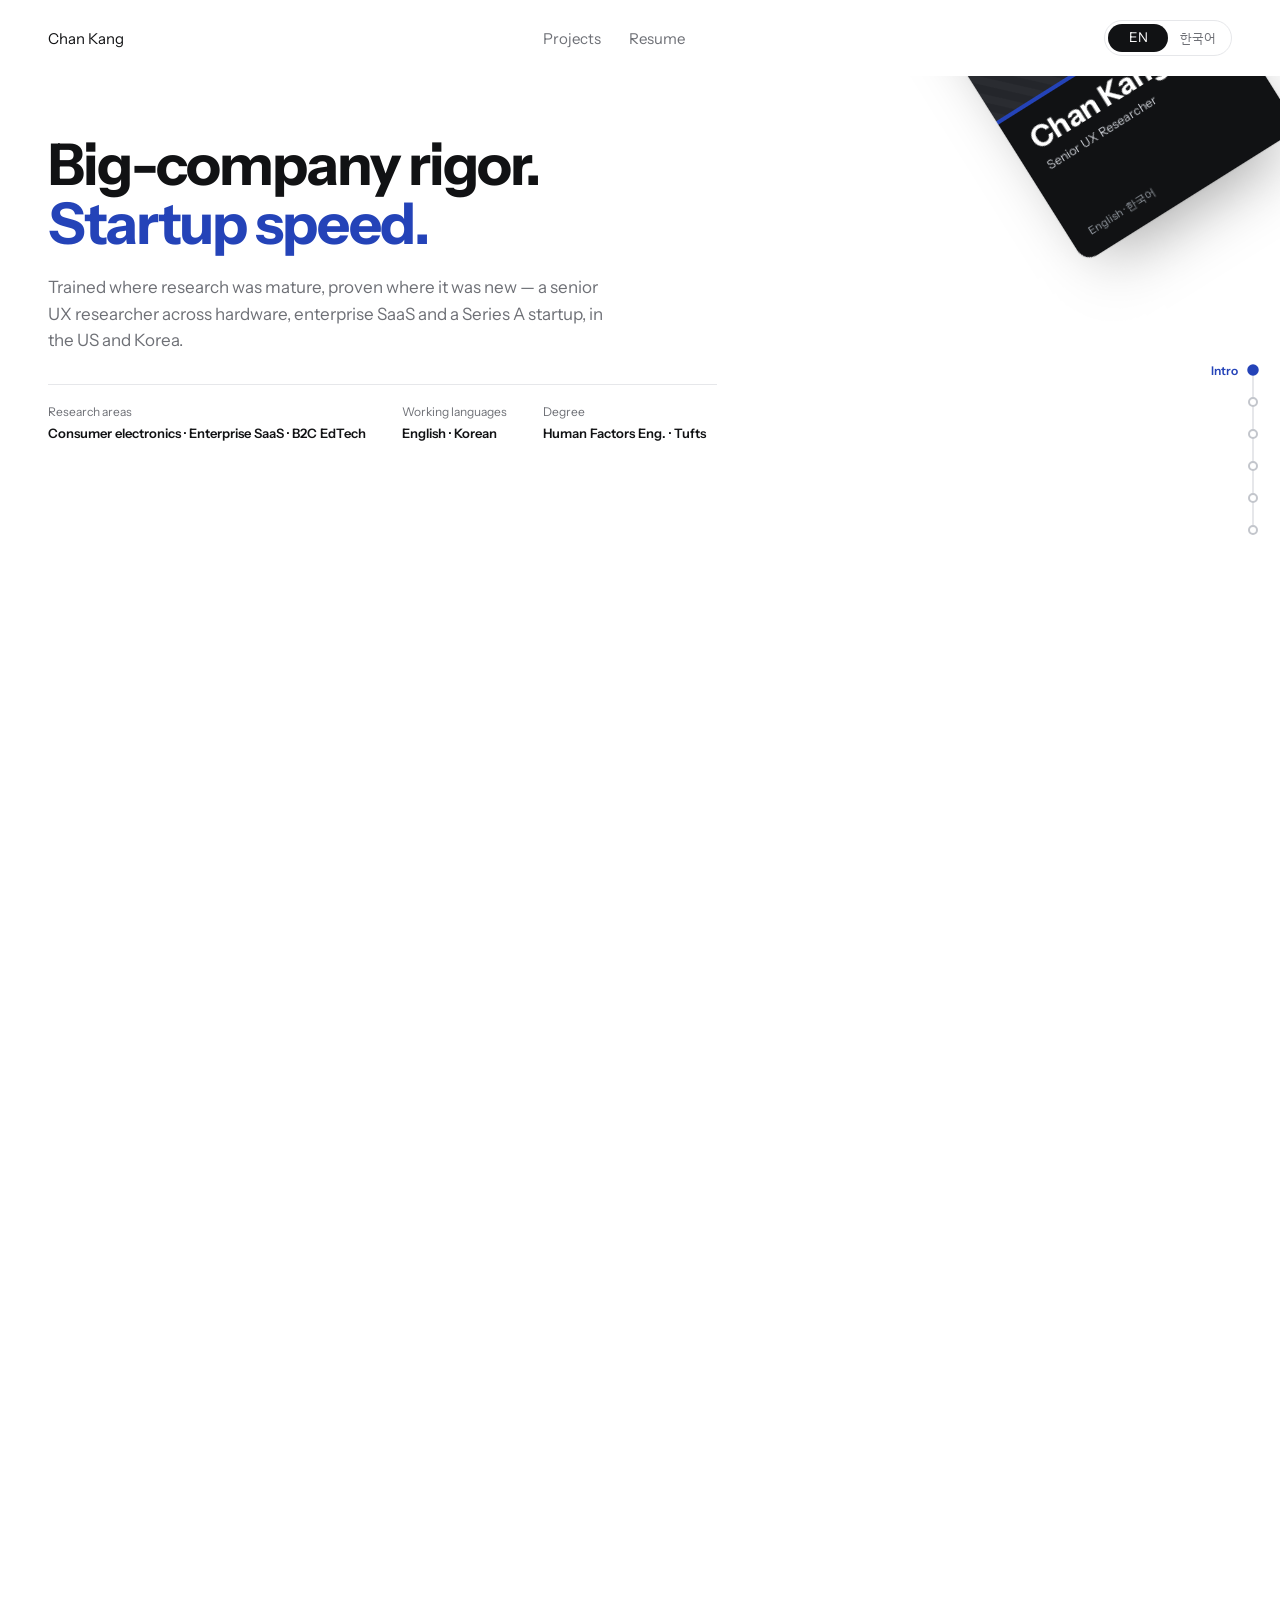
<file: index.html>
<!doctype html>
<html lang="en"><head><meta charset="utf-8"><meta name="viewport" content="width=device-width,initial-scale=1">
<title>강감찬 · Senior UX Researcher</title>
<meta name="description" content="Chan Kang is a senior UX researcher who shapes product direction through a deep understanding of users, working directly with people in both the US and Korean markets.">
<meta property="og:type" content="website"><meta property="og:url" content="https://kamchankang-git.github.io/portfolio/">
<meta property="og:title" content="Chan Kang (강감찬) · Senior UX Researcher">
<meta property="og:description" content="Chan Kang is a senior UX researcher who shapes product direction through a deep understanding of users, working directly with people in both the US and Korean markets.">
<meta property="og:image" content="https://kamchankang-git.github.io/portfolio/assets/og.png"><meta property="og:image:width" content="1200"><meta property="og:image:height" content="630">
<meta name="twitter:card" content="summary_large_image">
<link rel="icon" href="favicon.svg" type="image/svg+xml">
<link href="https://fonts.googleapis.com/css2?family=Instrument+Sans:wght@400;500;600;700&family=Noto+Sans+KR:wght@700;800;900&family=IBM+Plex+Sans+KR:wght@400;500;700&display=swap" rel="stylesheet">
<style>
/* ---------- themes (review switch) ---------- */
body[data-theme="1"]{--bg:#FFFFFF;--ink:#111214;--muted:#6E7076;--ac:#2443B8;--rule:#E6E7EA;--head:'Schibsted Grotesk',sans-serif;--hw:800;--hls:-.035em;--body:'Schibsted Grotesk',sans-serif;--ko:'IBM Plex Sans KR',sans-serif;--kohead:'IBM Plex Sans KR',sans-serif;--kohw:700}
body[data-theme="2"]{--bg:#F6F6F3;--ink:#121212;--muted:#6F6F6A;--ac:#2443B8;--rule:#E3E3DE;--head:'Gloock',serif;--hw:400;--hls:-.01em;--body:'Familjen Grotesk',sans-serif;--ko:'IBM Plex Sans KR',sans-serif;--kohead:'Hahmlet',serif;--kohw:600}
body[data-theme="3"]{--bg:#EDF1F7;--ink:#0E1A33;--muted:#5D6A82;--ac:#1E3FBF;--rule:#D6DDE8;--head:'Familjen Grotesk',sans-serif;--hw:700;--hls:-.03em;--body:'Familjen Grotesk',sans-serif;--ko:'Gothic A1',sans-serif;--kohead:'Gothic A1',sans-serif;--kohw:700}
body[data-enf="hanken"]{--head:'Hanken Grotesk',sans-serif;--body:'Hanken Grotesk',sans-serif}
body[data-enf="gloock"]{--head:'Gloock',serif;--hw:400;--hls:-.01em;--body:'Hanken Grotesk',sans-serif}
body[data-enf="instrument"]{--head:'Instrument Sans',sans-serif;--hw:700;--body:'Instrument Sans',sans-serif}
body[data-kof="gothic"]{--kohead:'Gothic A1',sans-serif;--kohw:800}
body[data-kof="noto"]{--kohead:'Noto Sans KR',sans-serif;--kohw:800}
body[data-kof="hahmlet"]{--kohead:'Hahmlet',serif;--kohw:600}
body[data-punct="ko"][data-lang="ko"] h1,body[data-punct="ko"][data-lang="ko"] .co,body[data-punct="ko"][data-lang="ko"] .lead2{font-family:var(--kohead)!important}
*{box-sizing:border-box;margin:0}
body{transition:background-color .6s ease;background:var(--bg);color:var(--ink);font-family:var(--body)}
body[data-lang="ko"] .lead2{font-family:'Instrument Sans',var(--kohead);font-weight:600}
body[data-lang="ko"]{font-family:var(--ko);word-break:keep-all}
[data-ko]{}
.small{font-size:12px;color:var(--muted)}
nav{position:fixed;inset:0 0 auto;display:flex;justify-content:space-between;align-items:center;padding:20px 48px;font-size:14px;z-index:20;background:var(--bg)}
nav .links{display:flex;gap:28px;color:var(--muted)}
.lang{display:inline-flex;border:1px solid var(--rule);border-radius:999px;padding:3px;position:relative;font-size:12px}
.lang button{all:unset;cursor:pointer;padding:5px 12px;border-radius:999px;position:relative;z-index:1;color:var(--muted)}
.lang button.on{color:var(--bg)}
.lang i{position:absolute;top:3px;bottom:3px;left:3px;width:calc(50% - 3px);border-radius:999px;background:var(--ink);transition:transform .3s cubic-bezier(.2,.8,.2,1)}
body[data-lang="ko"] .lang i{transform:translateX(100%)}
.stage{height:540vh;position:relative}
.sticky{position:sticky;top:0;height:100vh;overflow:hidden;display:grid;grid-template-columns:minmax(0,1.3fr) minmax(0,1fr);padding:0 48px}
.copy{position:relative;z-index:3;height:100vh}
.pc{position:absolute;left:0;right:0;top:15vh;transition:opacity .45s ease,transform .6s cubic-bezier(.2,.8,.2,1)}
.pc.off{opacity:0;transform:translateY(28px);pointer-events:none}
.pc.up{opacity:0;transform:translateY(-28px);pointer-events:none}
.eyeb{font-size:13px;color:var(--ac);font-weight:600;margin-bottom:14px}
.co{font-family:var(--head);font-weight:var(--hw);letter-spacing:var(--hls);font-size:clamp(40px,4.5vw,74px);line-height:1.02}
.lead2{font-size:clamp(20px,1.8vw,28px);line-height:1.35;margin-top:14px;max-width:620px;font-weight:500}
.pts{margin-top:22px;display:grid;gap:10px;max-width:600px}
.pts div{font-size:15px;line-height:1.55;color:var(--pt,#3b3d42);padding-left:16px;position:relative}
.pts div:before{content:"";position:absolute;left:0;top:.62em;width:6px;height:6px;border-radius:50%;background:var(--ac)}
.mrow{display:flex;align-items:center;gap:20px;margin-top:26px}
.mrow .n{font-family:var(--head);font-weight:var(--hw);letter-spacing:var(--hls);font-size:52px;line-height:1;color:var(--ac)}
.mrow .d{font-size:14px;color:var(--muted);max-width:280px;line-height:1.45}
.corow{display:flex;align-items:flex-end;gap:18px}
.meta2{font-size:13px;color:var(--muted);line-height:1.45;padding-bottom:10px}
.cat{font-size:13px;color:var(--ac);font-weight:600;margin-bottom:10px}
.mx{display:flex;align-items:flex-end;gap:20px;margin-top:28px}
.mx .n{font-family:var(--head);font-weight:var(--hw);letter-spacing:var(--hls);font-size:64px;line-height:.9;color:var(--ac)}
.mx .r{padding-bottom:4px}
.mx .d{font-size:14px;color:var(--muted);line-height:1.45;max-width:300px}
.go3{display:inline-block;margin-top:26px;font-size:15.5px;font-weight:700;color:var(--ink);text-decoration:none;border-bottom:2px solid var(--ink);padding-bottom:2px}
.go3:hover{color:var(--ac);border-color:var(--ac)}
.mcta{display:flex;align-items:center;gap:22px;margin-top:26px;padding:16px 20px 16px 18px;border:1px solid var(--rule);border-radius:12px;max-width:600px;text-decoration:none;color:inherit;transition:border-color .2s,transform .2s}
.mcta:hover{border-color:var(--ac);transform:translateY(-2px)}
.mcta .n{font-family:var(--head);font-weight:var(--hw);letter-spacing:var(--hls);font-size:48px;line-height:1;color:var(--ac)}
.mcta .d{font-size:14px;color:var(--muted);line-height:1.45;flex:1}
.mcta .go2{font-size:14px;font-weight:600;white-space:nowrap}
.tags{display:flex;gap:6px;flex-wrap:wrap;margin-top:18px}.tags span.dom{background:#111214;color:#fff;border-color:#111214}.tags span{font-size:12px;color:var(--muted);border:1px solid var(--rule);border-radius:999px;padding:3px 10px}
.link{display:inline-block;margin-top:22px;font-size:14px;font-weight:600;color:var(--ink);border-bottom:1.5px solid var(--ink);padding-bottom:2px}
.photo{width:64px;height:64px;border-radius:10px;background:repeating-linear-gradient(45deg,#eef0f4 0 6px,#e3e6ec 6px 12px);display:flex;align-items:center;justify-content:center;font-size:10px;color:var(--muted);margin-bottom:10px}
h1{font-family:var(--head);font-weight:var(--hw);letter-spacing:var(--hls);font-size:clamp(40px,4.5vw,74px);line-height:1.02}
body[data-lang="ko"] h1{font-family:'Instrument Sans',var(--kohead);font-weight:var(--kohw);letter-spacing:-.03em;font-size:clamp(30px,3.1vw,50px);line-height:1.28;word-break:keep-all}
h1 em{font-style:normal;color:var(--ac)}
body[data-lang="ko"] .co{font-family:'Instrument Sans',var(--kohead);font-weight:var(--kohw);letter-spacing:-.03em}
.sub{font-size:17px;line-height:1.55;color:var(--muted);margin-top:22px;max-width:560px}
.axes{display:grid;grid-template-columns:repeat(4,max-content);gap:0 36px;margin-top:30px;padding-top:18px;border-top:1px solid var(--rule)}
.axes div{font-size:13px;color:var(--muted);line-height:1.5}
.axes b{display:block;color:var(--ink);font-weight:600}
/* badge */
.rigwrap{position:relative;height:100vh}
svg.lanyard{position:absolute;inset:0;width:100%;height:100%;overflow:visible;pointer-events:none;z-index:4}
.badge{position:absolute;width:252px;height:364px;margin-left:-126px;z-index:5;cursor:pointer;user-select:none;perspective:1100px}
.flipper{position:absolute;inset:0;transform-style:preserve-3d;transition:transform .7s cubic-bezier(.2,.8,.2,1)}
.badge.flipped .flipper{transform:rotateY(180deg)}
.face{position:absolute;inset:0;border-radius:14px;backface-visibility:hidden;overflow:hidden;box-shadow:0 34px 60px -24px rgba(0,0,0,.35),0 0 0 1px rgba(0,0,0,.07);display:grid;grid-template-columns:44px 1fr}
#badge{--bg:#fff;--ink:#111214;--muted:#6E7076;--ac:#2443B8;--rule:#E6E7EA;--pt:#3b3d42;color:#111214}
.face.back{transform:rotateY(180deg)}
.rail{position:fixed;right:22px;top:50%;transform:translateY(-50%);z-index:30;display:flex;flex-direction:column;gap:14px;padding:10px 0;align-items:flex-end}
.rail .rtrack{position:absolute;right:4px;top:16px;bottom:16px;width:2px;background:var(--rule);border-radius:2px}
.rail .rtrack i{position:absolute;left:0;top:0;width:100%;height:0;background:var(--ac);border-radius:2px;transition:height .3s}
.rail button{all:unset;cursor:pointer;display:flex;align-items:center;gap:10px;position:relative;height:18px}
.rail b{width:10px;height:10px;border-radius:50%;background:var(--bg);border:2px solid #c3c6cc;box-sizing:border-box;transition:transform .25s var(--ease-out),background-color .25s ease,border-color .25s ease}
.rail button.on b{background:var(--ac);border-color:var(--ac);transform:scale(1.15)}
.rail em{font-style:normal;font-size:12px;color:var(--muted);opacity:0;transform:translateX(6px);transition:opacity .2s,transform .2s;white-space:nowrap}
.rail:hover em,.rail button.on em{opacity:1;transform:none}.rail button.on em{color:var(--ac);font-weight:600}
.rail button:hover em{color:var(--ink)}
body.past .rail{opacity:0;pointer-events:none}
#tune label{display:block;margin-top:8px;color:#444}#tune label span{float:right;font-variant-numeric:tabular-nums;color:#2443B8}#tune input{width:100%}#tune .tb{display:flex;gap:6px;margin-top:8px}#tune button{flex:1;padding:6px;border:1px solid #ccc;border-radius:8px;background:#fff;cursor:pointer}#tune pre{white-space:pre-wrap;word-break:break-all;font-size:10px;color:#666;margin-top:8px}
.face::after{content:'';position:absolute;inset:0;pointer-events:none;background:linear-gradient(115deg,transparent 38%,rgba(255,255,255,.65) 50%,transparent 62%);background-size:260% 100%;background-position:160% 0;opacity:0;z-index:5}
.shine:not(.flipped) .face:not(.back)::after,.shine.flipped .face.back::after{animation:gloss .85s cubic-bezier(.3,.6,.3,1) .12s}
@keyframes gloss{0%{opacity:0;background-position:170% 0}18%{opacity:1}78%{opacity:1}100%{opacity:0;background-position:-70% 0}}
svg.lanyard path{transition:fill .25s}
.tags{display:flex;flex-wrap:wrap;gap:6px;margin:8px 0 18px}.tags span{font-size:11.5px;font-weight:500;padding:5px 9px;border:1px solid #d9dce1;border-radius:999px;color:#2a2d33;line-height:1}
.side{display:flex;align-items:center;justify-content:center}
.side span{writing-mode:vertical-rl;transform:rotate(180deg);font-size:12px;font-weight:600;letter-spacing:.2em;text-transform:uppercase}
.main{background:#fff;padding:30px 18px 16px 18px;position:relative;display:flex;flex-direction:column}
.slot{position:absolute;z-index:3;top:11px;left:50%;width:44px;height:7px;margin-left:-22px;border-radius:6px;background:#EEE;box-shadow:inset 0 1px 2px rgba(0,0,0,.25)}
.kind{font-size:11px;color:var(--muted)}
.nm{font-family:var(--head);font-weight:var(--hw);letter-spacing:var(--hls);font-size:32px;line-height:1;margin-top:6px}
.rl{font-size:12.5px;color:var(--muted);margin-top:6px}
.lb{font-size:11px;color:var(--muted);margin-top:14px}
.v{font-size:13px;margin-top:3px;line-height:1.4}
.big{font-family:var(--head);font-weight:var(--hw);letter-spacing:var(--hls);font-size:46px;line-height:1;margin-top:4px}
.ft{margin-top:auto;display:flex;justify-content:space-between;font-size:11px;color:var(--muted)}
.chips{display:flex;flex-wrap:wrap;gap:5px;margin-top:5px}
.chip{font-size:11px;padding:3px 8px;border-radius:999px;background:var(--ink);color:#fff}
.logo{height:64px;display:flex;align-items:center;margin:8px 0 18px}
.logo img{max-height:44px;max-width:150px;object-fit:contain}
.ttl{font-family:var(--head);font-weight:700;font-size:24px;line-height:1.08;letter-spacing:-.02em}
.dept{font-size:13px;color:var(--muted);margin-top:6px}
.idrow{margin-top:auto;display:grid;grid-template-columns:1fr;gap:6px 10px;font-size:11px}
.idrow span{color:var(--muted)}.idrow b{font-weight:600;display:block;color:var(--ink);font-size:12px}
.bars{height:22px;margin-top:12px;background:repeating-linear-gradient(90deg,var(--ink) 0 2px,transparent 2px 4px,var(--ink) 4px 5px,transparent 5px 8px,var(--ink) 8px 11px,transparent 11px 13px);opacity:.85}
.idc{position:absolute;inset:0;border-radius:14px;overflow:hidden;background:var(--ink);color:#fff;display:flex;flex-direction:column}
.idc .ph{height:54%;background:repeating-linear-gradient(45deg,#2a2c31 0 8px,#24262b 8px 16px);display:flex;align-items:center;justify-content:center;color:#8a8d94;font-size:12px}
.idc .bd{padding:16px 20px 16px;display:flex;flex-direction:column;flex:1}
.idc .k2{font-size:11px;color:#9aa0a8}
.idc .n2{font-family:var(--head);font-weight:700;font-size:30px;line-height:1;margin-top:6px;letter-spacing:-.02em}
.idc .r2{font-size:12.5px;color:#c9ccd2;margin-top:6px}
.idc .f2{margin-top:auto;display:flex;justify-content:space-between;font-size:11px;color:#9aa0a8}
.idc .acc{position:absolute;left:0;right:0;top:54%;height:4px;background:var(--ac)}
.ylogo{height:44px;width:150px;border:1.5px dashed #c9cdd4;border-radius:8px;display:flex;align-items:center;justify-content:center;font-size:12px;color:#9aa0a8}
.nextc .main{position:relative;overflow:hidden;color:#17181d;background:linear-gradient(150deg,rgba(255,255,255,.78),rgba(232,238,255,.55)),radial-gradient(90% 70% at 100% 0%,#cdd7ff,transparent 60%),radial-gradient(90% 70% at 0% 100%,#e6dcff,transparent 60%),#eef1fb}
.nextc .main:before{content:'';position:absolute;inset:-40%;background:conic-gradient(from 0deg,transparent 0 20%,rgba(255,255,255,.8) 25%,transparent 32% 70%,rgba(255,255,255,.65) 76%,transparent 82%);animation:sheen 9s linear infinite;pointer-events:none}
@keyframes sheen{to{transform:rotate(360deg)}}
.nextc .main>*{position:relative}
.nextc .side{background:linear-gradient(180deg,rgba(255,255,255,.92),rgba(208,217,255,.92))!important;color:#4a5586!important}
.nextc .ttl{color:#17181d}.nextc .dept{color:#7a7f8c}
.nextc .idrow span{color:#8a8f9b}.nextc .idrow b{color:#17181d}
.nextc .ph{border:1.5px dashed rgba(36,67,184,.26);border-radius:7px;color:#9a9fab;font-size:11.5px;display:flex;align-items:center;padding:0 10px;background:rgba(255,255,255,.55)}
.nextc .ylogo.filled{border-style:solid;color:#17181d;font-size:15px;font-weight:700;letter-spacing:-.01em}
.nextc .ylogo{border:1.5px dashed rgba(36,67,184,.26);background:rgba(255,255,255,.55);color:#8a8f9b;font-weight:600}
.nextc .tease{display:flex;flex-direction:column;height:100%;padding-top:6px}
.nextc .tease .t1{white-space:nowrap;font-size:22px;font-weight:700;letter-spacing:-.025em;line-height:1.15;color:#17181d}
.nextc .tease p{font-size:13.5px;line-height:1.55;color:#4b5068;margin-top:12px}
.nextc .tease .t2{color:#17181d;font-weight:600}
.nextc .qrrow{margin-top:auto;display:flex;align-items:flex-end;gap:12px}
.nextc .qrbox{width:84px;height:84px;padding:4px;border-radius:10px;background:rgba(255,255,255,.7);border:1px solid rgba(36,67,184,.15);flex:none}
.nextc .qrbox img,.nextc .qrbox canvas{width:76px!important;height:76px!important}
.nextc .say{font-size:13px;font-weight:600;color:#2443B8;text-decoration:none;padding-bottom:4px}
.nextc .ttlph{height:52px;margin-top:16px;font-size:13px;align-items:flex-start;padding-top:8px}
.nextc .phl{display:inline-block;min-width:58px;border-bottom:1.5px dashed #c3c7d3;height:1em;vertical-align:baseline}
.nextc .pass{display:flex;align-items:center;gap:10px;margin-top:auto}
.nextc .seal{width:40px;height:40px;border-radius:50%;background:conic-gradient(#cdd7ff,#ffffff,#e6dcff,#ffffff,#cdd7ff);animation:sheen 6s linear infinite;box-shadow:inset 0 0 0 5px rgba(255,255,255,.75),0 0 0 1px rgba(0,0,0,.05);flex:none}
body[data-lang="ko"] .nextc .pass span{letter-spacing:0;font-family:inherit;font-size:11.5px}
.nextc .pass span{font:600 10.5px/1.3 ui-monospace,Menlo,monospace;letter-spacing:.14em;color:#7a7f8c}
.bars.holo{background:linear-gradient(90deg,#2443B8,#7B5BD6,#2CC4D9,#2443B8);background-size:300% 100%;animation:holo 6s linear infinite;-webkit-mask:repeating-linear-gradient(90deg,#000 0 2px,transparent 2px 4px,#000 4px 5px,transparent 5px 8px);mask:repeating-linear-gradient(90deg,#000 0 2px,transparent 2px 4px,#000 4px 5px,transparent 5px 8px)}
@keyframes holo{to{background-position:300% 0}}
.cta2{display:flex;gap:12px;margin-top:28px;flex-wrap:wrap}
.status{display:inline-flex;align-items:center;gap:8px;font-size:13px;font-weight:600;color:#1f7a45;background:#e8f5ee;padding:6px 12px;border-radius:999px;margin-bottom:14px}
.status i{width:8px;height:8px;border-radius:50%;background:#22a35a;box-shadow:0 0 0 0 rgba(34,163,90,.5);animation:pulse 1.8s infinite}
@keyframes pulse{70%{box-shadow:0 0 0 8px rgba(34,163,90,0)}100%{box-shadow:0 0 0 0 rgba(34,163,90,0)}}
.blank{display:inline-flex;align-items:center;gap:6px;border:2.5px dashed #b9c0d8;border-radius:16px;padding:2px 26px 8px 22px;color:#b3b8c9;font-weight:700}
.blank i{display:inline-block;width:4px;height:.9em;background:var(--ac);border-radius:2px;animation:caret 1.1s steps(1) infinite;margin-top:6px}
@keyframes caret{50%{opacity:0}}
.co .cin{display:flex;align-items:center;width:min(720px,100%);border-bottom:3px dashed #b9c0d8;padding:0 4px 4px;cursor:text;position:relative}
.co .cin input{all:unset;font:inherit;font-size:clamp(24px,3vw,46px);line-height:1.3;padding:6px 0 4px;color:var(--ink);letter-spacing:inherit;width:100%;min-width:1ch;caret-color:var(--ac)}
.co .cin .car{position:absolute;left:6px;top:12%;width:4px;height:76%;background:var(--ac);border-radius:2px;animation:caret 1.1s steps(1) infinite;pointer-events:none}
.co .cin:focus-within .car,.co .cin.has .car{display:none}
.co .cin:focus-within{border-bottom-color:var(--ac)}
.hint{font-size:13px;color:var(--muted);margin-top:10px}
.reveal{max-height:0;opacity:0;overflow:hidden;transform:translateY(8px);transition:max-height .6s ease,opacity .4s ease,transform .4s ease}
.reveal.on{max-height:420px;opacity:1;transform:none}
.reveal .hi{font-size:18px;font-weight:600;margin-top:26px}
.reveal .cta3{margin-top:14px}
.cvreq{margin-top:18px;font-size:13px;color:var(--muted)}
.cvrow{display:flex;gap:8px;margin-top:8px;max-width:440px}
.cvrow input{flex:1;font:inherit;font-size:14px;padding:10px 12px;border:1px solid var(--rule);border-radius:10px;background:#fff}
.cvrow button{font:inherit;font-size:14px;font-weight:600;padding:10px 14px;border-radius:10px;border:1.5px solid var(--ink);background:#fff;cursor:pointer}
.pw{margin-top:10px}.pw summary{cursor:pointer}
.co .cin input::placeholder{color:#b3b8c9}
.co .cin input:placeholder-shown{border-right:4px solid transparent}
.cta3 button.s{font:inherit;font-size:17px;font-weight:600;padding:17px 26px;border-radius:14px;border:1.5px solid var(--ink);background:transparent;color:var(--ink);cursor:pointer}
.cta3 button.s:hover{background:var(--ink);color:#fff}
.mailx{display:inline-block;margin-top:14px;font-size:13.5px;color:var(--muted);text-decoration:none;border-bottom:1px solid var(--rule)}.mailx:hover{color:var(--ink)}
.modes{font-size:13px;color:var(--muted);margin:-6px 0 14px}
.lk{font-size:12px;font-weight:600;color:var(--muted);letter-spacing:.04em;margin-top:22px}
.lk+.pts{margin-top:10px}
.cta3{display:flex;gap:12px;margin-top:30px;flex-wrap:wrap;align-items:center}
.cta3 a{display:inline-flex;align-items:center;gap:10px;font-size:17px;font-weight:600;padding:17px 26px;border-radius:14px;text-decoration:none;transition:transform .2s,box-shadow .2s,background .2s}
.cta3 .p{background:#0A66C2;color:#fff;box-shadow:0 14px 28px -14px rgba(10,102,194,.7)}.cta3 .p:hover{transform:translateY(-2px);box-shadow:0 18px 34px -14px rgba(10,102,194,.8)}
.cta3 .p b{font-weight:500;opacity:.8}
.cta3 .s{border:1.5px solid var(--ink);color:var(--ink)}.cta3 .s:hover{background:var(--ink);color:#fff}
.pc .cv{display:inline-block;margin-top:16px;font-size:14px;font-weight:600;color:var(--muted);text-decoration:none;border-bottom:1px solid var(--rule)}.pc .cv:hover{color:var(--ink)}
.cta2 a{font-size:15px;font-weight:600;padding:13px 20px;border-radius:999px;text-decoration:none}
.cta2 .p{background:var(--ac);color:#fff}.cta2 .s{border:1.5px solid var(--ink);color:var(--ink)}
.go{display:inline-block;margin-top:10px;font-size:13px;color:var(--ac);font-weight:600}
/* strip */
.strip{position:absolute;left:0;bottom:0;height:20vh;width:400vw;display:flex;z-index:1;opacity:.9}
.strip .panel{width:100vw;height:100%;position:relative}.strip svg{position:absolute;inset:0;width:100%;height:100%}
.ticks{position:absolute;left:48px;right:46%;bottom:48px;display:flex;justify-content:space-between;z-index:2;font-size:12px;color:var(--muted)}
.tick.on{color:var(--ac);font-weight:600}
.progress{position:absolute;left:48px;right:46%;bottom:40px;height:1px;background:var(--rule);z-index:2}.progress i{display:block;height:1px;background:var(--ac);width:0}
.tip{position:absolute;left:50%;transform:translateX(-50%);font-size:12px;color:var(--muted);white-space:nowrap;z-index:6;transition:opacity .4s}
.review{position:fixed;left:16px;bottom:16px;z-index:50;background:#111;color:#fff;font:12px/1 system-ui;border-radius:8px;padding:8px;display:flex;gap:6px;align-items:center}
.review button{all:unset;cursor:pointer;padding:6px 9px;border-radius:5px;background:#333}.review button.on{background:#2443B8}
.after{height:40vh}
@media (prefers-reduced-motion:reduce){.flipper{transition:none}}
.rt{display:flex;gap:12px;align-items:center}.rbtn{font-size:13px;font-weight:600;padding:6px 14px;border:1.5px solid var(--ink);border-radius:999px;text-decoration:none;color:var(--ink);transition:background .2s,color .2s}.rbtn:hover{background:var(--ink);color:var(--bg,#fff)}nav .links a{text-decoration:none;color:inherit}nav .links a.on{color:var(--ink)}.kind:empty{display:none}
@media (max-width:760px){
 nav{padding:12px 16px;gap:8px}nav .links{gap:14px;font-size:13px}.rbtn{padding:5px 10px;font-size:12px}.lang button{padding:4px 9px}
 .sticky{grid-template-columns:1fr;grid-template-rows:46vh 1fr;padding:0 16px}
 .rigwrap{grid-row:1;height:46vh;transform:scale(.56);transform-origin:50% 0}
 .copy{grid-row:2;height:auto;min-height:0}
 .pc{top:0}
 .co,h1{font-size:34px!important}.lead2{font-size:18px}.pts div{font-size:14px}.pts{margin-top:14px;gap:6px}
 .sub{font-size:14px}.axes{display:none}
 .mx .n,.mx b{font-size:44px}
 .rail,.tip{display:none!important}
 .cta3{flex-direction:column;align-items:stretch;gap:8px;margin-top:18px}.cta3 a,.cta3 button.s{justify-content:center;font-size:15px;padding:13px 18px}
 .status{margin-bottom:8px}.modes{margin:0 0 10px}
 .co .cin input{font-size:24px!important}
 .lk{margin-top:14px}
}

:root{--ease-out:cubic-bezier(.23,1,.32,1)}
.cta3 a,.cta3 button.s,.rbtn,.cvbox .go2,.sub button,.flist a{transition:transform 160ms var(--ease-out),background-color .2s ease,color .2s ease,box-shadow .2s ease}
.cta3 a:active,.cta3 button.s:active,.rbtn:active,.cvbox .go2:active,.sub button:active{transform:scale(.97)}
@media (hover:none){.cta3 .p:hover{transform:none}.post:hover h2,.flist a[href]:hover h3{color:inherit}}
@media (prefers-reduced-motion:reduce){.nextc .main:before,.nextc .seal,.status i,.bars.holo{animation:none!important}}
.rt{display:flex;align-items:center;gap:10px}
.rbtn{display:inline-flex!important;align-items:center;box-sizing:border-box;height:32px;padding:0 14px!important;font-size:13px!important;line-height:1}
.lang{box-sizing:border-box;height:32px;width:116px;align-items:center;font-size:12.5px!important}
.lang button:last-of-type{font-size:11.5px;letter-spacing:-.02em}.lang button{flex:1;display:inline-flex!important;align-items:center;justify-content:center;height:24px;padding:0!important;line-height:1}
@media (max-width:760px){.rbtn{height:28px;padding:0 10px!important;font-size:12px!important}.lang{height:28px;width:100px}.lang button{height:20px}}
.f2{font-size:13px}.lb{font-size:12px}
.idc .ph{padding:0;border:0;border-radius:0;overflow:hidden}.idc .ph img{width:100%;height:100%;object-fit:cover;object-position:50% 35%;display:block;pointer-events:none}
.axes{grid-template-columns:repeat(3,max-content);gap:14px 36px}
.bgline{font-size:13px;color:var(--muted);margin-top:14px}
@media (max-width:1180px){.axes{grid-template-columns:repeat(2,max-content)}}
nav .brand{color:inherit;text-decoration:none}
.mhint{display:none}.mtap{display:none}
@media (max-width:760px){
 .mhint{display:block;font-size:12.5px;color:var(--muted);margin-top:14px}
 .mtap{display:block;position:absolute;left:0;right:0;text-align:center;font-size:12px;color:var(--muted);z-index:6;pointer-events:none;transition:opacity .3s}
 .rail{display:flex!important;right:4px;gap:10px;padding:6px 0;opacity:0!important;pointer-events:none!important;transition:opacity .35s}
 .rail.show{opacity:1!important}
 .rail em{display:none}
 .rail b{width:8px;height:8px;border-width:1.5px}
 .rail .rtrack{right:3px;top:10px;bottom:10px}
 .rail .rtrack i{transition:none}
 .rail button{height:12px}
}
.axes .al{display:block;font-size:12px;color:var(--muted);margin-bottom:3px}
.badge{touch-action:pan-y}
@media (max-width:760px){.nextc .main:before{animation-iteration-count:1}.nextc .seal{animation-iteration-count:1}}
@media (max-width:760px){.face.nextc{-webkit-backface-visibility:hidden;transform:translateZ(1px)}.face.back.nextc{transform:rotateY(180deg) translateZ(1px)}.badge.flipping .nextc .main:before,.badge.flipping .nextc .seal,.badge.flipping .nextc::after{animation:none!important}}
@media (max-width:760px){.badge{touch-action:none}.copy{pointer-events:none}.pc:not(.off):not(.up){pointer-events:auto}}
.after{height:0}
.meta2 span{display:block}
@media (max-width:760px){
 .bgline,.axes{display:none}
 .corow{flex-direction:column;align-items:flex-start;gap:6px}
 .meta2{padding-bottom:0}.meta2 span{display:inline}.meta2 span+span:before{content:' · '}
}
@media (max-width:760px) and (max-height:780px){
 .status{margin-bottom:4px}.modes{margin:0 0 4px}.co .cin input{font-size:21px!important}
 .lk{margin-top:8px}.pts{margin-top:8px;gap:3px}.pts div{font-size:13.5px;line-height:1.4}
 .cta3{gap:6px;margin-top:12px}.cta3 a,.cta3 button.s{padding:11px 18px}
 .mailx{margin-top:10px}
 .cat{margin-bottom:4px}.corow{gap:2px}.lead2{font-size:16px;margin-top:8px}.mx{margin-top:14px}.mx .n,.mx b{font-size:36px}
}
.mx{align-items:stretch}
.mx .r{display:flex;flex-direction:column;justify-content:space-between;padding:4px 0 2px}
.mx .go3{margin-top:0;align-self:flex-start}
</style><link rel="stylesheet" href="site.css?v=12">
</head>
<body data-theme="1" data-lang="en" data-enf="instrument" data-kof="noto" data-punct="inst">
<nav><a class="brand" href="index.html" data-en="Chan Kang" data-ko="강감찬">Chan Kang</a>
 <span class="links"><a href="work.html">Projects</a></span>
 <span class="rt"><a class="rbtn" href="#">Resume</a><span class="lang"><i></i><button data-l="en" class="on">EN</button><button data-l="ko">한국어</button></span></span></nav>

<section class="stage" id="stage"><div class="sticky">
 <div class="copy" id="copy"></div>
 <div class="rigwrap" id="rigwrap">
  <svg class="lanyard"><path id="sL"/><path id="sR"/></svg>
  <div class="badge" id="badge"><div class="flipper" id="flipper"></div></div>
  <svg class="lanyard" style="z-index:7"><g id="clipG"><rect x="-9" y="-10" width="18" height="30" rx="5" fill="none" stroke="#a9acb2" stroke-width="3.2"/><rect x="-6" y="-16" width="12" height="9" rx="2" fill="#a9acb2"/></g></svg>
  <div class="tip" id="tip" data-en="Tap to flip · scroll for career ↓" data-ko="탭하면 뒤집혀요 · 스크롤하면 경력이 이어져요 ↓">Tap to flip · scroll for career ↓</div>
 </div>
 <div class="rail" role="navigation" aria-label="Career"><div class="rtrack"><i id="rfill"></i></div>
  <button data-i="-1"><em>Intro</em><b></b></button><button data-i="0"><em>2018 Bose</em><b></b></button><button data-i="1"><em>2019 Akamai</em><b></b></button><button data-i="2"><em>2021 Sendbird</em><b></b></button><button data-i="3"><em>2023 Sling</em><b></b></button><button data-i="4"><em>Next</em><b></b></button></div>
 <div class="progress" style="display:none"><i id="bar"></i></div>
 <div class="ticks" style="display:none"><span class="tick">2018 Bose</span><span class="tick">2019 Akamai</span><span class="tick">2021 Sendbird</span><span class="tick">2023 Sling</span><span class="tick">Next</span></div>
 <div id="strip"></div>
</div></section>
<div class="after"></div>


<script src="vendor/qrcode.min.js"></script>
<script>
const KHS={
a:['사용자 이해를<br><em>제품의 결정으로.</em>','Fortune 500부터 시리즈 A 스타트업까지, 하드웨어와 디지털 제품을 연구해 온 UX 리서처입니다. 미국과 한국, 두 시장의 사용자를 직접 만나 왔습니다.'],
b:['Fortune 500부터<br><em>시리즈 A 스타트업까지.</em>','사용자 이해로 제품의 방향을 이끌어 온 UX 리서처입니다. 미국과 한국, 두 시장의 사용자를 직접 만나 왔습니다.'],
c:['제품의 방향을<br><em>사용자 이해로.</em>','Fortune 500부터 시리즈 A 스타트업까지, 하드웨어와 디지털 제품을 연구해 온 UX 리서처입니다. 미국과 한국, 두 시장의 사용자를 직접 만나 왔습니다.'],
d:['리서치가<br><em>결정이 되도록.</em>','Fortune 500부터 시리즈 A 스타트업까지, 하드웨어와 디지털 제품을 연구해 온 UX 리서처입니다. 미국과 한국, 두 시장의 사용자를 직접 만나 왔습니다.'],
e:['Big-company rigor.<br><em>Startup speed.</em>','Fortune 500부터 시리즈 A 스타트업까지, 하드웨어와 디지털 제품을 연구해 온 UX 리서처입니다. 미국과 한국, 두 시장의 사용자를 직접 만나 왔습니다.'],
z:['큰 조직의 체계,<br><em>스타트업의 속도.</em>','리서치가 자리 잡은 조직에서 배우고, 리서치가 처음인 조직에서 증명했습니다. 하드웨어, 엔터프라이즈 SaaS, 시리즈 A 스타트업을 거친 시니어 UX 리서처입니다.']};
const KH=KHS[new URLSearchParams(location.search).get('h')]||KHS.b;

const T={
 id:{side:'Chan Kang',sideBg:'var(--ink)',sideFg:'#fff',
  en:{kind:'',nm:'Chan Kang',rl:'Senior UX Researcher',rows:[['Trained in','<span class="chips"><span class="chip">Human Factors Eng. · Tufts</span></span>'],['Languages','<span class="chips"><span class="chip">English</span><span class="chip">한국어</span></span>']],ft:['','Tap'],
      back:[['Interested in','B2C products · global growth · monetization'],['Location','Seoul · Remote · Hybrid']],go:'See my work →'},
  ko:{kind:'',nm:'강감찬',rl:'시니어 UX 리서처',rows:[['전공','<span class="chips"><span class="chip">인간공학 · 터프츠</span></span>'],['언어','<span class="chips"><span class="chip">English</span><span class="chip">한국어</span></span>']],ft:['','탭'],
      back:[['관심 분야','B2C 제품 · 글로벌 · 수익화'],['근무지','서울 · 원격 · 하이브리드']],go:'작업 보기 →'}},
 bose:{side:'Bose',sideBg:'#16181D',sideFg:'#fff',
  en:{kind:'Employee · 2018–2019',nm:'Bose',rl:'User Researcher · Hardware',rows:[['Gesture accuracy · chosen configuration','<div class="big">94%</div>']],ft:['01 / 04','Framingham, MA'],back:[['What I did','Gesture-testing protocol for the first touch-interface headphones (NCH 700); a reusable touch-test framework']],go:'Read the case →'},
  ko:{kind:'재직 · 2018–2019',nm:'Bose',rl:'User Researcher · 하드웨어',rows:[['선택된 구성의 제스처 정확도','<div class="big">94%</div>']],ft:['01 / 04','Framingham, MA'],back:[['한 일','첫 터치 인터페이스 헤드폰(NCH 700) 제스처 테스트 설계, 재사용 가능한 터치 테스트 체계 구축']],go:'케이스 보기 →'}},
 akamai:{side:'Akamai',sideBg:'#3A5A7A',sideFg:'#fff',
  en:{kind:'Employee · 2019–2021',nm:'Akamai',rl:'UX Researcher · Enterprise SaaS',rows:[['Paid-feature discovery','<div class="big">+30%</div>']],ft:['02 / 04','Cambridge, MA'],back:[['What I did','Mixed-methods research on the free-to-paid journey; navigation fixes for a product used by 1,000+ companies']],go:'Research index →'},
  ko:{kind:'재직 · 2019–2021',nm:'Akamai',rl:'UX Researcher · 엔터프라이즈 SaaS',rows:[['유료 기능 발견율','<div class="big">+30%</div>']],ft:['02 / 04','Cambridge, MA'],back:[['한 일','무료→유료 전환 여정 혼합 연구, 고객사 1,000곳 이상이 쓰는 제품의 내비게이션 개선']],go:'연구 목록 →'}},
 sendbird:{side:'Sendbird',sideBg:'#5B4BB0',sideFg:'#fff',
  en:{kind:'Employee · 2021–2023',nm:'Sendbird',rl:'UX Researcher · B2B SaaS',rows:[['Cost per study, after building the first research panel','<div class="big">1/10</div>']],ft:['03 / 04','Seoul'],back:[['What I did','Built the company\'s first research panel; turned foundational research into core UX principles']],go:'Research index →'},
  ko:{kind:'재직 · 2021–2023',nm:'Sendbird',rl:'UX Researcher · B2B SaaS',rows:[['첫 리서치 패널 구축 후 리서치 운영 비용','<div class="big">1/10</div>']],ft:['03 / 04','서울'],back:[['한 일','회사 최초의 리서치 패널 구축, 기초 연구를 핵심 UX 원칙으로 정리']],go:'연구 목록 →'}},
 sling:{side:'Sling',sideBg:'var(--ac)',sideFg:'#fff',
  en:{kind:'Employee · 2023–2026',nm:'Sling',rl:'Senior UX Researcher',rows:[['YoY quarterly revenue','<div class="big">+216%</div>']],ft:['04 / 04','Seoul'],back:[['What I did','Premium redesign from JTBD + conjoint (N=455); US market entry research — four Go/No-go calls']],go:'Read the cases →'},
  ko:{kind:'재직 · 2023–2026',nm:'Sling',rl:'Senior UX Researcher',rows:[['분기 매출 전년 대비','<div class="big">+216%</div>']],ft:['04 / 04','서울'],back:[['한 일','JTBD·컨조인트(N=455) 기반 이용권 재설계, 미국 시장 진출 리서치(시험 시장별 Go/No-go 권고)']],go:'케이스 보기 →'}}
};
const FRONT={'bose':{'logo':'Bose_logo.svg','en':{'dept':'Product Design','area':'Consumer Electronics','loc':'Framingham, MA'},'ko':{'dept':'Product Design','area':'소비자 전자기기','loc':'Framingham, MA'}},
'akamai':{'logo':'Akamai_logo.svg','en':{'dept':'Platform','area':'Enterprise SaaS','loc':'Cambridge, MA'},'ko':{'dept':'Platform','area':'엔터프라이즈 SaaS','loc':'Cambridge, MA'}},
'sendbird':{'logo':'Sendbird_logo.svg','en':{'dept':'Design','area':'B2B SaaS','loc':'Seoul · remote'},'ko':{'dept':'Design','area':'B2B SaaS','loc':'서울 · 원격'}},
'sling':{'logo':'Sling_logo.png','en':{'dept':'ORZO Tribe','area':'Series A EdTech','loc':'Seoul'},'ko':{'dept':'ORZO Tribe','area':'시리즈 A 에듀테크','loc':'서울'}}};
T.next={side:'Your team',sideBg:'linear-gradient(180deg,rgba(255,255,255,.92),rgba(208,217,255,.92))',sideFg:'#4a5586',
 en:{kind:'Next · 2026–',nm:'',rl:'Senior UX Researcher',rows:[],ft:['05 / 05','Seoul'],back:[['To issue this badge','1 · Say hi on LinkedIn<br>2 · Tell me the problem<br>3 · Fill in your logo'],['Open to','Seoul · Remote · Hybrid']],go:'Download resume →'},
 ko:{kind:'다음 · 2026–',nm:'',rl:'Senior UX Researcher',rows:[],ft:['05 / 05','서울'],back:[['이 명찰을 발급하려면','1 · LinkedIn으로 인사하기<br>2 · 풀고 싶은 문제 알려주기<br>3 · 로고 채우기'],['근무 형태','서울 · 원격 · 하이브리드']],go:'이력서 받기 →'}};
const TAGS={bose:['Consumer Hardware','Gesture Interaction','Usability Testing','Experimental Design','Audio & Voice UX','Concept Testing','Audio AR'],
akamai:['Enterprise SaaS','Admin Experience','Information Architecture','Product-Led Growth','Mixed Methods','Research Democratization'],
sendbird:['Developer Platform','Developer Experience','ResearchOps','Conversation Analysis','Omnichannel CX','Benchmark Testing','Thought Leadership'],
sling:['B2C EdTech','Tablet & Mobile','Monetization','Pricing Research','Global Expansion','Product Analytics','AI-assisted Research']};
const order=['id','bose','akamai','sendbird','sling','next'];
const P={
 id:{en:`<h1>Big-company rigor.<br><em>Startup speed.</em></h1><p class="sub">Trained where research was mature, proven where it was new — a senior UX researcher across hardware, enterprise SaaS and a Series A startup, in the US and Korea.</p><p class="mhint">Scroll for career ↓</p><div class="axes"><div><span class="al">Research areas</span><b>Consumer electronics · Enterprise SaaS · B2C EdTech</b></div><div><span class="al">Working languages</span><b>English · Korean</b></div><div><span class="al">Degree</span><b>Human Factors Eng. · Tufts</b></div></div>`,
     ko:`<h1>${KH[0]}</h1><p class="sub">${KH[1]}</p><p class="mhint">스크롤하면 경력이 이어져요 ↓</p><div class="axes"><div><span class="al">연구 영역</span><b>소비자 전자기기 · 엔터프라이즈 SaaS · B2C 에듀테크</b></div><div><span class="al">업무 언어</span><b>영어 · 한국어</b></div><div><span class="al">전공</span><b>인간공학 · Tufts</b></div></div>`},
 bose:{en:{cat:'Hardware',y:'2018–2019',loc:'Framingham, MA',c:'Bose',l:'Shaped the gesture experience of Bose’s first touch-control headphones.',p:['Designed the gesture-testing protocol for the NCH 700 — a counterbalanced study with 23 participants','Built the experiment setup that became the template for later touch-tuning studies','Flagged comprehension issues in a voice-prompt change, which led to the update being pulled'],n:'94%',d:'gesture accuracy of the chosen configuration',k:'Read the case',href:'work_case_bose.html'},
       ko:{cat:'하드웨어',y:'2018–2019',loc:'Framingham, MA',c:'Bose',l:'Bose의 첫 터치 컨트롤 헤드폰의 제스처 경험을 다듬었습니다.',p:['Bose 첫 터치 컨트롤 헤드폰(NCH 700)의 제스처 테스트 프로토콜 설계','이후 터치 튜닝 연구의 표준 템플릿이 된 실험 체계 구축','노이즈 캔슬링 음성 안내 변경안의 이해도 문제를 발견해 도입 중단으로 연결'],n:'94%',d:'선택된 구성의 제스처 정확도',k:'케이스 보기',href:'work_case_bose.html'}},
 akamai:{en:{cat:'Enterprise SaaS',y:'2019–2021',loc:'Cambridge, MA',c:'Akamai',l:'Helped enterprise users find what was worth paying for.',p:['Mixed-methods research on the freemium-to-paid journey','Surfaced key navigation issues in a product used by 1,000+ client companies','Trained UX designers in usability-testing methods'],n:'+30%',d:'organic discovery of paid features',k:'Research index'},
       ko:{cat:'엔터프라이즈 SaaS',y:'2019–2021',loc:'Cambridge, MA',c:'Akamai',l:'기업 고객이 유료 기능의 가치를 발견하도록 도왔습니다.',p:['Freemium 전환 여정을 Mixed-methods로 연구','고객사 1,000곳 이상이 쓰는 제품의 주요 내비게이션 문제 개선','UX 디자이너 대상 사용성 테스트 방법론 교육'],n:'+30%',d:'유료 기능 오가닉 발견율',k:'전체 목록 보기'}},
 sendbird:{en:{cat:'B2B SaaS',y:'2021–2023',loc:'Seoul · remote',c:'Sendbird',l:'Uncovered the principles behind a backlog of feature requests to sharpen the core product.',p:['Defined core UX principles through a conversation-analysis framework — shared via a 3-part blog series and a webinar','Built research infrastructure for recruiting and managing participants','Designed a developer-experience benchmark test and supervised a junior researcher running it'],n:'1/10',d:'research-ops cost after the panel launched',k:'Research index'},
       ko:{cat:'B2B SaaS',y:'2021–2023',loc:'서울 · 원격',c:'Sendbird',l:'쌓여 오던 기능 요청 뒤에 숨은 원칙을 찾아, 핵심 제품의 방향을 다듬었습니다.',p:['Conversation Analysis 프레임워크로 핵심 UX 원칙 수립, 블로그 3편과 웨비나로 공유','참여자 모집과 관리를 위한 리서치 인프라 구축','개발자 경험 벤치마크 테스트 설계, 주니어 리서처의 실행 지도'],n:'1/10',d:'패널 구축 후 리서치 운영 비용 (이전 대비)',k:'전체 목록 보기'}},
 sling:{en:{cat:'Series A EdTech',y:'2023–2026',loc:'Seoul · ORZO',c:'Sling',l:'Turned research into revenue — and into go-to-market decisions.',p:['Proposed and ran business-model research — JTBD interviews and a conjoint study (N=455) reshaped the premium plan','Led US market-entry research — fieldwork in English, four market-specific Go/No-go calls','Standardized product analytics (Mixpanel) with statistical methods and AI tooling'],n:'+216%',d:'year-over-year quarterly revenue',k:'Read the cases',href:'work.html'},
       ko:{cat:'시리즈 A 에듀테크',y:'2023–2026',loc:'서울 · 오르조',c:'Sling',l:'리서치를 매출로, 그리고 시장 진출 결정으로 연결했습니다.',p:['비즈니스 모델 리서치 선제안, JTBD 인터뷰와 컨조인트(N=455)로 이용권 재설계','미국 시장 진출 리서치 리드, 영어로 현장 조사하고 시험 시장별 Go/No-go 권고','통계와 AI 도구로 제품 분석(Mixpanel) 체계 표준화'],n:'+216%',d:'분기 매출 전년 대비',k:'케이스 보기',href:'work.html'}}
};
function buildPanels(){const el=document.getElementById('copy');el.innerHTML=order.map(k=>{
 if(k==='id')return `<div class="pc" data-k="id">${P.id[lang]}</div>`;
 if(k==='next'){const ko=lang==='ko';const n=ko?{p:['사용자 이해가 제품과 비즈니스 결정으로 이어지는 조직','글로벌 진출이나 수익화를 고민하는 B2C 제품','UX 리서처, 또는 리서치를 살릴 수 있는 인접 직무'],a:'LinkedIn으로 연락하기',cv:'이력서 받기',st:'새로운 팀을 찾고 있어요',md:'서울 · 원격 · 하이브리드',lk:'이런 기회를 찾고 있어요',ph:'귀사 이름을 적어주세요',ml:'메일로 연락하기'}:{p:['A team where understanding users changes product and business decisions','B2C products thinking about global growth or monetization','Senior UX research — or an adjacent role where research drives the product'],a:'Message me on LinkedIn',cv:'Get my resume',st:'Open to new roles',md:'Seoul · Remote · Hybrid',lk:'Looking for',ph:"Your company name",ml:'Or email me'};
  return `<div class="pc off" data-k="next"><div class="status"><i></i>${n.st}</div><div class="modes">${n.md}</div><div class="co"><label class="cin${COMPANY?' has':''}"><input id="coIn" autocomplete="organization" spellcheck="false" placeholder="" aria-label="${n.ph}" value="${COMPANY.replace(/"/g,'&quot;')}"></label></div><div class="lk">${n.lk}</div><div class="pts">${n.p.map(x=>`<div>${x}</div>`).join('')}</div><div class="cta3"><a class="p" href="https://www.linkedin.com/in/chan-kang" target="_blank" rel="noopener"><svg viewBox="0 0 24 24" width="18" height="18" fill="currentColor"><path d="M4.98 3.5a2.5 2.5 0 1 1 0 5 2.5 2.5 0 0 1 0-5zM3 9h4v12H3zM9 9h3.8v1.7h.05c.53-1 1.83-2.05 3.77-2.05 4.03 0 4.78 2.65 4.78 6.1V21h-4v-5.4c0-1.3-.02-2.95-1.8-2.95-1.8 0-2.07 1.4-2.07 2.85V21H9z"/></svg>${n.a}<b>↗</b></a><button class="s" id="cvBtn">${n.cv}</button></div><a class="mailx" href="mailto:kamchan.kang@gmail.com">${n.ml} · kamchan.kang@gmail.com</a></div>`}const c=P[k][lang];
 return `<div class="pc off" data-k="${k}"><div class="cat">${c.cat}</div><div class="corow"><div class="co">${c.c}</div><div class="meta2"><span>${c.y}</span><span>${c.loc}</span></div></div><p class="lead2">${c.l}</p><div class="pts">${c.p.map(x=>`<div>${x}</div>`).join('')}</div><div class="mx"><span class="n">${c.n}</span><div class="r"><div class="d">${c.d}</div>${c.href?`<a class="go3" href="${c.href}">${c.k} →</a>`:''}</div></div></div>`}).join('');showPanel(curPanel,true)}
let curPanel='id';
function showPanel(k,force){const ks=order;const ni=ks.indexOf(k);document.querySelectorAll('.pc').forEach(p=>{const i=ks.indexOf(p.dataset.k);p.classList.toggle('off',i>ni);p.classList.toggle('up',i<ni)});curPanel=k}

let lang='en',cur='id';
const flipper=document.getElementById('flipper'),badge=document.getElementById('badge');
const STRAP={id:'#111214',bose:'#16181D',akamai:'#3A5A7A',sendbird:'#5B4BB0',sling:'#2443B8',next:'#C9CFE6'};
const TINT={id:'#FFFFFF',bose:'#F5F5F6',akamai:'#F2F5F8',sendbird:'#F5F3FB',sling:'#F2F4FC',next:'#F4F5FA'};
const DEEP={bose:'#16181D',akamai:'#2E4964',sendbird:'#43378F',sling:'#2443B8',next:'#3B3FA8'};
const BGM=new URLSearchParams(location.search).get('bg')||'1';
function applyBg(k){if(!BGM)return;const b=document.body.style,st=document.querySelector('.sticky'),nv=document.querySelector('nav');
 const dark=DEEP[k],vars=['--bg','--ink','--muted','--ac','--rule'];
 const set=(el,on)=>{if(on){el.style.setProperty('--bg',dark);el.style.setProperty('--ink','#fff');el.style.setProperty('--muted','rgba(255,255,255,.72)');el.style.setProperty('--ac','#B9C6FF');el.style.setProperty('--rule','rgba(255,255,255,.22)');el.style.setProperty('--pt','rgba(255,255,255,.86)');el.style.color='#fff'}else{vars.concat('--pt').forEach(v=>el.style.removeProperty(v));el.style.color=''}};
 if(BGM==='1'){b.background=TINT[k]||'#fff';return}
 if(BGM==='2'){set(document.body,!!dark);b.background=dark||'#fff';return}
 if(BGM==='3'){set(st,!!dark);const g=dark?`linear-gradient(90deg,${dark} 0 56%,#fff 56% 100%)`:'#fff';st.style.background=g;nv.style.background=g;[...nv.children].slice(0,2).forEach(c=>set(c,!!dark));st.style.transition='background .6s'}}
let COMPANY='';
function wireNext(){const inp=document.getElementById('coIn');if(!inp||inp.dataset.w)return;inp.dataset.w=1;
 inp.addEventListener('input',()=>{COMPANY=inp.value.trim();inp.parentElement.classList.toggle('has',!!COMPANY);document.querySelectorAll('.nextc .ylogo').forEach(e=>{e.textContent=COMPANY||(lang==='ko'?'회사 이름':'your company');e.classList.toggle('filled',!!COMPANY)})});
 document.getElementById('cvBtn').onclick=()=>openCV()}
setInterval(wireNext,400);
const TYPE={ko:['회사 이름을 적어 보세요','어느 회사에서 오셨나요?','같이 일해 볼까요?'],en:["Your company name",'Which company are you with?','Could this be my next team?']};
(function typer(){let li=0,ci=0,del=false;function tick(){const inp=document.getElementById('coIn');if(!inp){setTimeout(tick,500);return}
 if(document.activeElement===inp||inp.value){inp.placeholder=TYPE[lang][0];setTimeout(tick,600);return}
 const arr=TYPE[lang],t=arr[li%arr.length];
 if(!del){ci++;inp.placeholder=t.slice(0,ci);if(ci>=t.length){del=true;setTimeout(tick,1800);return}setTimeout(tick,85)}
 else{ci--;inp.placeholder=t.slice(0,Math.max(ci,0));if(ci<=0){del=false;li++;setTimeout(tick,350);return}setTimeout(tick,35)}}
 tick()})();

function NEXTBACK(){const ko=lang==='ko';return `<div class="tease"><div class="t1">${ko?'뒤집어 보셨네요 👀':'You flipped it 👀'}</div><p>${ko?'이런 호기심이 있는 팀이라면, 만드는 제품도 궁금해지네요.':'Curiosity like this usually leads to something worth hearing about.'}</p><p class="t2">${ko?'서로 궁금한 것, 커피 한 잔 하며 나눠 볼까요?':'Let’s trade questions over coffee.'}</p><div class="qrrow"><div class="qrbox" id="qrNext"></div><a class="say" href="https://www.linkedin.com/in/chan-kang" target="_blank" rel="noopener">${ko?'LinkedIn으로 인사 나누기':'Say hi on LinkedIn'} <b>→</b></a></div></div>`}
function drawQR(){const el=document.getElementById('qrNext');if(!el||el.dataset.done||!window.QRCode)return;el.dataset.done=1;new QRCode(el,{text:'https://www.linkedin.com/in/chan-kang',width:76,height:76,colorDark:'#1a1f3d',colorLight:'rgba(255,255,255,0)',correctLevel:QRCode.CorrectLevel.M})}
function render(k){const t=T[k];if(!t)return;const c=t[lang];if(typeof applyLay==='function')try{applyLay(k)}catch(_){}applyBg(k);badge.classList.remove('shine');try{const sc=(BGM==='2'||BGM==='3')?'#111214':(STRAP[k]||'#111');sL.setAttribute('fill',sc);sR.setAttribute('fill',sc)}catch(_){}
 const side=`<div class="side" style="background:${t.sideBg};color:${t.sideFg}"><span>${t.side}</span></div>`;
 const fr=FRONT[k]||{};const L2=lang==='ko'?{y:'재직',l:'근무지'}:{y:'Years',l:'Location'};
 const front= k==='id' ? `<div class="face"><div class="idc" style="grid-column:1/3"><div class="ph"><img src="assets/photo_badge.webp" alt="${c.nm}" draggable="false"></div><div class="acc"></div><div class="bd"><div class="k2">${c.kind}</div><div class="n2">${c.nm}</div><div class="r2">${c.rl}</div><div class="f2"><span>English · 한국어</span></div></div></div><div class="slot"></div></div>`
 : k==='next' ? `<div class="face nextc"><div class="side" style="background:${t.sideBg};color:${t.sideFg}"><span>Your team</span></div><div class="main"><div class="logo"><div class="ylogo${COMPANY?' filled':''}">${COMPANY||(lang==='ko'?'회사 이름':'your company')}</div></div><div class="ttl" style="margin-top:18px">Senior UX Researcher</div><div class="idrow"><div><span>${L2.l}</span><b>${lang==='ko'?'서울 · 원격':'Seoul · Remote<br>Open to relocation'}</b></div></div><div class="pass"><i class="seal"></i></div></div><div class="slot"></div></div>`
 : `<div class="face"><div class="side" style="background:${t.sideBg};color:${t.sideFg}"><span>${fr.en.dept}</span></div><div class="main"><div class="logo"><img src="logos/${fr.logo}" alt="${t.side}"></div><div class="ttl">${c.rl.split(' · ')[0]}</div><div class="dept">${fr[lang].area}</div><div class="idrow"><div><span>${L2.y}</span><b>${c.kind.split(' · ')[1]}</b></div><div><span>${L2.l}</span><b>${fr[lang].loc}</b></div></div><div class="bars"></div></div><div class="slot"></div></div>`;
 flipper.innerHTML=front+`
 <div class="face back${k==='next'?' nextc':''}">${side}<div class="main">${k==='next'?NEXTBACK():TAGS[k]?`<div class="lb">${lang==='ko'?'연구 영역':'Research areas'}</div><div class="tags">${TAGS[k].map((x,i)=>`<span${i?'':' class="dom"'}>${x}</span>`).join('')}</div>`:`<div class="kind">${c.kind}</div>`+c.back.map(r=>`<div class="lb">${r[0]}</div><div class="v">${r[1]}</div>`).join('')}${k==='next'?'':`<div class="ft"><span>${c.ft[0]}</span><span></span></div>`}</div><div class="slot"></div></div>`}
// i18n
setInterval(drawQR,500);
function setLang(l){document.title=l==='ko'?'강감찬 · Senior UX Researcher':'Chan Kang · Senior UX Researcher';try{localStorage.setItem('lang',l)}catch(e){};lang=l;document.body.dataset.lang=l;document.documentElement.lang=l;
 document.querySelectorAll('[data-en]').forEach(e=>e.innerHTML=e.dataset[l]);
 document.querySelectorAll('.lang button').forEach(b=>b.classList.toggle('on',b.dataset.l===l));render(cur);buildPanels();fitRig()}
document.querySelectorAll('.lang button').forEach(b=>b.onclick=()=>setLang(b.dataset.l));
document.querySelectorAll('.review button').forEach(b=>b.onclick=()=>{if(b.dataset.k){document.body.dataset.kof=b.dataset.k;document.querySelectorAll('.review [data-k]').forEach(x=>x.classList.toggle('on',x===b))}else{document.body.dataset.punct=b.dataset.p;document.querySelectorAll('.review [data-p]').forEach(x=>x.classList.toggle('on',x===b))}});

// ---- lanyard: verlet rope + rigid card hanging from the clip ----
const wrap=document.getElementById('rigwrap'),sL=document.getElementById('sL'),sR=document.getElementById('sR'),clipG=document.getElementById('clipG'),tip=document.getElementById('tip');
const TUNE={grav:.0035,damp:.985,maxAng:.7,dragSens:400,kick:.02,up:.16,down:.12,twist:.1,strapW:1};
let ang=.04,vel=0,drag=false,lastX=0,lastY=0,moved=0,lift=0,liftT=0,pending=null,phi=0;
const reduce=matchMedia('(prefers-reduced-motion: reduce)').matches;
// phones: shorten the strap and scale the badge so it sits above the copy as large as fits
const mqM=matchMedia('(max-width:760px)');let RL=null;
function fitRig(){const st=document.querySelector('.sticky'),pcs=[...document.querySelectorAll('.pc')],rl=document.querySelector('.rail');
 if(!mqM.matches){RL=null;wrap.style.transform='';wrap.style.height='';st.style.gridTemplateRows='';pcs.forEach(p=>p.style.top='');if(rl)rl.style.top='';if(mtap)mtap.style.display='none';return}
 // fixed per width so collapsing browser toolbars don't resize the badge mid-scroll
 if(fitRig.W!==innerWidth){fitRig.W=innerWidth;fitRig.H=innerHeight}
 const H=fitRig.H,nh=document.querySelector('nav').offsetHeight,BH=364,TOP=64,row=nh+100;
 st.style.gridTemplateRows=row+'px 1fr';wrap.style.height=row+'px';
 // per panel: largest badge that fits with its copy, then centre badge + copy together below the nav
 pcs.forEach(p=>{const k=p.dataset.k,ph=p.offsetHeight,lab=k==='id'?30:16,avail=H-nh-10;
  const sc=Math.max(.45,Math.min(.72,(avail-ph-lab-14)/BH)),used=sc*BH+lab+ph,free=Math.max(0,avail-used-14);
  const bt=nh+14+free*.5,ct=bt+sc*BH+lab;LAY[k]={s:sc,RL:Math.max(0,bt/sc-TOP),bt,bb:bt+sc*BH};p.style.top=Math.round(ct-row)+'px'});
 // dots stay at one fixed height on phones: centred in the band every panel's badge covers
 {const v=Object.values(LAY),t=Math.max(...v.map(x=>x.bt)),bb=Math.min(...v.map(x=>x.bb));if(rl)rl.style.top=((t+bb)/2)+'px'}
 if(mtap)mtap.style.display='';applyLay(cur)}
const LAY={};
const mtap=(()=>{const e=document.createElement('div');e.className='mtap';e.setAttribute('aria-hidden','true');document.querySelector('.sticky').appendChild(e);return e})();
function applyLay(k){const L=LAY[k];if(!L||!mqM.matches)return;RL=L.RL;wrap.style.transform=`scale(${L.s.toFixed(3)})`;
 mtap.textContent=lang==='ko'?'탭하면 뒤집혀요':'Tap to flip';mtap.style.top=(L.bb+8)+'px';mtap.style.opacity=(k==='id'&&!mtap.dataset.done)?1:0}
fitRig();addEventListener('resize',fitRig);
function swapTo(k){if(k===cur&&!pending)return;if(reduce){cur=k;badge.classList.remove('flipped');render(k);return}pending=k;liftT=1}
let lastT=performance.now();
function frame(now){
 const dt=Math.min(1000,(now||performance.now())-lastT);lastT=now||performance.now();const f=dt/16.7,ease=k=>1-Math.pow(1-k,f);
 const L=RL??Math.min(250,innerHeight*.28);
 if(liftT===1){lift+=(1.05-lift)*ease(TUNE.up);if(lift>1){if(pending&&T[pending]){cur=pending;badge.classList.remove('flipped');render(cur)}pending=null;liftT=-1;vel+=TUNE.kick}}
 else if(liftT===-1){lift+=(0-lift)*ease(TUNE.down);if(lift<.003){lift=0;liftT=0;badge.classList.remove('shine');void badge.offsetWidth;badge.classList.add('shine')}}
 if(!drag&&!reduce){const n=Math.min(120,Math.ceil(f)),h=f/n;for(let i=0;i<n;i++){vel+=-TUNE.grav*Math.sin(ang)*h;vel*=Math.pow(TUNE.damp,h);ang+=vel*h}ang=Math.max(-TUNE.maxAng,Math.min(TUNE.maxAng,ang))}
 const W=wrap.clientWidth,cx=W/2,len=L*(1-lift)+-420*lift;
 const px=cx+Math.sin(ang)*Math.max(40,len),py=60+Math.cos(ang)*len;
 badge.style.left=px+'px';badge.style.top=(py+4)+'px';badge.style.transformOrigin='50% -4px';badge.style.transform=`rotate(${-ang}rad)`;
 // strap twists with the flip: the two ribbons narrow toward the clip
 const fT=badge.classList.contains('flipped')?Math.PI:0;phi+=(fT-phi)*ease(TUNE.twist);
 const tw=Math.max(.12,Math.abs(Math.cos(phi))),sw=TUNE.strapW,th=-ang,cs=Math.cos(th),sn=Math.sin(th);
 // attachment point = top of the clip, rotated with the badge
 const ax=px+14*sn,ay=py-14*cs,P=o=>`${ax+o*cs} ${ay+o*sn}`;
 sL.setAttribute('d',`M${cx-6-28*sw} -10 L${cx-6-16*sw} -10 L${P(1*tw)} L${P(-7*tw)} Z`);
 sR.setAttribute('d',`M${cx+6} -10 L${cx+6+28*sw} -10 L${P(7*tw)} L${P(-1*tw)} Z`);
 clipG.setAttribute('transform',`translate(${px} ${py}) rotate(${-ang*180/Math.PI}) scale(${Math.max(.12,Math.abs(Math.cos(phi)))} 1)`);
 tip.style.top=(py+4+382)+'px';tip.style.opacity=(lift>.05||cur!=='id')?0:1;
 requestAnimationFrame(frame)}
const INK=getComputedStyle(document.body).getPropertyValue('--ink').trim()||'#111';sL.setAttribute('fill',STRAP[cur]||INK);sR.setAttribute('fill',STRAP[cur]||INK);sR.setAttribute('opacity','.82');
requestAnimationFrame(frame);
badge.addEventListener('animationend',()=>badge.classList.remove('shine'));
badge.addEventListener('pointerdown',e=>{drag=true;moved=0;lastX=e.clientX;lastY=e.clientY;badge.setPointerCapture(e.pointerId)});
badge.addEventListener('pointermove',e=>{if(!drag)return;const d=(e.clientX-lastX)/TUNE.dragSens;moved+=Math.abs(e.clientX-lastX)+Math.abs(e.clientY-lastY);lastY=e.clientY;ang=Math.max(-.6,Math.min(.6,ang+d));vel=d*.5;lastX=e.clientX});
const endDrag=()=>{drag=false};badge.addEventListener('pointercancel',endDrag);badge.addEventListener('lostpointercapture',endDrag);
badge.addEventListener('pointerup',()=>{if(!drag)return;drag=false;if(moved<6){mtap.dataset.done=1;mtap.style.opacity=0;badge.classList.add('flipping');clearTimeout(badge._ft);badge._ft=setTimeout(()=>badge.classList.remove('flipping'),800);badge.classList.toggle('flipped');badge.classList.remove('shine');void badge.offsetWidth;badge.classList.add('shine');tip.textContent=lang==='ko'?'스크롤하면 경력이 이어져요 ↓':'Scroll for career ↓'}});
// scroll → career
const stage=document.getElementById('stage'),strip=document.getElementById('strip'),bar=document.getElementById('bar'),ticks=[...document.querySelectorAll('.tick')];
const rail=[...document.querySelectorAll('.rail button')],rfill=document.getElementById('rfill');
function segTop(i){const total=stage.offsetHeight-innerHeight,p=i<0?0:.1+.9*((i+.5)/5);return stage.offsetTop+p*total}
rail.forEach(b=>b.onclick=()=>go(+b.dataset.i));
let snapT=null,lastIdx=-1;
let lock=0,acc=0,goal=null,lastWheel=0,used=false,lastDir=0,trough=0,rise=0;
function inStage(){const r=stage.getBoundingClientRect();return r.top<=1&&r.bottom>=innerHeight-1}
function go(i){i=Math.max(-1,Math.min(4,i));goal=i;lock=performance.now()+750;scrollTo({top:segTop(i),behavior:'smooth'})}
// wheel/trackpad: one gesture = one company
addEventListener('wheel',e=>{if(!inStage())return;const cur=goal??lastIdx;
 if((cur===4&&e.deltaY>0)||(cur===-1&&e.deltaY<0&&stage.getBoundingClientRect().top>=-2))return;
 e.preventDefault();const now=performance.now(),a=Math.abs(e.deltaY),dir=Math.sign(e.deltaY);
 // new gesture: a pause, a direction change, or (after the move settles) a surge above the fading inertia
 rise=(used&&now>lock&&a>Math.max(trough*2+8,18))?rise+1:0;if(now-lastWheel>220||(dir&&dir!==lastDir)||rise>=2){used=false;acc=0;rise=0}if(dir)lastDir=dir;lastWheel=now;if(used&&a>0)trough=Math.min(trough,a);
 if(used||now<lock){acc=0;return}acc+=e.deltaY;if(Math.abs(acc)>30){go(cur+(acc>0?1:-1));acc=0;used=true;trough=a}},{passive:false});
// touch: one swipe = one company (momentum can't carry past the next one)
let ty0=null,tFrom=-1;
addEventListener('touchstart',e=>{ty0=null;if(!inStage()||e.touches.length>1||e.target.closest('input,textarea,.cvm'))return;ty0=e.touches[0].clientY;tFrom=goal??lastIdx},{passive:true});
addEventListener('touchmove',e=>{if(ty0===null)return;const dy=ty0-e.touches[0].clientY;if((tFrom===4&&dy>0)||(tFrom===-1&&dy<0)){ty0=null;return}if(e.cancelable)e.preventDefault()},{passive:false});
addEventListener('touchend',e=>{if(ty0===null)return;const dy=ty0-e.changedTouches[0].clientY;ty0=null;if(Math.abs(dy)>40&&performance.now()>=lock)go(tFrom+(dy>0?1:-1))},{passive:true});
addEventListener('keydown',e=>{if(!inStage()||/INPUT|TEXTAREA/.test(e.target.tagName))return;const cur=goal??lastIdx;if(['ArrowDown','PageDown',' '].includes(e.key)&&cur<4){e.preventDefault();go(cur+1)}else if(['ArrowUp','PageUp'].includes(e.key)&&cur>-1){e.preventDefault();go(cur-1)}});
// touch / scrollbar: settle on the nearest company
function settle(){if(performance.now()<lock||!inStage())return;let b=-1,d=1e9;for(let i=-1;i<5;i++){const x=Math.abs(scrollY-segTop(i));if(x<d){d=x;b=i}}if(d>4)go(b)}
function onScroll(){const total=stage.offsetHeight-innerHeight,p=Math.min(1,Math.max(0,-stage.getBoundingClientRect().top/total)),q=Math.max(0,(p-.1)/.9);
 bar.style.width=q*100+'%';
 const idx=p<.1?-1:Math.min(4,Math.floor(q*5));ticks.forEach((t,i)=>t.classList.toggle('on',i===idx));lastIdx=idx;rail.forEach(b=>b.classList.toggle('on',+b.dataset.i===idx));rfill.style.height=(mqM.matches?railFill(p):(idx+1)/5)*100+'%';clearTimeout(snapT);snapT=setTimeout(()=>{goal=null;settle()},220);{const rr=stage.getBoundingClientRect();document.body.classList.toggle('past',rr.bottom<innerHeight*.5)}swapTo(order[idx+1]);showPanel(order[idx+1])}
addEventListener('scroll',onScroll,{passive:true});
// phones: dot fill follows the scroll continuously (desktop keeps stepping per section)
function railFill(p){const P=[0,...[0,1,2,3,4].map(i=>.1+.9*((i+.5)/5))];if(p>=P[5])return 1;for(let k=0;k<5;k++)if(p<P[k+1])return (k+(p-P[k])/(P[k+1]-P[k]))/5;return 1}
// phones: section dots only while moving (not tappable)
{const rl=document.querySelector('.rail');let t;const flash=ms=>{if(!mqM.matches)return;rl.classList.add('show');clearTimeout(t);t=setTimeout(()=>rl.classList.remove('show'),ms)};addEventListener('scroll',()=>flash(1200),{passive:true});addEventListener('load',()=>flash(1800))}
// name in the nav: back to the top from anywhere; reload when already there
document.querySelector('nav .brand').addEventListener('click',e=>{if(scrollY<4)return;e.preventDefault();goal=-1;lock=performance.now()+900;scrollTo({top:0,behavior:reduce?'auto':'smooth'})});
setLang((new URLSearchParams(location.search).get('lang')||(function(){try{return localStorage.getItem('lang')}catch(e){return null}})())||'en');onScroll();
// review helpers
const qs=new URLSearchParams(location.search);
if(qs.get('k')){removeEventListener('scroll',onScroll);cur=qs.get('k');pending=null;liftT=0;lift=0;render(cur);if(qs.get('flip'))badge.classList.add('flipped');tip.style.display='none';
 showPanel(cur);const i=order.indexOf(cur)-1;ticks.forEach((t,j)=>t.classList.toggle('on',j===i));if(i>=0){bar.style.width=((i+.5)/5*100)+'%'};rail.forEach(b=>b.classList.toggle('on',+b.dataset.i===i));rfill.style.height=((i+1)/5*100)+'%'}if(qs.get('kof'))document.querySelector(`.review button[data-k="${qs.get('kof')}"]`).click();if(qs.get('lang'))setLang(qs.get('lang'));
</script>
<script src="site.js?v=12"></script>
</body></html>
</file>
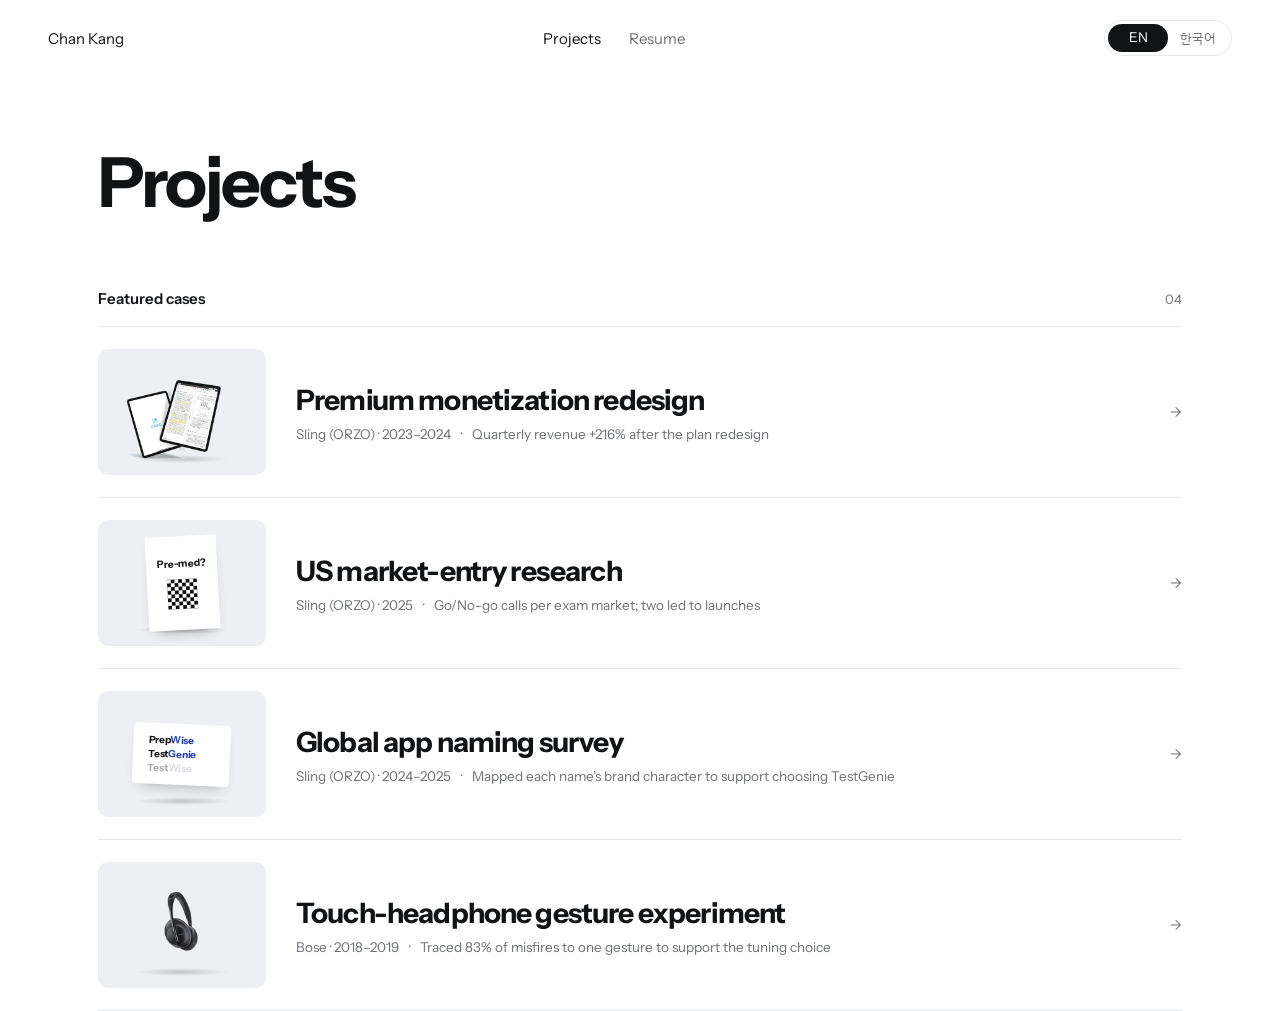
<file: work.html>
<!doctype html>
<html lang="ko"><head><meta charset="utf-8"><meta name="viewport" content="width=device-width,initial-scale=1">
<title>Projects — Chan Kang</title>
<meta name="description" content="UX research case studies by Chan Kang: premium monetization, US market entry, global app naming, and touch gesture testing for Bose headphones.">
<meta property="og:type" content="website"><meta property="og:url" content="https://kamchankang-git.github.io/portfolio/work.html">
<meta property="og:title" content="Projects · Chan Kang (강감찬)">
<meta property="og:description" content="UX research case studies by Chan Kang: premium monetization, US market entry, global app naming, and touch gesture testing for Bose headphones.">
<meta property="og:image" content="https://kamchankang-git.github.io/portfolio/assets/og.png"><meta property="og:image:width" content="1200"><meta property="og:image:height" content="630">
<meta name="twitter:card" content="summary_large_image">
<link rel="icon" href="favicon.svg" type="image/svg+xml">
<link href="https://fonts.googleapis.com/css2?family=Instrument+Sans:wght@400;500;600;700&family=Noto+Sans+KR:wght@700;800&family=IBM+Plex+Sans+KR:wght@400;500;600;700&display=swap" rel="stylesheet">
<style>
:root{--bg:#FFFFFF;--ink:#111214;--muted:#6E7076;--ac:#2443B8;--rule:#E6E7EA;--pt:#33353a}
*{box-sizing:border-box;margin:0}
body{background:var(--bg);color:var(--ink);font-family:'Instrument Sans',sans-serif;-webkit-font-smoothing:antialiased}
body[data-lang="ko"]{font-family:'Instrument Sans','IBM Plex Sans KR',sans-serif;word-break:keep-all}
body[data-lang="ko"] h1,body[data-lang="ko"] h2,body[data-lang="ko"] h3{font-family:'Instrument Sans','Noto Sans KR',sans-serif}
body[data-lang="en"] [data-l="ko"],body[data-lang="ko"] [data-l="en"]{display:none!important}
a{color:inherit;text-decoration:none}
nav{position:sticky;top:0;z-index:20;display:flex;justify-content:space-between;align-items:center;padding:20px 48px;font-size:14px;background:rgba(255,255,255,.92);backdrop-filter:blur(8px)}
nav .links{display:flex;gap:28px;color:var(--muted)}nav .links a.on{color:var(--ink)}
.lang{display:inline-flex;border:1px solid var(--rule);border-radius:999px;padding:3px;position:relative;font-size:12px}
.lang button{all:unset;cursor:pointer;padding:5px 12px;border-radius:999px;position:relative;z-index:1;color:var(--muted)}.lang button.on{color:#fff}
.lang i{position:absolute;top:3px;bottom:3px;left:3px;width:calc(50% - 3px);border-radius:999px;background:var(--ink);transition:transform .3s cubic-bezier(.2,.8,.2,1)}
body[data-lang="ko"] .lang i{transform:translateX(100%)}
.wrap{max-width:1180px;margin:0 auto;padding:0 48px}
header{padding:72px 0 48px}
h1{font-size:clamp(44px,5.4vw,80px);font-weight:700;letter-spacing:-.04em;line-height:1}
body[data-lang="ko"] h1{font-weight:800;letter-spacing:-.03em}
.dek{font-size:clamp(17px,1.5vw,21px);line-height:1.55;color:var(--pt);max-width:640px;margin-top:18px}
.sh{display:flex;justify-content:space-between;align-items:baseline;margin:24px 0 18px}
.sh h2{font-size:15px;font-weight:600}.sh span{font-size:13px;color:var(--muted)}
/* featured */
.cards{display:grid;grid-template-columns:1fr 1fr;gap:20px}
.card{position:relative;border:1px solid var(--rule);border-radius:18px;padding:26px 28px 24px;display:flex;flex-direction:column;min-height:300px;transition:border-color .2s,transform .25s cubic-bezier(.2,.8,.2,1),box-shadow .25s}
.card:hover{border-color:transparent;transform:translateY(-3px);box-shadow:0 24px 50px -28px rgba(17,18,20,.35)}
.card .band{position:absolute;left:0;top:0;bottom:0;width:6px;border-radius:18px 0 0 18px;background:var(--c)}
.card .top{display:flex;justify-content:space-between;align-items:center;font-size:13px;color:var(--muted)}
.card .top b{font-weight:600;color:var(--ink)}
.card h3{font-size:clamp(22px,2vw,28px);font-weight:700;letter-spacing:-.025em;line-height:1.25;margin-top:18px}
body[data-lang="ko"] .card h3{font-weight:800;line-height:1.35}
.card p{font-size:15px;line-height:1.6;color:var(--pt);margin-top:10px}
.card .bot{margin-top:auto;padding-top:24px;display:flex;justify-content:space-between;align-items:flex-end;gap:16px}
.card .m b{display:block;font-size:44px;font-weight:700;letter-spacing:-.04em;line-height:1;color:var(--ac)}
.card .m span{font-size:12.5px;color:var(--muted)}
.card .go{font-size:14px;font-weight:600;white-space:nowrap}.card:hover .go{color:var(--ac)}
.card .tags{display:flex;flex-wrap:wrap;gap:6px;margin-top:14px}
.card .tags span{font-size:11.5px;padding:4px 9px;border:1px solid var(--rule);border-radius:999px;color:var(--muted)}
.soon{opacity:.55}.soon .go{color:var(--muted)}
.flist a{display:grid;grid-template-columns:168px 1fr auto;gap:30px;align-items:center;padding:22px 0;border-top:1px solid var(--rule)}
.flist a:last-child{border-bottom:1px solid var(--rule)}
.flist h3{font-size:clamp(22px,2.2vw,30px);font-weight:700;letter-spacing:-.03em;line-height:1.3}
body[data-lang="ko"] .flist h3{font-weight:800}
.flist .co{display:flex;gap:10px;flex-wrap:wrap;font-size:13.5px;color:var(--muted);margin-top:8px}.flist .co span+span:before{content:'·';margin-right:10px}
.flist .ar{font-size:14px;color:var(--muted);transition:transform .3s;white-space:nowrap}
.flist a[href]:hover .ar{transform:translateX(6px);color:var(--ac)}.flist a[href]:hover h3{color:var(--ac)}
.flist a.soon h3{color:#55575c}.flist a.soon{cursor:default}
.th{aspect-ratio:4/3;border-radius:10px;overflow:hidden;position:relative}
.cv{position:absolute;inset:0;background:#EEEFF2;display:flex;align-items:center;justify-content:center}
.cv:after{content:'';position:absolute;left:22%;right:22%;bottom:10%;height:8px;border-radius:50%;background:radial-gradient(closest-side,rgba(0,0,0,.18),transparent)}
.c1 img{position:absolute;width:74%;left:13%;top:12%;z-index:1}.c4 img{position:absolute;height:74%;left:50%;top:10%;transform:translateX(-50%);z-index:1}
.poster{z-index:1;width:42%;aspect-ratio:3/4;background:#fff;box-shadow:0 8px 14px -8px rgba(0,0,0,.35);transform:rotate(-3deg);display:flex;flex-direction:column;align-items:center;justify-content:center;gap:10%}
.poster b{font-size:10px;font-weight:700;letter-spacing:-.02em}
.qr{width:42%;aspect-ratio:1;background:conic-gradient(#111 0 25%,#fff 0 50%,#111 0 75%,#fff 0) 0 0/25% 25%}
.card3{z-index:1;width:58%;aspect-ratio:1.6;background:#fff;border-radius:4px;box-shadow:0 8px 14px -8px rgba(0,0,0,.3);transform:rotate(2.5deg);display:flex;flex-direction:column;justify-content:center;padding:0 9%;gap:1px}
.nm{font-size:10px;font-weight:700;letter-spacing:-.02em}.nm s{text-decoration:none;color:var(--ac)}.nm.x{opacity:.35}.nm.x s{color:#9aa0ab}
@media (max-width:860px){.flist a{grid-template-columns:96px 1fr;gap:16px}.flist .ar{display:none}}
/* index */
.index{margin-top:96px;padding-bottom:96px}
.filters{display:flex;gap:8px;flex-wrap:wrap;margin-bottom:18px}
.filters button{all:unset;cursor:pointer;font-size:13px;padding:7px 14px;border:1px solid var(--rule);border-radius:999px;color:var(--muted)}
.filters button.on{background:var(--ink);border-color:var(--ink);color:#fff}
.grp{display:grid;grid-template-columns:220px 1fr;gap:32px;padding:26px 0;border-top:1px solid var(--rule)}
.grp .co b{display:block;font-size:17px;font-weight:700}.grp .co span{font-size:13px;color:var(--muted);line-height:1.5}
.rows{display:grid}
.row{display:grid;grid-template-columns:1fr auto;gap:16px;padding:11px 0;border-bottom:1px dashed var(--rule);font-size:15px;line-height:1.45}
.row:last-child{border:0}
.row em{font-style:normal;font-size:12px;color:var(--muted);white-space:nowrap}
.row .f{color:var(--ac);font-size:12px;font-weight:600;margin-left:8px}
.row.hide{display:none}
details summary{cursor:pointer;font-size:13px;color:var(--muted);padding:10px 0;list-style:none}
@media (max-width:860px){nav{padding:16px}.wrap{padding:0 16px}nav .links{display:none}.cards{grid-template-columns:1fr}.grp{grid-template-columns:1fr;gap:12px}}
.rt{display:flex;gap:12px;align-items:center}.rbtn{font-size:13px;font-weight:600;padding:6px 14px;border:1.5px solid var(--ink);border-radius:999px;text-decoration:none;color:var(--ink);transition:background .2s,color .2s}.rbtn:hover{background:var(--ink);color:var(--bg,#fff)}nav .links a{text-decoration:none;color:inherit}nav .links a.on{color:var(--ink)}@media (max-width:860px){nav .links{display:flex!important;gap:14px;font-size:13px}.rbtn{padding:5px 10px;font-size:12px}.dek br{display:none}.impact div{padding:20px 22px}.impact .big{font-size:40px}.kpis{grid-template-columns:1fr 1fr!important}.tbl{font-size:13px}.tbl td,.tbl th{padding:9px 6px}}
:root{--ease-out:cubic-bezier(.23,1,.32,1)}
.cta3 a,.cta3 button.s,.rbtn,.cvbox .go2,.sub button,.flist a{transition:transform 160ms var(--ease-out),background-color .2s ease,color .2s ease,box-shadow .2s ease}
.cta3 a:active,.cta3 button.s:active,.rbtn:active,.cvbox .go2:active,.sub button:active{transform:scale(.97)}
.cvm .cvbox{transition:opacity 200ms var(--ease-out),transform 200ms var(--ease-out)}
@starting-style{.cvm:not([hidden]) .cvbox{opacity:0;transform:scale(.96)}}
@media (hover:none){.cta3 .p:hover{transform:none}.post:hover h2,.flist a[href]:hover h3{color:inherit}}
@media (prefers-reduced-motion:reduce){.nextc .main:before,.nextc .seal,.status i,.bars.holo{animation:none!important}}
.rt{display:flex;align-items:center;gap:10px}
.rbtn{display:inline-flex!important;align-items:center;box-sizing:border-box;height:32px;padding:0 14px!important;font-size:13px!important;line-height:1}
.lang{box-sizing:border-box;height:32px;width:116px;align-items:center;font-size:12.5px!important}
.lang button:last-of-type{font-size:11.5px;letter-spacing:-.02em}.lang button{flex:1;display:inline-flex!important;align-items:center;justify-content:center;height:24px;padding:0!important;line-height:1}
@media (max-width:760px){.rbtn{height:28px;padding:0 10px!important;font-size:12px!important}.lang{height:28px;width:100px}.lang button{height:20px}}
/* motion: entrance, scroll reveal, hover lift (matches the landing's easing; off for reduced motion) */
@keyframes rise{from{opacity:0;translate:0 16px}to{opacity:1;translate:0 0}}
header h1{animation:rise .7s var(--ease-out) both}
.sh{animation:rise .7s var(--ease-out) .12s both}
html.rv .flist a{opacity:0;translate:0 22px;transition:opacity .6s var(--ease-out),translate .7s var(--ease-out),transform 160ms var(--ease-out)}
html.rv .flist a.in{opacity:1;translate:0 0}
.flist a:active{transform:scale(.985)}
.cv>img,.cv>.poster,.cv>.card3{transition:translate .45s var(--ease-out),rotate .45s var(--ease-out)}
.cv:after{transition:transform .45s var(--ease-out),opacity .45s var(--ease-out)}
.th{transition:box-shadow .35s var(--ease-out)}
@media (hover:hover){
 .flist a[href]:hover .cv>img,.flist a[href]:hover .cv>.poster,.flist a[href]:hover .cv>.card3{translate:0 -6px}
 .flist a[href]:hover .cv>.poster{rotate:-2deg}.flist a[href]:hover .cv>.card3{rotate:2deg}
 .flist a[href]:hover .cv:after{transform:scaleX(.82);opacity:.65}
 .flist a[href]:hover .th{box-shadow:0 14px 28px -18px rgba(17,18,20,.35)}
 .flist h3{transition:color .2s ease}
}
@media (prefers-reduced-motion:reduce){
 header h1,.sh{animation:none}
 html.rv .flist a{opacity:1;translate:none;transition:none}
 .cv>img,.cv>.poster,.cv>.card3,.cv:after,.th,.flist a{transition:none}
 .flist a[href]:hover .cv>img,.flist a[href]:hover .cv>.poster,.flist a[href]:hover .cv>.card3{translate:none;rotate:none}
}
</style><link rel="stylesheet" href="site.css?v=12">
</head>
<body data-lang="ko">
<nav><a href="index.html"><span data-l="en">Chan Kang</span><span data-l="ko">강감찬</span></a>
 <span class="links"><a class="on" href="work.html" >Projects</a></span>
 <span class="rt"><a class="rbtn" href="#" role="button">Resume</a><span class="lang"><i></i><button data-s="en">EN</button><button data-s="ko" class="on">한국어</button></span></span></nav>

<main class="wrap">
 <header>
  <h1>Projects</h1>
 </header>

 <div class="sh"><h2 data-l="ko">대표 케이스</h2><h2 data-l="en">Featured cases</h2><span>04</span></div>
 <div class="flist">
  <a href="work_case_premium.html"><div class="th"><div class="cv c1"><img src="assets/orzo_tablets_t.webp" alt="" loading="lazy" decoding="async"></div></div>
   <div><h3 data-l="ko">프리미엄 수익화 재설계</h3><h3 data-l="en">Premium monetization redesign</h3>
   <div class="co"><span>Sling (ORZO) · 2023–2024</span><span data-l="ko">이용권 재설계 후 분기 매출 +216%</span><span data-l="en">Quarterly revenue +216% after the plan redesign</span></div></div><span class="ar">→</span></a>
  <a href="work_case_us.html"><div class="th"><div class="cv c2"><div class="poster"><b>Pre-med?</b><div class="qr"></div></div></div></div>
   <div><h3 data-l="ko">미국 시장 진출 통합 리서치</h3><h3 data-l="en">US market-entry research</h3>
   <div class="co"><span>Sling (ORZO) · 2025</span><span data-l="ko">시험 시장별 Go/No-go 권고, 두 시장 출시로 이어짐</span><span data-l="en">Go/No-go calls per exam market; two led to launches</span></div></div><span class="ar">→</span></a>
  <a href="work_case_naming.html"><div class="th"><div class="cv c3"><div class="card3"><div class="nm">Prep<s>Wise</s></div><div class="nm">Test<s>Genie</s></div><div class="nm x">Test<s>Wise</s></div></div></div></div>
   <div><h3 data-l="ko">글로벌 앱 네이밍 서베이</h3><h3 data-l="en">Global app naming survey</h3>
   <div class="co"><span>Sling (ORZO) · 2024–2025</span><span data-l="ko">후보별 브랜드 성격을 밝혀 TestGenie 결정을 지원</span><span data-l="en">Mapped each name’s brand character to support choosing TestGenie</span></div></div><span class="ar">→</span></a>
  <a href="work_case_bose.html"><div class="th"><div class="cv c4"><img src="assets/bose_nch700_t.webp" alt="" loading="lazy" decoding="async"></div></div>
   <div><h3 data-l="ko">터치 헤드폰 제스처 사용성 실험</h3><h3 data-l="en">Touch-headphone gesture experiment</h3>
   <div class="co"><span>Bose · 2018–2019</span><span data-l="ko">오작동의 83%를 한 제스처에서 찾아 구성 선정을 지원</span><span data-l="en">Traced 83% of misfires to one gesture to support the tuning choice</span></div></div><span class="ar">→</span></a>
 </div>
</main>
<script>
// m: qual | quant | mixed | ops ; f: featured case no.
const G=[];
const ML={qual:{ko:'정성',en:'Qual'},quant:{ko:'정량',en:'Quant'},mixed:{ko:'혼합',en:'Mixed'},ops:{ko:'운영',en:'Ops'}};
let lang='ko',flt='all';
function row(x){const [en,ko,m,f]=x;return `<div class="row" data-m="${m}"><span>${lang==='ko'?ko:en}${f?`<span class="f">${lang==='ko'?'케이스':'Case'} 0${f}</span>`:''}</span><em>${ML[m][lang]}</em></div>`}
function draw(){}
function applyF(){document.querySelectorAll('.row').forEach(r=>r.classList.toggle('hide',flt!=='all'&&r.dataset.m!==flt));document.querySelectorAll('.filters button').forEach(b=>b.classList.toggle('on',b.dataset.f===flt))}
document.querySelectorAll('.filters button').forEach(b=>b.onclick=()=>{flt=b.dataset.f;applyF()});
function setLang(l){try{localStorage.setItem('lang',l)}catch(e){};lang=l;document.body.dataset.lang=l;document.documentElement.lang=l;document.querySelectorAll('.lang button').forEach(b=>b.classList.toggle('on',b.dataset.s===l));draw()}
document.querySelectorAll('.lang button').forEach(b=>b.onclick=()=>setLang(b.dataset.s));
setLang((new URLSearchParams(location.search).get('lang')||(function(){try{return localStorage.getItem('lang')}catch(e){return null}})())||'ko');
// reveal project rows as they scroll into view (content stays visible without JS or with reduced motion)
(function(){const rows=[...document.querySelectorAll('.flist a')];if(!('IntersectionObserver' in window)||matchMedia('(prefers-reduced-motion: reduce)').matches)return;
 document.documentElement.classList.add('rv');let n=0;
 const io=new IntersectionObserver(es=>{es.forEach(e=>{if(!e.isIntersecting)return;const el=e.target;el.style.transitionDelay=(n++%4)*70+'ms';el.classList.add('in');setTimeout(()=>el.style.transitionDelay='',900);io.unobserve(el)});setTimeout(()=>n=0,200)},{rootMargin:'0px 0px -8% 0px',threshold:.12});
 requestAnimationFrame(()=>requestAnimationFrame(()=>rows.forEach(r=>io.observe(r))))})();
</script>
<script src="site.js?v=12"></script>
</body></html>
</file>
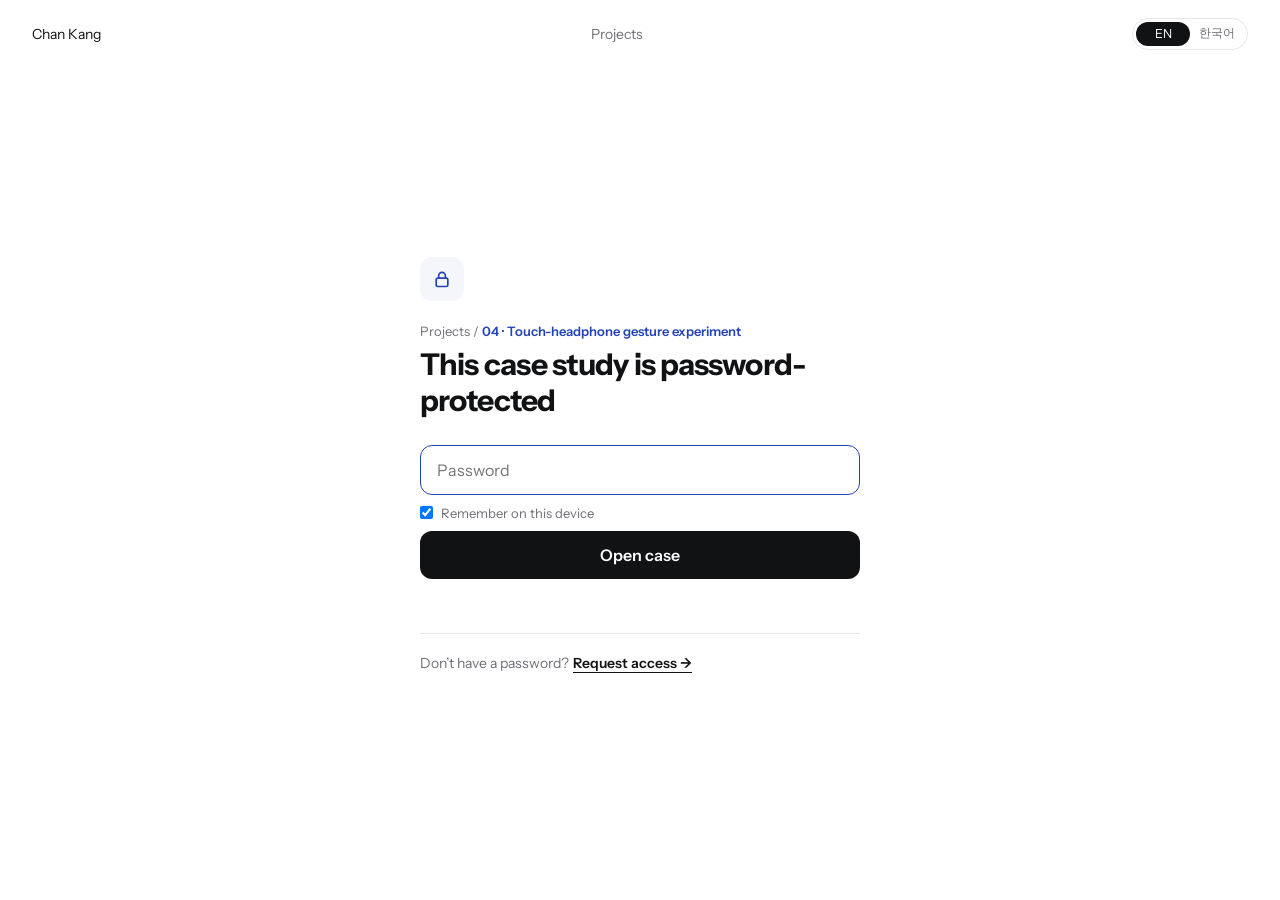
<file: work_case_bose.html>
<!doctype html>
<html lang="ko" class="staticrypt-html"><head><meta charset="utf-8"><meta name="viewport" content="width=device-width,initial-scale=1">
<link rel="icon" type="image/svg+xml" href="favicon.svg">
<title>Case Study — Chan Kang</title>
<link href="https://fonts.googleapis.com/css2?family=Instrument+Sans:wght@400;500;600;700&family=Noto+Sans+KR:wght@700;800&family=IBM+Plex+Sans+KR:wght@400;500;600;700&display=swap" rel="stylesheet">
<style>
:root{--bg:#FFFFFF;--ink:#111214;--muted:#6E7076;--ac:#2443B8;--rule:#E6E7EA;--soft:#F4F6FC;--ease-out:cubic-bezier(.23,1,.32,1)}
*{box-sizing:border-box;margin:0}
.hidden{display:none!important}
body{background:var(--bg);color:var(--ink);font-family:'Instrument Sans',sans-serif;-webkit-font-smoothing:antialiased;min-height:100vh;display:flex;flex-direction:column}
body[data-lang="ko"]{font-family:'Instrument Sans','IBM Plex Sans KR',sans-serif;word-break:keep-all}
body[data-lang="ko"] h1{font-family:'Instrument Sans','Noto Sans KR',sans-serif}
body[data-lang="en"] [data-l="ko"],body[data-lang="ko"] [data-l="en"]{display:none!important}
nav{display:flex;justify-content:space-between;align-items:center;padding:18px 32px;font-size:14px}
nav a{text-decoration:none;color:inherit}
nav .links{color:var(--muted)}
.lang{display:inline-flex;border:1px solid var(--rule);border-radius:999px;padding:3px;position:relative;height:32px;width:116px;align-items:center;font-size:12.5px}
.lang button{all:unset;cursor:pointer;flex:1;display:inline-flex;align-items:center;justify-content:center;height:24px;border-radius:999px;position:relative;z-index:1;color:var(--muted);line-height:1}
.lang button:last-of-type{font-size:11.5px;letter-spacing:-.02em}
.lang button.on{color:#fff}
.lang i{position:absolute;top:3px;bottom:3px;left:3px;width:calc(50% - 3px);border-radius:999px;background:var(--ink);transition:transform .3s var(--ease-out)}
body[data-lang="ko"] .lang i{transform:translateX(100%)}
main{flex:1;display:grid;place-items:center;padding:40px 20px 80px}
.card{width:min(440px,100%)}
.lock{width:44px;height:44px;border-radius:12px;background:var(--soft);display:grid;place-items:center;color:var(--ac)}
.crumb{margin-top:22px;font-size:13px;color:var(--muted)}
.crumb b{color:var(--ac);font-weight:600}
h1{font-size:30px;letter-spacing:-.03em;line-height:1.2;margin-top:8px}
form{display:grid;gap:10px;margin-top:26px}
#staticrypt-password{font:inherit;font-size:16px;padding:14px 16px;border:1px solid var(--rule);border-radius:12px;outline:none;transition:border-color .2s;width:100%}
#staticrypt-password:focus{border-color:var(--ac)}
.row{display:flex;align-items:center;gap:8px;font-size:13px;color:var(--muted)}
.go{font:inherit;font-size:16px;font-weight:600;padding:14px;border-radius:12px;border:0;background:var(--ink);color:#fff;cursor:pointer;transition:transform 160ms var(--ease-out)}
.go:active{transform:scale(.97)}
.err{font-size:13px;color:#B23A3A;min-height:18px}
.req{margin-top:26px;padding-top:20px;border-top:1px solid var(--rule);font-size:14px;color:var(--muted)}
.req a{color:var(--ink);font-weight:600;text-decoration:none;border-bottom:1.5px solid var(--ink);margin-left:4px}
.req a:hover{color:var(--ac);border-color:var(--ac)}
#staticrypt_loading{flex:1}
@media (max-width:760px){nav{padding:14px 16px}.lang{height:28px;width:100px}.lang button{height:20px}h1{font-size:26px}}
@media (prefers-reduced-motion:reduce){*{transition:none!important}}
</style></head>
<body class="staticrypt-body" data-lang="ko">
<div id="staticrypt_loading"></div>
<div id="staticrypt_content" class="hidden" style="display:flex;flex-direction:column;flex:1">
<nav><a href="index.html"><span data-l="en">Chan Kang</span><span data-l="ko">강감찬</span></a><span class="links"><a href="work.html">Projects</a></span><span class="lang"><i></i><button data-s="en">EN</button><button data-s="ko" class="on">한국어</button></span></nav>
<main><div class="card">
 <div class="lock"><svg width="20" height="20" viewBox="0 0 24 24" fill="none" stroke="currentColor" stroke-width="2" stroke-linecap="round"><rect x="5" y="11" width="14" height="10" rx="2"/><path d="M8 11V8a4 4 0 0 1 8 0v3"/></svg></div>
 <div class="crumb">Projects / <b id="caseName"></b></div>
 <h1 data-l="ko">비밀번호로 보호된 케이스입니다</h1>
 <h1 data-l="en">This case study is password-protected</h1>
 <form id="staticrypt-form" action="#" method="post">
  <input id="staticrypt-password" type="password" name="password" autocomplete="current-password" placeholder="비밀번호" required autofocus>
  <label id="staticrypt-remember-label" class="row hidden"><input id="staticrypt-remember" type="checkbox" name="remember" checked><span data-l="ko">이 기기에서 기억하기</span><span data-l="en">Remember on this device</span></label>
  <button class="go" type="submit"><span data-l="ko">케이스 열기</span><span data-l="en">Open case</span></button>
  <div class="err" aria-live="polite"></div>
 </form>
 <div class="req"><span data-l="ko">비밀번호가 없으신가요?</span><span data-l="en">Don’t have a password?</span><a data-l="ko" href="mailto:kamchan.kang@gmail.com?subject=%EC%BC%80%EC%9D%B4%EC%8A%A4%20%EC%97%B4%EB%9E%8C%20%EC%9A%94%EC%B2%AD">열람 요청하기 →</a><a data-l="en" href="mailto:kamchan.kang@gmail.com?subject=Case%20study%20access%20request">Request access →</a></div>
</div></main>
</div>
<script>
const staticryptInitiator = ((function(){
  const exports = {};
  const cryptoEngine = ((function(){
  const exports = {};
  const { subtle } = crypto;

const IV_BITS = 16 * 8;
const HEX_BITS = 4;
const ENCRYPTION_ALGO = "AES-CBC";

/**
 * Translates between utf8 encoded hexadecimal strings
 * and Uint8Array bytes.
 */
const HexEncoder = {
    /**
     * hex string -> bytes
     * @param {string} hexString
     * @returns {Uint8Array}
     */
    parse: function (hexString) {
        if (hexString.length % 2 !== 0) throw "Invalid hexString";
        const arrayBuffer = new Uint8Array(hexString.length / 2);

        for (let i = 0; i < hexString.length; i += 2) {
            const byteValue = parseInt(hexString.substring(i, i + 2), 16);
            if (isNaN(byteValue)) {
                throw "Invalid hexString";
            }
            arrayBuffer[i / 2] = byteValue;
        }
        return arrayBuffer;
    },

    /**
     * bytes -> hex string
     * @param {Uint8Array} bytes
     * @returns {string}
     */
    stringify: function (bytes) {
        const hexBytes = [];

        for (let i = 0; i < bytes.length; ++i) {
            let byteString = bytes[i].toString(16);
            if (byteString.length < 2) {
                byteString = "0" + byteString;
            }
            hexBytes.push(byteString);
        }
        return hexBytes.join("");
    },
};

/**
 * Translates between utf8 strings and Uint8Array bytes.
 */
const UTF8Encoder = {
    parse: function (str) {
        return new TextEncoder().encode(str);
    },

    stringify: function (bytes) {
        return new TextDecoder().decode(bytes);
    },
};

/**
 * Salt and encrypt a msg with a password.
 */
async function encrypt(msg, hashedPassword) {
    // Must be 16 bytes, unpredictable, and preferably cryptographically random. However, it need not be secret.
    // https://developer.mozilla.org/en-US/docs/Web/API/SubtleCrypto/encrypt#parameters
    const iv = crypto.getRandomValues(new Uint8Array(IV_BITS / 8));

    const key = await subtle.importKey("raw", HexEncoder.parse(hashedPassword), ENCRYPTION_ALGO, false, ["encrypt"]);

    const encrypted = await subtle.encrypt(
        {
            name: ENCRYPTION_ALGO,
            iv: iv,
        },
        key,
        UTF8Encoder.parse(msg)
    );

    // iv will be 32 hex characters, we prepend it to the ciphertext for use in decryption
    return HexEncoder.stringify(iv) + HexEncoder.stringify(new Uint8Array(encrypted));
}
exports.encrypt = encrypt;

/**
 * Decrypt a salted msg using a password.
 *
 * @param {string} encryptedMsg
 * @param {string} hashedPassword
 * @returns {Promise<string>}
 */
async function decrypt(encryptedMsg, hashedPassword) {
    const ivLength = IV_BITS / HEX_BITS;
    const iv = HexEncoder.parse(encryptedMsg.substring(0, ivLength));
    const encrypted = encryptedMsg.substring(ivLength);

    const key = await subtle.importKey("raw", HexEncoder.parse(hashedPassword), ENCRYPTION_ALGO, false, ["decrypt"]);

    const outBuffer = await subtle.decrypt(
        {
            name: ENCRYPTION_ALGO,
            iv: iv,
        },
        key,
        HexEncoder.parse(encrypted)
    );

    return UTF8Encoder.stringify(new Uint8Array(outBuffer));
}
exports.decrypt = decrypt;

/**
 * Salt and hash the password so it can be stored in localStorage without opening a password reuse vulnerability.
 *
 * @param {string} password
 * @param {string} salt
 * @returns {Promise<string>}
 */
async function hashPassword(password, salt) {
    // we hash the password in multiple steps, each adding more iterations. This is because we used to allow less
    // iterations, so for backward compatibility reasons, we need to support going from that to more iterations.
    let hashedPassword = await hashLegacyRound(password, salt);

    hashedPassword = await hashSecondRound(hashedPassword, salt);

    return hashThirdRound(hashedPassword, salt);
}
exports.hashPassword = hashPassword;

/**
 * This hashes the password with 1k iterations. This is a low number, we need this function to support backwards
 * compatibility.
 *
 * @param {string} password
 * @param {string} salt
 * @returns {Promise<string>}
 */
function hashLegacyRound(password, salt) {
    return pbkdf2(password, salt, 1000, "SHA-1");
}
exports.hashLegacyRound = hashLegacyRound;

/**
 * Add a second round of iterations. This is because we used to use 1k, so for backwards compatibility with
 * remember-me/autodecrypt links, we need to support going from that to more iterations.
 *
 * @param hashedPassword
 * @param salt
 * @returns {Promise<string>}
 */
function hashSecondRound(hashedPassword, salt) {
    return pbkdf2(hashedPassword, salt, 14000, "SHA-256");
}
exports.hashSecondRound = hashSecondRound;

/**
 * Add a third round of iterations to bring total number to 600k. This is because we used to use 1k, then 15k, so for
 * backwards compatibility with remember-me/autodecrypt links, we need to support going from that to more iterations.
 *
 * @param hashedPassword
 * @param salt
 * @returns {Promise<string>}
 */
function hashThirdRound(hashedPassword, salt) {
    return pbkdf2(hashedPassword, salt, 585000, "SHA-256");
}
exports.hashThirdRound = hashThirdRound;

/**
 * Salt and hash the password so it can be stored in localStorage without opening a password reuse vulnerability.
 *
 * @param {string} password
 * @param {string} salt
 * @param {int} iterations
 * @param {string} hashAlgorithm
 * @returns {Promise<string>}
 */
async function pbkdf2(password, salt, iterations, hashAlgorithm) {
    const key = await subtle.importKey("raw", UTF8Encoder.parse(password), "PBKDF2", false, ["deriveBits"]);

    const keyBytes = await subtle.deriveBits(
        {
            name: "PBKDF2",
            hash: hashAlgorithm,
            iterations,
            salt: UTF8Encoder.parse(salt),
        },
        key,
        256
    );

    return HexEncoder.stringify(new Uint8Array(keyBytes));
}

function generateRandomSalt() {
    const bytes = crypto.getRandomValues(new Uint8Array(128 / 8));

    return HexEncoder.stringify(new Uint8Array(bytes));
}
exports.generateRandomSalt = generateRandomSalt;

async function signMessage(hashedPassword, message) {
    const key = await subtle.importKey(
        "raw",
        HexEncoder.parse(hashedPassword),
        {
            name: "HMAC",
            hash: "SHA-256",
        },
        false,
        ["sign"]
    );
    const signature = await subtle.sign("HMAC", key, UTF8Encoder.parse(message));

    return HexEncoder.stringify(new Uint8Array(signature));
}
exports.signMessage = signMessage;

function getRandomAlphanum() {
    const possibleCharacters = "abcdefghijklmnopqrstuvwxyzABCDEFGHIJKLMNOPQRSTUVWXYZ0123456789";

    let byteArray;
    let parsedInt;

    // Keep generating new random bytes until we get a value that falls
    // within a range that can be evenly divided by possibleCharacters.length
    do {
        byteArray = crypto.getRandomValues(new Uint8Array(1));
        // extract the lowest byte to get an int from 0 to 255 (probably unnecessary, since we're only generating 1 byte)
        parsedInt = byteArray[0] & 0xff;
    } while (parsedInt >= 256 - (256 % possibleCharacters.length));

    // Take the modulo of the parsed integer to get a random number between 0 and totalLength - 1
    const randomIndex = parsedInt % possibleCharacters.length;

    return possibleCharacters[randomIndex];
}

/**
 * Generate a random string of a given length.
 *
 * @param {int} length
 * @returns {string}
 */
function generateRandomString(length) {
    let randomString = "";

    for (let i = 0; i < length; i++) {
        randomString += getRandomAlphanum();
    }

    return randomString;
}
exports.generateRandomString = generateRandomString;

  return exports;
})());
const codec = ((function(){
  const exports = {};
  /**
 * Initialize the codec with the provided cryptoEngine - this return functions to encode and decode messages.
 *
 * @param cryptoEngine - the engine to use for encryption / decryption
 */
function init(cryptoEngine) {
    const exports = {};

    /**
     * Top-level function for encoding a message.
     * Includes password hashing, encryption, and signing.
     *
     * @param {string} msg
     * @param {string} password
     * @param {string} salt
     *
     * @returns {string} The encoded text
     */
    async function encode(msg, password, salt) {
        const hashedPassword = await cryptoEngine.hashPassword(password, salt);

        const encrypted = await cryptoEngine.encrypt(msg, hashedPassword);

        // we use the hashed password in the HMAC because this is effectively what will be used a password (so we can store
        // it in localStorage safely, we don't use the clear text password)
        const hmac = await cryptoEngine.signMessage(hashedPassword, encrypted);

        return hmac + encrypted;
    }
    exports.encode = encode;

    /**
     * Encode using a password that has already been hashed. This is useful to encode multiple messages in a row, that way
     * we don't need to hash the password multiple times.
     *
     * @param {string} msg
     * @param {string} hashedPassword
     *
     * @returns {string} The encoded text
     */
    async function encodeWithHashedPassword(msg, hashedPassword) {
        const encrypted = await cryptoEngine.encrypt(msg, hashedPassword);

        // we use the hashed password in the HMAC because this is effectively what will be used a password (so we can store
        // it in localStorage safely, we don't use the clear text password)
        const hmac = await cryptoEngine.signMessage(hashedPassword, encrypted);

        return hmac + encrypted;
    }
    exports.encodeWithHashedPassword = encodeWithHashedPassword;

    /**
     * Top-level function for decoding a message.
     * Includes signature check and decryption.
     *
     * @param {string} signedMsg
     * @param {string} hashedPassword
     * @param {string} salt
     * @param {int} backwardCompatibleAttempt
     * @param {string} originalPassword
     *
     * @returns {Object} {success: true, decoded: string} | {success: false, message: string}
     */
    async function decode(signedMsg, hashedPassword, salt, backwardCompatibleAttempt = 0, originalPassword = "") {
        const encryptedHMAC = signedMsg.substring(0, 64);
        const encryptedMsg = signedMsg.substring(64);
        const decryptedHMAC = await cryptoEngine.signMessage(hashedPassword, encryptedMsg);

        if (decryptedHMAC !== encryptedHMAC) {
            // we have been raising the number of iterations in the hashing algorithm multiple times, so to support the old
            // remember-me/autodecrypt links we need to try bringing the old hashes up to speed.
            originalPassword = originalPassword || hashedPassword;
            if (backwardCompatibleAttempt === 0) {
                const updatedHashedPassword = await cryptoEngine.hashThirdRound(originalPassword, salt);

                return decode(signedMsg, updatedHashedPassword, salt, backwardCompatibleAttempt + 1, originalPassword);
            }
            if (backwardCompatibleAttempt === 1) {
                let updatedHashedPassword = await cryptoEngine.hashSecondRound(originalPassword, salt);
                updatedHashedPassword = await cryptoEngine.hashThirdRound(updatedHashedPassword, salt);

                return decode(signedMsg, updatedHashedPassword, salt, backwardCompatibleAttempt + 1, originalPassword);
            }

            return { success: false, message: "Signature mismatch" };
        }

        return {
            success: true,
            decoded: await cryptoEngine.decrypt(encryptedMsg, hashedPassword),
        };
    }
    exports.decode = decode;

    return exports;
}
exports.init = init;

  return exports;
})());
const decode = codec.init(cryptoEngine).decode;

/**
 * Initialize the staticrypt module, that exposes functions callbable by the password_template.
 *
 * @param {{
 *  staticryptEncryptedMsgUniqueVariableName: string,
 *  isRememberEnabled: boolean,
 *  rememberDurationInDays: number,
 *  staticryptSaltUniqueVariableName: string,
 * }} staticryptConfig - object of data that is stored on the password_template at encryption time.
 *
 * @param {{
 *  rememberExpirationKey: string,
 *  rememberPassphraseKey: string,
 *  replaceHtmlCallback: function,
 *  clearLocalStorageCallback: function,
 * }} templateConfig - object of data that can be configured by a custom password_template.
 */
function init(staticryptConfig, templateConfig) {
    const exports = {};

    /**
     * Decrypt our encrypted page, replace the whole HTML.
     *
     * @param {string} hashedPassword
     * @returns {Promise<boolean>}
     */
    async function decryptAndReplaceHtml(hashedPassword) {
        const { staticryptEncryptedMsgUniqueVariableName, staticryptSaltUniqueVariableName } = staticryptConfig;
        const { replaceHtmlCallback } = templateConfig;

        const result = await decode(
            staticryptEncryptedMsgUniqueVariableName,
            hashedPassword,
            staticryptSaltUniqueVariableName
        );
        if (!result.success) {
            return false;
        }
        const plainHTML = result.decoded;

        // if the user configured a callback call it, otherwise just replace the whole HTML
        if (typeof replaceHtmlCallback === "function") {
            replaceHtmlCallback(plainHTML);
        } else {
            document.write(plainHTML);
            document.close();
        }

        return true;
    }

    /**
     * Attempt to decrypt the page and replace the whole HTML.
     *
     * @param {string} password
     * @param {boolean} isRememberChecked
     *
     * @returns {Promise<{isSuccessful: boolean, hashedPassword?: string}>} - we return an object, so that if we want to
     *   expose more information in the future we can do it without breaking the password_template
     */
    async function handleDecryptionOfPage(password, isRememberChecked) {
        const { staticryptSaltUniqueVariableName } = staticryptConfig;

        // decrypt and replace the whole page
        const hashedPassword = await cryptoEngine.hashPassword(password, staticryptSaltUniqueVariableName);
        return handleDecryptionOfPageFromHash(hashedPassword, isRememberChecked);
    }
    exports.handleDecryptionOfPage = handleDecryptionOfPage;

    async function handleDecryptionOfPageFromHash(hashedPassword, isRememberChecked) {
        const { isRememberEnabled, rememberDurationInDays } = staticryptConfig;
        const { rememberExpirationKey, rememberPassphraseKey } = templateConfig;

        const isDecryptionSuccessful = await decryptAndReplaceHtml(hashedPassword);

        if (!isDecryptionSuccessful) {
            return {
                isSuccessful: false,
                hashedPassword,
            };
        }

        // remember the hashedPassword and set its expiration if necessary
        if (isRememberEnabled && isRememberChecked) {
            window.localStorage.setItem(rememberPassphraseKey, hashedPassword);

            // set the expiration if the duration isn't 0 (meaning no expiration)
            if (rememberDurationInDays > 0) {
                window.localStorage.setItem(
                    rememberExpirationKey,
                    (new Date().getTime() + rememberDurationInDays * 24 * 60 * 60 * 1000).toString()
                );
            }
        }

        return {
            isSuccessful: true,
            hashedPassword,
        };
    }
    exports.handleDecryptionOfPageFromHash = handleDecryptionOfPageFromHash;

    /**
     * Clear localstorage from staticrypt related values
     */
    function clearLocalStorage() {
        const { clearLocalStorageCallback, rememberExpirationKey, rememberPassphraseKey } = templateConfig;

        if (typeof clearLocalStorageCallback === "function") {
            clearLocalStorageCallback();
        } else {
            localStorage.removeItem(rememberPassphraseKey);
            localStorage.removeItem(rememberExpirationKey);
        }
    }

    async function handleDecryptOnLoad() {
        let isSuccessful = await decryptOnLoadFromUrl();

        if (!isSuccessful) {
            isSuccessful = await decryptOnLoadFromRememberMe();
        }

        return { isSuccessful };
    }
    exports.handleDecryptOnLoad = handleDecryptOnLoad;

    /**
     * Clear storage if we are logging out
     *
     * @returns {boolean} - whether we logged out
     */
    function logoutIfNeeded() {
        const logoutKey = "staticrypt_logout";

        // handle logout through query param
        const queryParams = new URLSearchParams(window.location.search);
        if (queryParams.has(logoutKey)) {
            clearLocalStorage();
            return true;
        }

        // handle logout through URL fragment
        const hash = window.location.hash.substring(1);
        if (hash.includes(logoutKey)) {
            clearLocalStorage();
            return true;
        }

        return false;
    }

    /**
     * To be called on load: check if we want to try to decrypt and replace the HTML with the decrypted content, and
     * try to do it if needed.
     *
     * @returns {Promise<boolean>} true if we derypted and replaced the whole page, false otherwise
     */
    async function decryptOnLoadFromRememberMe() {
        const { rememberDurationInDays } = staticryptConfig;
        const { rememberExpirationKey, rememberPassphraseKey } = templateConfig;

        // if we are login out, terminate
        if (logoutIfNeeded()) {
            return false;
        }

        // if there is expiration configured, check if we're not beyond the expiration
        if (rememberDurationInDays && rememberDurationInDays > 0) {
            const expiration = localStorage.getItem(rememberExpirationKey),
                isExpired = expiration && new Date().getTime() > parseInt(expiration);

            if (isExpired) {
                clearLocalStorage();
                return false;
            }
        }

        const hashedPassword = localStorage.getItem(rememberPassphraseKey);

        if (hashedPassword) {
            // try to decrypt
            const isDecryptionSuccessful = await decryptAndReplaceHtml(hashedPassword);

            // if the decryption is unsuccessful the password might be wrong - silently clear the saved data and let
            // the user fill the password form again
            if (!isDecryptionSuccessful) {
                clearLocalStorage();
                return false;
            }

            return true;
        }

        return false;
    }

    async function decryptOnLoadFromUrl() {
        const passwordKey = "staticrypt_pwd";
        const rememberMeKey = "remember_me";

        // try to get the password from the query param (for backward compatibility - we now want to avoid this method,
        // since it sends the hashed password to the server which isn't needed)
        const queryParams = new URLSearchParams(window.location.search);
        const hashedPasswordQuery = queryParams.get(passwordKey);
        const rememberMeQuery = queryParams.get(rememberMeKey);

        const urlFragment = window.location.hash.substring(1);
        // get the password from the url fragment
        const hashedPasswordRegexMatch = urlFragment.match(new RegExp(passwordKey + "=([^&]*)"));
        const hashedPasswordFragment = hashedPasswordRegexMatch ? hashedPasswordRegexMatch[1] : null;
        const rememberMeFragment = urlFragment.includes(rememberMeKey);

        const hashedPassword = hashedPasswordFragment || hashedPasswordQuery;
        const rememberMe = rememberMeFragment || rememberMeQuery;

        if (hashedPassword) {
            return handleDecryptionOfPageFromHash(hashedPassword, rememberMe);
        }

        return false;
    }

    return exports;
}
exports.init = init;

  return exports;
})());
const templateError = "Bad password!",
    isRememberEnabled = true,
    staticryptConfig = {"staticryptEncryptedMsgUniqueVariableName":"[base64]","isRememberEnabled":true,"rememberDurationInDays":30,"staticryptSaltUniqueVariableName":"bfd77b134c5f2ef31bd4fdd44d6126b9"};
const CASES = {
  "01": {ko: "01 · 프리미엄 수익화 재설계", en: "01 · Premium monetization redesign"},
  "02": {ko: "02 · 미국 시장 진출 통합 리서치", en: "02 · US market-entry research"},
  "03": {ko: "03 · 글로벌 앱 네이밍 서베이", en: "03 · Global app naming survey"},
  "04": {ko: "04 · 터치 헤드폰 제스처 사용성 실험", en: "04 · Touch-headphone gesture experiment"}
};
const caseKey = "04";
const templateConfig = {rememberExpirationKey: "staticrypt_expiration", rememberPassphraseKey: "staticrypt_passphrase", replaceHtmlCallback: null, clearLocalStorageCallback: null};
const staticrypt = staticryptInitiator.init(staticryptConfig, templateConfig);

function setLang(l) {
  try { localStorage.setItem("lang", l) } catch (e) {}
  document.body.dataset.lang = l; document.documentElement.lang = l;
  document.querySelectorAll(".lang button").forEach(b => b.classList.toggle("on", b.dataset.s === l));
  document.getElementById("staticrypt-password").placeholder = l === "ko" ? "비밀번호" : "Password";
  const c = CASES[caseKey]; document.getElementById("caseName").textContent = c ? c[l] : "";
}
document.querySelectorAll(".lang button").forEach(b => b.onclick = () => setLang(b.dataset.s));
setLang(new URLSearchParams(location.search).get("lang") || (function () { try { return localStorage.getItem("lang") } catch (e) { return null } })() || "ko");

window.onload = async function () {
  const { isSuccessful } = await staticrypt.handleDecryptOnLoad();
  if (!isSuccessful) {
    document.getElementById("staticrypt_loading").classList.add("hidden");
    document.getElementById("staticrypt_content").classList.remove("hidden");
    document.getElementById("staticrypt-password").focus();
    if (isRememberEnabled) document.getElementById("staticrypt-remember-label").classList.remove("hidden");
  }
};
document.getElementById("staticrypt-form").addEventListener("submit", async function (e) {
  e.preventDefault();
  const password = document.getElementById("staticrypt-password").value,
    remember = document.getElementById("staticrypt-remember").checked;
  const { isSuccessful } = await staticrypt.handleDecryptionOfPage(password, remember);
  if (!isSuccessful) document.querySelector(".err").textContent = document.body.dataset.lang === "ko" ? "비밀번호가 맞지 않아요." : "That password doesn’t match.";
});
</script>
</body></html>
</file>
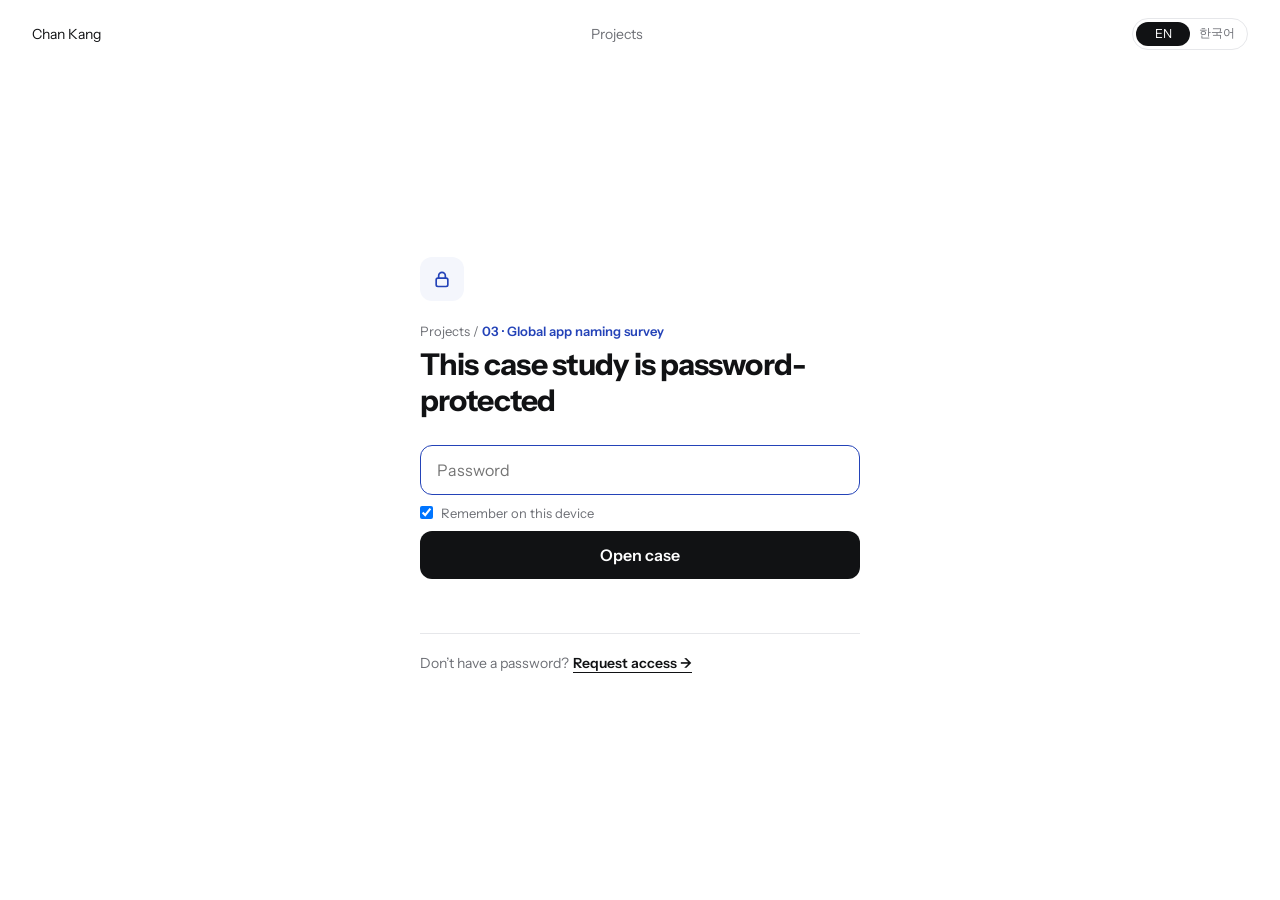
<file: work_case_naming.html>
<!doctype html>
<html lang="ko" class="staticrypt-html"><head><meta charset="utf-8"><meta name="viewport" content="width=device-width,initial-scale=1">
<link rel="icon" type="image/svg+xml" href="favicon.svg">
<title>Case Study — Chan Kang</title>
<link href="https://fonts.googleapis.com/css2?family=Instrument+Sans:wght@400;500;600;700&family=Noto+Sans+KR:wght@700;800&family=IBM+Plex+Sans+KR:wght@400;500;600;700&display=swap" rel="stylesheet">
<style>
:root{--bg:#FFFFFF;--ink:#111214;--muted:#6E7076;--ac:#2443B8;--rule:#E6E7EA;--soft:#F4F6FC;--ease-out:cubic-bezier(.23,1,.32,1)}
*{box-sizing:border-box;margin:0}
.hidden{display:none!important}
body{background:var(--bg);color:var(--ink);font-family:'Instrument Sans',sans-serif;-webkit-font-smoothing:antialiased;min-height:100vh;display:flex;flex-direction:column}
body[data-lang="ko"]{font-family:'Instrument Sans','IBM Plex Sans KR',sans-serif;word-break:keep-all}
body[data-lang="ko"] h1{font-family:'Instrument Sans','Noto Sans KR',sans-serif}
body[data-lang="en"] [data-l="ko"],body[data-lang="ko"] [data-l="en"]{display:none!important}
nav{display:flex;justify-content:space-between;align-items:center;padding:18px 32px;font-size:14px}
nav a{text-decoration:none;color:inherit}
nav .links{color:var(--muted)}
.lang{display:inline-flex;border:1px solid var(--rule);border-radius:999px;padding:3px;position:relative;height:32px;width:116px;align-items:center;font-size:12.5px}
.lang button{all:unset;cursor:pointer;flex:1;display:inline-flex;align-items:center;justify-content:center;height:24px;border-radius:999px;position:relative;z-index:1;color:var(--muted);line-height:1}
.lang button:last-of-type{font-size:11.5px;letter-spacing:-.02em}
.lang button.on{color:#fff}
.lang i{position:absolute;top:3px;bottom:3px;left:3px;width:calc(50% - 3px);border-radius:999px;background:var(--ink);transition:transform .3s var(--ease-out)}
body[data-lang="ko"] .lang i{transform:translateX(100%)}
main{flex:1;display:grid;place-items:center;padding:40px 20px 80px}
.card{width:min(440px,100%)}
.lock{width:44px;height:44px;border-radius:12px;background:var(--soft);display:grid;place-items:center;color:var(--ac)}
.crumb{margin-top:22px;font-size:13px;color:var(--muted)}
.crumb b{color:var(--ac);font-weight:600}
h1{font-size:30px;letter-spacing:-.03em;line-height:1.2;margin-top:8px}
form{display:grid;gap:10px;margin-top:26px}
#staticrypt-password{font:inherit;font-size:16px;padding:14px 16px;border:1px solid var(--rule);border-radius:12px;outline:none;transition:border-color .2s;width:100%}
#staticrypt-password:focus{border-color:var(--ac)}
.row{display:flex;align-items:center;gap:8px;font-size:13px;color:var(--muted)}
.go{font:inherit;font-size:16px;font-weight:600;padding:14px;border-radius:12px;border:0;background:var(--ink);color:#fff;cursor:pointer;transition:transform 160ms var(--ease-out)}
.go:active{transform:scale(.97)}
.err{font-size:13px;color:#B23A3A;min-height:18px}
.req{margin-top:26px;padding-top:20px;border-top:1px solid var(--rule);font-size:14px;color:var(--muted)}
.req a{color:var(--ink);font-weight:600;text-decoration:none;border-bottom:1.5px solid var(--ink);margin-left:4px}
.req a:hover{color:var(--ac);border-color:var(--ac)}
#staticrypt_loading{flex:1}
@media (max-width:760px){nav{padding:14px 16px}.lang{height:28px;width:100px}.lang button{height:20px}h1{font-size:26px}}
@media (prefers-reduced-motion:reduce){*{transition:none!important}}
</style></head>
<body class="staticrypt-body" data-lang="ko">
<div id="staticrypt_loading"></div>
<div id="staticrypt_content" class="hidden" style="display:flex;flex-direction:column;flex:1">
<nav><a href="index.html"><span data-l="en">Chan Kang</span><span data-l="ko">강감찬</span></a><span class="links"><a href="work.html">Projects</a></span><span class="lang"><i></i><button data-s="en">EN</button><button data-s="ko" class="on">한국어</button></span></nav>
<main><div class="card">
 <div class="lock"><svg width="20" height="20" viewBox="0 0 24 24" fill="none" stroke="currentColor" stroke-width="2" stroke-linecap="round"><rect x="5" y="11" width="14" height="10" rx="2"/><path d="M8 11V8a4 4 0 0 1 8 0v3"/></svg></div>
 <div class="crumb">Projects / <b id="caseName"></b></div>
 <h1 data-l="ko">비밀번호로 보호된 케이스입니다</h1>
 <h1 data-l="en">This case study is password-protected</h1>
 <form id="staticrypt-form" action="#" method="post">
  <input id="staticrypt-password" type="password" name="password" autocomplete="current-password" placeholder="비밀번호" required autofocus>
  <label id="staticrypt-remember-label" class="row hidden"><input id="staticrypt-remember" type="checkbox" name="remember" checked><span data-l="ko">이 기기에서 기억하기</span><span data-l="en">Remember on this device</span></label>
  <button class="go" type="submit"><span data-l="ko">케이스 열기</span><span data-l="en">Open case</span></button>
  <div class="err" aria-live="polite"></div>
 </form>
 <div class="req"><span data-l="ko">비밀번호가 없으신가요?</span><span data-l="en">Don’t have a password?</span><a data-l="ko" href="mailto:kamchan.kang@gmail.com?subject=%EC%BC%80%EC%9D%B4%EC%8A%A4%20%EC%97%B4%EB%9E%8C%20%EC%9A%94%EC%B2%AD">열람 요청하기 →</a><a data-l="en" href="mailto:kamchan.kang@gmail.com?subject=Case%20study%20access%20request">Request access →</a></div>
</div></main>
</div>
<script>
const staticryptInitiator = ((function(){
  const exports = {};
  const cryptoEngine = ((function(){
  const exports = {};
  const { subtle } = crypto;

const IV_BITS = 16 * 8;
const HEX_BITS = 4;
const ENCRYPTION_ALGO = "AES-CBC";

/**
 * Translates between utf8 encoded hexadecimal strings
 * and Uint8Array bytes.
 */
const HexEncoder = {
    /**
     * hex string -> bytes
     * @param {string} hexString
     * @returns {Uint8Array}
     */
    parse: function (hexString) {
        if (hexString.length % 2 !== 0) throw "Invalid hexString";
        const arrayBuffer = new Uint8Array(hexString.length / 2);

        for (let i = 0; i < hexString.length; i += 2) {
            const byteValue = parseInt(hexString.substring(i, i + 2), 16);
            if (isNaN(byteValue)) {
                throw "Invalid hexString";
            }
            arrayBuffer[i / 2] = byteValue;
        }
        return arrayBuffer;
    },

    /**
     * bytes -> hex string
     * @param {Uint8Array} bytes
     * @returns {string}
     */
    stringify: function (bytes) {
        const hexBytes = [];

        for (let i = 0; i < bytes.length; ++i) {
            let byteString = bytes[i].toString(16);
            if (byteString.length < 2) {
                byteString = "0" + byteString;
            }
            hexBytes.push(byteString);
        }
        return hexBytes.join("");
    },
};

/**
 * Translates between utf8 strings and Uint8Array bytes.
 */
const UTF8Encoder = {
    parse: function (str) {
        return new TextEncoder().encode(str);
    },

    stringify: function (bytes) {
        return new TextDecoder().decode(bytes);
    },
};

/**
 * Salt and encrypt a msg with a password.
 */
async function encrypt(msg, hashedPassword) {
    // Must be 16 bytes, unpredictable, and preferably cryptographically random. However, it need not be secret.
    // https://developer.mozilla.org/en-US/docs/Web/API/SubtleCrypto/encrypt#parameters
    const iv = crypto.getRandomValues(new Uint8Array(IV_BITS / 8));

    const key = await subtle.importKey("raw", HexEncoder.parse(hashedPassword), ENCRYPTION_ALGO, false, ["encrypt"]);

    const encrypted = await subtle.encrypt(
        {
            name: ENCRYPTION_ALGO,
            iv: iv,
        },
        key,
        UTF8Encoder.parse(msg)
    );

    // iv will be 32 hex characters, we prepend it to the ciphertext for use in decryption
    return HexEncoder.stringify(iv) + HexEncoder.stringify(new Uint8Array(encrypted));
}
exports.encrypt = encrypt;

/**
 * Decrypt a salted msg using a password.
 *
 * @param {string} encryptedMsg
 * @param {string} hashedPassword
 * @returns {Promise<string>}
 */
async function decrypt(encryptedMsg, hashedPassword) {
    const ivLength = IV_BITS / HEX_BITS;
    const iv = HexEncoder.parse(encryptedMsg.substring(0, ivLength));
    const encrypted = encryptedMsg.substring(ivLength);

    const key = await subtle.importKey("raw", HexEncoder.parse(hashedPassword), ENCRYPTION_ALGO, false, ["decrypt"]);

    const outBuffer = await subtle.decrypt(
        {
            name: ENCRYPTION_ALGO,
            iv: iv,
        },
        key,
        HexEncoder.parse(encrypted)
    );

    return UTF8Encoder.stringify(new Uint8Array(outBuffer));
}
exports.decrypt = decrypt;

/**
 * Salt and hash the password so it can be stored in localStorage without opening a password reuse vulnerability.
 *
 * @param {string} password
 * @param {string} salt
 * @returns {Promise<string>}
 */
async function hashPassword(password, salt) {
    // we hash the password in multiple steps, each adding more iterations. This is because we used to allow less
    // iterations, so for backward compatibility reasons, we need to support going from that to more iterations.
    let hashedPassword = await hashLegacyRound(password, salt);

    hashedPassword = await hashSecondRound(hashedPassword, salt);

    return hashThirdRound(hashedPassword, salt);
}
exports.hashPassword = hashPassword;

/**
 * This hashes the password with 1k iterations. This is a low number, we need this function to support backwards
 * compatibility.
 *
 * @param {string} password
 * @param {string} salt
 * @returns {Promise<string>}
 */
function hashLegacyRound(password, salt) {
    return pbkdf2(password, salt, 1000, "SHA-1");
}
exports.hashLegacyRound = hashLegacyRound;

/**
 * Add a second round of iterations. This is because we used to use 1k, so for backwards compatibility with
 * remember-me/autodecrypt links, we need to support going from that to more iterations.
 *
 * @param hashedPassword
 * @param salt
 * @returns {Promise<string>}
 */
function hashSecondRound(hashedPassword, salt) {
    return pbkdf2(hashedPassword, salt, 14000, "SHA-256");
}
exports.hashSecondRound = hashSecondRound;

/**
 * Add a third round of iterations to bring total number to 600k. This is because we used to use 1k, then 15k, so for
 * backwards compatibility with remember-me/autodecrypt links, we need to support going from that to more iterations.
 *
 * @param hashedPassword
 * @param salt
 * @returns {Promise<string>}
 */
function hashThirdRound(hashedPassword, salt) {
    return pbkdf2(hashedPassword, salt, 585000, "SHA-256");
}
exports.hashThirdRound = hashThirdRound;

/**
 * Salt and hash the password so it can be stored in localStorage without opening a password reuse vulnerability.
 *
 * @param {string} password
 * @param {string} salt
 * @param {int} iterations
 * @param {string} hashAlgorithm
 * @returns {Promise<string>}
 */
async function pbkdf2(password, salt, iterations, hashAlgorithm) {
    const key = await subtle.importKey("raw", UTF8Encoder.parse(password), "PBKDF2", false, ["deriveBits"]);

    const keyBytes = await subtle.deriveBits(
        {
            name: "PBKDF2",
            hash: hashAlgorithm,
            iterations,
            salt: UTF8Encoder.parse(salt),
        },
        key,
        256
    );

    return HexEncoder.stringify(new Uint8Array(keyBytes));
}

function generateRandomSalt() {
    const bytes = crypto.getRandomValues(new Uint8Array(128 / 8));

    return HexEncoder.stringify(new Uint8Array(bytes));
}
exports.generateRandomSalt = generateRandomSalt;

async function signMessage(hashedPassword, message) {
    const key = await subtle.importKey(
        "raw",
        HexEncoder.parse(hashedPassword),
        {
            name: "HMAC",
            hash: "SHA-256",
        },
        false,
        ["sign"]
    );
    const signature = await subtle.sign("HMAC", key, UTF8Encoder.parse(message));

    return HexEncoder.stringify(new Uint8Array(signature));
}
exports.signMessage = signMessage;

function getRandomAlphanum() {
    const possibleCharacters = "abcdefghijklmnopqrstuvwxyzABCDEFGHIJKLMNOPQRSTUVWXYZ0123456789";

    let byteArray;
    let parsedInt;

    // Keep generating new random bytes until we get a value that falls
    // within a range that can be evenly divided by possibleCharacters.length
    do {
        byteArray = crypto.getRandomValues(new Uint8Array(1));
        // extract the lowest byte to get an int from 0 to 255 (probably unnecessary, since we're only generating 1 byte)
        parsedInt = byteArray[0] & 0xff;
    } while (parsedInt >= 256 - (256 % possibleCharacters.length));

    // Take the modulo of the parsed integer to get a random number between 0 and totalLength - 1
    const randomIndex = parsedInt % possibleCharacters.length;

    return possibleCharacters[randomIndex];
}

/**
 * Generate a random string of a given length.
 *
 * @param {int} length
 * @returns {string}
 */
function generateRandomString(length) {
    let randomString = "";

    for (let i = 0; i < length; i++) {
        randomString += getRandomAlphanum();
    }

    return randomString;
}
exports.generateRandomString = generateRandomString;

  return exports;
})());
const codec = ((function(){
  const exports = {};
  /**
 * Initialize the codec with the provided cryptoEngine - this return functions to encode and decode messages.
 *
 * @param cryptoEngine - the engine to use for encryption / decryption
 */
function init(cryptoEngine) {
    const exports = {};

    /**
     * Top-level function for encoding a message.
     * Includes password hashing, encryption, and signing.
     *
     * @param {string} msg
     * @param {string} password
     * @param {string} salt
     *
     * @returns {string} The encoded text
     */
    async function encode(msg, password, salt) {
        const hashedPassword = await cryptoEngine.hashPassword(password, salt);

        const encrypted = await cryptoEngine.encrypt(msg, hashedPassword);

        // we use the hashed password in the HMAC because this is effectively what will be used a password (so we can store
        // it in localStorage safely, we don't use the clear text password)
        const hmac = await cryptoEngine.signMessage(hashedPassword, encrypted);

        return hmac + encrypted;
    }
    exports.encode = encode;

    /**
     * Encode using a password that has already been hashed. This is useful to encode multiple messages in a row, that way
     * we don't need to hash the password multiple times.
     *
     * @param {string} msg
     * @param {string} hashedPassword
     *
     * @returns {string} The encoded text
     */
    async function encodeWithHashedPassword(msg, hashedPassword) {
        const encrypted = await cryptoEngine.encrypt(msg, hashedPassword);

        // we use the hashed password in the HMAC because this is effectively what will be used a password (so we can store
        // it in localStorage safely, we don't use the clear text password)
        const hmac = await cryptoEngine.signMessage(hashedPassword, encrypted);

        return hmac + encrypted;
    }
    exports.encodeWithHashedPassword = encodeWithHashedPassword;

    /**
     * Top-level function for decoding a message.
     * Includes signature check and decryption.
     *
     * @param {string} signedMsg
     * @param {string} hashedPassword
     * @param {string} salt
     * @param {int} backwardCompatibleAttempt
     * @param {string} originalPassword
     *
     * @returns {Object} {success: true, decoded: string} | {success: false, message: string}
     */
    async function decode(signedMsg, hashedPassword, salt, backwardCompatibleAttempt = 0, originalPassword = "") {
        const encryptedHMAC = signedMsg.substring(0, 64);
        const encryptedMsg = signedMsg.substring(64);
        const decryptedHMAC = await cryptoEngine.signMessage(hashedPassword, encryptedMsg);

        if (decryptedHMAC !== encryptedHMAC) {
            // we have been raising the number of iterations in the hashing algorithm multiple times, so to support the old
            // remember-me/autodecrypt links we need to try bringing the old hashes up to speed.
            originalPassword = originalPassword || hashedPassword;
            if (backwardCompatibleAttempt === 0) {
                const updatedHashedPassword = await cryptoEngine.hashThirdRound(originalPassword, salt);

                return decode(signedMsg, updatedHashedPassword, salt, backwardCompatibleAttempt + 1, originalPassword);
            }
            if (backwardCompatibleAttempt === 1) {
                let updatedHashedPassword = await cryptoEngine.hashSecondRound(originalPassword, salt);
                updatedHashedPassword = await cryptoEngine.hashThirdRound(updatedHashedPassword, salt);

                return decode(signedMsg, updatedHashedPassword, salt, backwardCompatibleAttempt + 1, originalPassword);
            }

            return { success: false, message: "Signature mismatch" };
        }

        return {
            success: true,
            decoded: await cryptoEngine.decrypt(encryptedMsg, hashedPassword),
        };
    }
    exports.decode = decode;

    return exports;
}
exports.init = init;

  return exports;
})());
const decode = codec.init(cryptoEngine).decode;

/**
 * Initialize the staticrypt module, that exposes functions callbable by the password_template.
 *
 * @param {{
 *  staticryptEncryptedMsgUniqueVariableName: string,
 *  isRememberEnabled: boolean,
 *  rememberDurationInDays: number,
 *  staticryptSaltUniqueVariableName: string,
 * }} staticryptConfig - object of data that is stored on the password_template at encryption time.
 *
 * @param {{
 *  rememberExpirationKey: string,
 *  rememberPassphraseKey: string,
 *  replaceHtmlCallback: function,
 *  clearLocalStorageCallback: function,
 * }} templateConfig - object of data that can be configured by a custom password_template.
 */
function init(staticryptConfig, templateConfig) {
    const exports = {};

    /**
     * Decrypt our encrypted page, replace the whole HTML.
     *
     * @param {string} hashedPassword
     * @returns {Promise<boolean>}
     */
    async function decryptAndReplaceHtml(hashedPassword) {
        const { staticryptEncryptedMsgUniqueVariableName, staticryptSaltUniqueVariableName } = staticryptConfig;
        const { replaceHtmlCallback } = templateConfig;

        const result = await decode(
            staticryptEncryptedMsgUniqueVariableName,
            hashedPassword,
            staticryptSaltUniqueVariableName
        );
        if (!result.success) {
            return false;
        }
        const plainHTML = result.decoded;

        // if the user configured a callback call it, otherwise just replace the whole HTML
        if (typeof replaceHtmlCallback === "function") {
            replaceHtmlCallback(plainHTML);
        } else {
            document.write(plainHTML);
            document.close();
        }

        return true;
    }

    /**
     * Attempt to decrypt the page and replace the whole HTML.
     *
     * @param {string} password
     * @param {boolean} isRememberChecked
     *
     * @returns {Promise<{isSuccessful: boolean, hashedPassword?: string}>} - we return an object, so that if we want to
     *   expose more information in the future we can do it without breaking the password_template
     */
    async function handleDecryptionOfPage(password, isRememberChecked) {
        const { staticryptSaltUniqueVariableName } = staticryptConfig;

        // decrypt and replace the whole page
        const hashedPassword = await cryptoEngine.hashPassword(password, staticryptSaltUniqueVariableName);
        return handleDecryptionOfPageFromHash(hashedPassword, isRememberChecked);
    }
    exports.handleDecryptionOfPage = handleDecryptionOfPage;

    async function handleDecryptionOfPageFromHash(hashedPassword, isRememberChecked) {
        const { isRememberEnabled, rememberDurationInDays } = staticryptConfig;
        const { rememberExpirationKey, rememberPassphraseKey } = templateConfig;

        const isDecryptionSuccessful = await decryptAndReplaceHtml(hashedPassword);

        if (!isDecryptionSuccessful) {
            return {
                isSuccessful: false,
                hashedPassword,
            };
        }

        // remember the hashedPassword and set its expiration if necessary
        if (isRememberEnabled && isRememberChecked) {
            window.localStorage.setItem(rememberPassphraseKey, hashedPassword);

            // set the expiration if the duration isn't 0 (meaning no expiration)
            if (rememberDurationInDays > 0) {
                window.localStorage.setItem(
                    rememberExpirationKey,
                    (new Date().getTime() + rememberDurationInDays * 24 * 60 * 60 * 1000).toString()
                );
            }
        }

        return {
            isSuccessful: true,
            hashedPassword,
        };
    }
    exports.handleDecryptionOfPageFromHash = handleDecryptionOfPageFromHash;

    /**
     * Clear localstorage from staticrypt related values
     */
    function clearLocalStorage() {
        const { clearLocalStorageCallback, rememberExpirationKey, rememberPassphraseKey } = templateConfig;

        if (typeof clearLocalStorageCallback === "function") {
            clearLocalStorageCallback();
        } else {
            localStorage.removeItem(rememberPassphraseKey);
            localStorage.removeItem(rememberExpirationKey);
        }
    }

    async function handleDecryptOnLoad() {
        let isSuccessful = await decryptOnLoadFromUrl();

        if (!isSuccessful) {
            isSuccessful = await decryptOnLoadFromRememberMe();
        }

        return { isSuccessful };
    }
    exports.handleDecryptOnLoad = handleDecryptOnLoad;

    /**
     * Clear storage if we are logging out
     *
     * @returns {boolean} - whether we logged out
     */
    function logoutIfNeeded() {
        const logoutKey = "staticrypt_logout";

        // handle logout through query param
        const queryParams = new URLSearchParams(window.location.search);
        if (queryParams.has(logoutKey)) {
            clearLocalStorage();
            return true;
        }

        // handle logout through URL fragment
        const hash = window.location.hash.substring(1);
        if (hash.includes(logoutKey)) {
            clearLocalStorage();
            return true;
        }

        return false;
    }

    /**
     * To be called on load: check if we want to try to decrypt and replace the HTML with the decrypted content, and
     * try to do it if needed.
     *
     * @returns {Promise<boolean>} true if we derypted and replaced the whole page, false otherwise
     */
    async function decryptOnLoadFromRememberMe() {
        const { rememberDurationInDays } = staticryptConfig;
        const { rememberExpirationKey, rememberPassphraseKey } = templateConfig;

        // if we are login out, terminate
        if (logoutIfNeeded()) {
            return false;
        }

        // if there is expiration configured, check if we're not beyond the expiration
        if (rememberDurationInDays && rememberDurationInDays > 0) {
            const expiration = localStorage.getItem(rememberExpirationKey),
                isExpired = expiration && new Date().getTime() > parseInt(expiration);

            if (isExpired) {
                clearLocalStorage();
                return false;
            }
        }

        const hashedPassword = localStorage.getItem(rememberPassphraseKey);

        if (hashedPassword) {
            // try to decrypt
            const isDecryptionSuccessful = await decryptAndReplaceHtml(hashedPassword);

            // if the decryption is unsuccessful the password might be wrong - silently clear the saved data and let
            // the user fill the password form again
            if (!isDecryptionSuccessful) {
                clearLocalStorage();
                return false;
            }

            return true;
        }

        return false;
    }

    async function decryptOnLoadFromUrl() {
        const passwordKey = "staticrypt_pwd";
        const rememberMeKey = "remember_me";

        // try to get the password from the query param (for backward compatibility - we now want to avoid this method,
        // since it sends the hashed password to the server which isn't needed)
        const queryParams = new URLSearchParams(window.location.search);
        const hashedPasswordQuery = queryParams.get(passwordKey);
        const rememberMeQuery = queryParams.get(rememberMeKey);

        const urlFragment = window.location.hash.substring(1);
        // get the password from the url fragment
        const hashedPasswordRegexMatch = urlFragment.match(new RegExp(passwordKey + "=([^&]*)"));
        const hashedPasswordFragment = hashedPasswordRegexMatch ? hashedPasswordRegexMatch[1] : null;
        const rememberMeFragment = urlFragment.includes(rememberMeKey);

        const hashedPassword = hashedPasswordFragment || hashedPasswordQuery;
        const rememberMe = rememberMeFragment || rememberMeQuery;

        if (hashedPassword) {
            return handleDecryptionOfPageFromHash(hashedPassword, rememberMe);
        }

        return false;
    }

    return exports;
}
exports.init = init;

  return exports;
})());
const templateError = "Bad password!",
    isRememberEnabled = true,
    staticryptConfig = {"staticryptEncryptedMsgUniqueVariableName":"[base64]","isRememberEnabled":true,"rememberDurationInDays":30,"staticryptSaltUniqueVariableName":"bfd77b134c5f2ef31bd4fdd44d6126b9"};
const CASES = {
  "01": {ko: "01 · 프리미엄 수익화 재설계", en: "01 · Premium monetization redesign"},
  "02": {ko: "02 · 미국 시장 진출 통합 리서치", en: "02 · US market-entry research"},
  "03": {ko: "03 · 글로벌 앱 네이밍 서베이", en: "03 · Global app naming survey"},
  "04": {ko: "04 · 터치 헤드폰 제스처 사용성 실험", en: "04 · Touch-headphone gesture experiment"}
};
const caseKey = "03";
const templateConfig = {rememberExpirationKey: "staticrypt_expiration", rememberPassphraseKey: "staticrypt_passphrase", replaceHtmlCallback: null, clearLocalStorageCallback: null};
const staticrypt = staticryptInitiator.init(staticryptConfig, templateConfig);

function setLang(l) {
  try { localStorage.setItem("lang", l) } catch (e) {}
  document.body.dataset.lang = l; document.documentElement.lang = l;
  document.querySelectorAll(".lang button").forEach(b => b.classList.toggle("on", b.dataset.s === l));
  document.getElementById("staticrypt-password").placeholder = l === "ko" ? "비밀번호" : "Password";
  const c = CASES[caseKey]; document.getElementById("caseName").textContent = c ? c[l] : "";
}
document.querySelectorAll(".lang button").forEach(b => b.onclick = () => setLang(b.dataset.s));
setLang(new URLSearchParams(location.search).get("lang") || (function () { try { return localStorage.getItem("lang") } catch (e) { return null } })() || "ko");

window.onload = async function () {
  const { isSuccessful } = await staticrypt.handleDecryptOnLoad();
  if (!isSuccessful) {
    document.getElementById("staticrypt_loading").classList.add("hidden");
    document.getElementById("staticrypt_content").classList.remove("hidden");
    document.getElementById("staticrypt-password").focus();
    if (isRememberEnabled) document.getElementById("staticrypt-remember-label").classList.remove("hidden");
  }
};
document.getElementById("staticrypt-form").addEventListener("submit", async function (e) {
  e.preventDefault();
  const password = document.getElementById("staticrypt-password").value,
    remember = document.getElementById("staticrypt-remember").checked;
  const { isSuccessful } = await staticrypt.handleDecryptionOfPage(password, remember);
  if (!isSuccessful) document.querySelector(".err").textContent = document.body.dataset.lang === "ko" ? "비밀번호가 맞지 않아요." : "That password doesn’t match.";
});
</script>
</body></html>
</file>
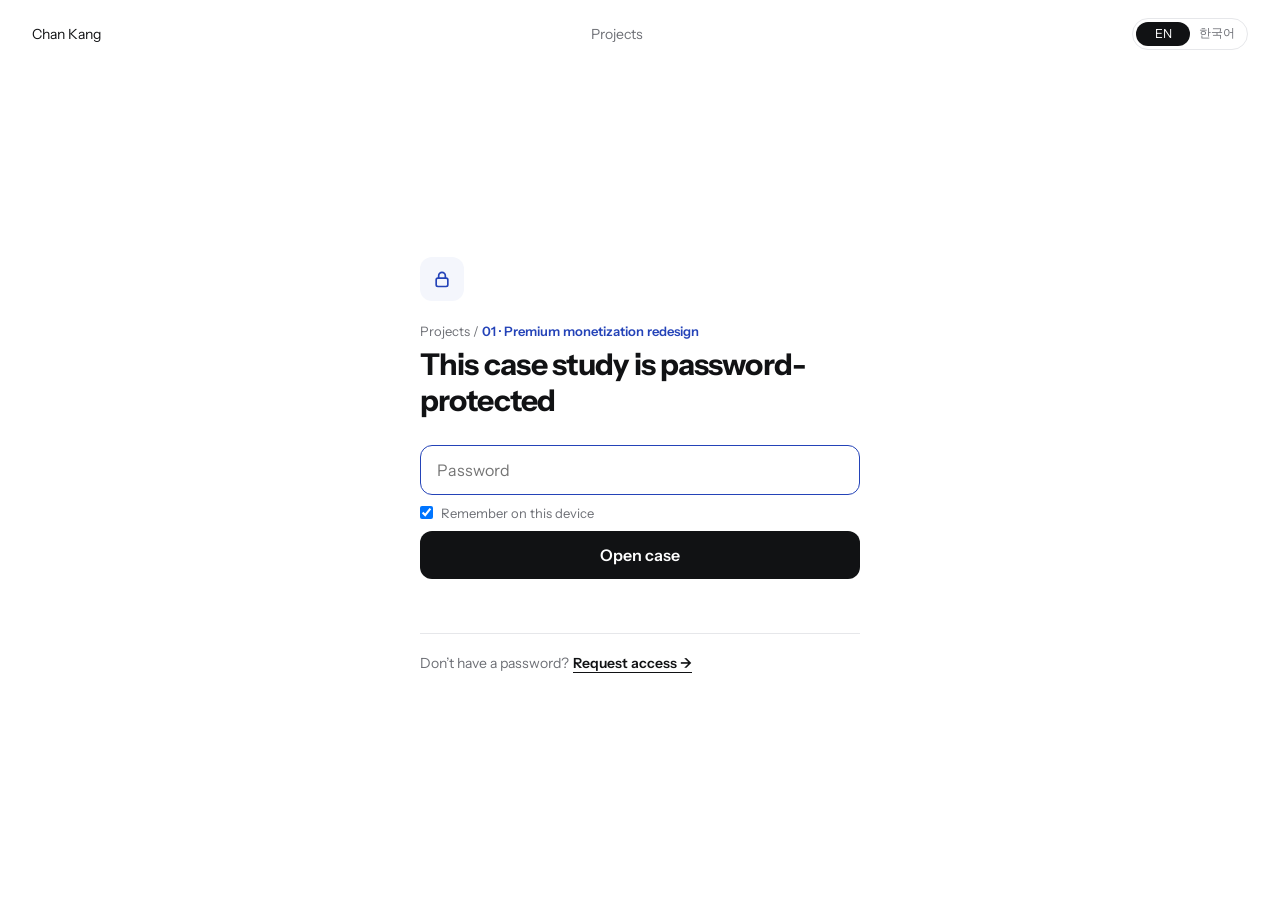
<file: work_case_premium.html>
<!doctype html>
<html lang="ko" class="staticrypt-html"><head><meta charset="utf-8"><meta name="viewport" content="width=device-width,initial-scale=1">
<link rel="icon" type="image/svg+xml" href="favicon.svg">
<title>Case Study — Chan Kang</title>
<link href="https://fonts.googleapis.com/css2?family=Instrument+Sans:wght@400;500;600;700&family=Noto+Sans+KR:wght@700;800&family=IBM+Plex+Sans+KR:wght@400;500;600;700&display=swap" rel="stylesheet">
<style>
:root{--bg:#FFFFFF;--ink:#111214;--muted:#6E7076;--ac:#2443B8;--rule:#E6E7EA;--soft:#F4F6FC;--ease-out:cubic-bezier(.23,1,.32,1)}
*{box-sizing:border-box;margin:0}
.hidden{display:none!important}
body{background:var(--bg);color:var(--ink);font-family:'Instrument Sans',sans-serif;-webkit-font-smoothing:antialiased;min-height:100vh;display:flex;flex-direction:column}
body[data-lang="ko"]{font-family:'Instrument Sans','IBM Plex Sans KR',sans-serif;word-break:keep-all}
body[data-lang="ko"] h1{font-family:'Instrument Sans','Noto Sans KR',sans-serif}
body[data-lang="en"] [data-l="ko"],body[data-lang="ko"] [data-l="en"]{display:none!important}
nav{display:flex;justify-content:space-between;align-items:center;padding:18px 32px;font-size:14px}
nav a{text-decoration:none;color:inherit}
nav .links{color:var(--muted)}
.lang{display:inline-flex;border:1px solid var(--rule);border-radius:999px;padding:3px;position:relative;height:32px;width:116px;align-items:center;font-size:12.5px}
.lang button{all:unset;cursor:pointer;flex:1;display:inline-flex;align-items:center;justify-content:center;height:24px;border-radius:999px;position:relative;z-index:1;color:var(--muted);line-height:1}
.lang button:last-of-type{font-size:11.5px;letter-spacing:-.02em}
.lang button.on{color:#fff}
.lang i{position:absolute;top:3px;bottom:3px;left:3px;width:calc(50% - 3px);border-radius:999px;background:var(--ink);transition:transform .3s var(--ease-out)}
body[data-lang="ko"] .lang i{transform:translateX(100%)}
main{flex:1;display:grid;place-items:center;padding:40px 20px 80px}
.card{width:min(440px,100%)}
.lock{width:44px;height:44px;border-radius:12px;background:var(--soft);display:grid;place-items:center;color:var(--ac)}
.crumb{margin-top:22px;font-size:13px;color:var(--muted)}
.crumb b{color:var(--ac);font-weight:600}
h1{font-size:30px;letter-spacing:-.03em;line-height:1.2;margin-top:8px}
form{display:grid;gap:10px;margin-top:26px}
#staticrypt-password{font:inherit;font-size:16px;padding:14px 16px;border:1px solid var(--rule);border-radius:12px;outline:none;transition:border-color .2s;width:100%}
#staticrypt-password:focus{border-color:var(--ac)}
.row{display:flex;align-items:center;gap:8px;font-size:13px;color:var(--muted)}
.go{font:inherit;font-size:16px;font-weight:600;padding:14px;border-radius:12px;border:0;background:var(--ink);color:#fff;cursor:pointer;transition:transform 160ms var(--ease-out)}
.go:active{transform:scale(.97)}
.err{font-size:13px;color:#B23A3A;min-height:18px}
.req{margin-top:26px;padding-top:20px;border-top:1px solid var(--rule);font-size:14px;color:var(--muted)}
.req a{color:var(--ink);font-weight:600;text-decoration:none;border-bottom:1.5px solid var(--ink);margin-left:4px}
.req a:hover{color:var(--ac);border-color:var(--ac)}
#staticrypt_loading{flex:1}
@media (max-width:760px){nav{padding:14px 16px}.lang{height:28px;width:100px}.lang button{height:20px}h1{font-size:26px}}
@media (prefers-reduced-motion:reduce){*{transition:none!important}}
</style></head>
<body class="staticrypt-body" data-lang="ko">
<div id="staticrypt_loading"></div>
<div id="staticrypt_content" class="hidden" style="display:flex;flex-direction:column;flex:1">
<nav><a href="index.html"><span data-l="en">Chan Kang</span><span data-l="ko">강감찬</span></a><span class="links"><a href="work.html">Projects</a></span><span class="lang"><i></i><button data-s="en">EN</button><button data-s="ko" class="on">한국어</button></span></nav>
<main><div class="card">
 <div class="lock"><svg width="20" height="20" viewBox="0 0 24 24" fill="none" stroke="currentColor" stroke-width="2" stroke-linecap="round"><rect x="5" y="11" width="14" height="10" rx="2"/><path d="M8 11V8a4 4 0 0 1 8 0v3"/></svg></div>
 <div class="crumb">Projects / <b id="caseName"></b></div>
 <h1 data-l="ko">비밀번호로 보호된 케이스입니다</h1>
 <h1 data-l="en">This case study is password-protected</h1>
 <form id="staticrypt-form" action="#" method="post">
  <input id="staticrypt-password" type="password" name="password" autocomplete="current-password" placeholder="비밀번호" required autofocus>
  <label id="staticrypt-remember-label" class="row hidden"><input id="staticrypt-remember" type="checkbox" name="remember" checked><span data-l="ko">이 기기에서 기억하기</span><span data-l="en">Remember on this device</span></label>
  <button class="go" type="submit"><span data-l="ko">케이스 열기</span><span data-l="en">Open case</span></button>
  <div class="err" aria-live="polite"></div>
 </form>
 <div class="req"><span data-l="ko">비밀번호가 없으신가요?</span><span data-l="en">Don’t have a password?</span><a data-l="ko" href="mailto:kamchan.kang@gmail.com?subject=%EC%BC%80%EC%9D%B4%EC%8A%A4%20%EC%97%B4%EB%9E%8C%20%EC%9A%94%EC%B2%AD">열람 요청하기 →</a><a data-l="en" href="mailto:kamchan.kang@gmail.com?subject=Case%20study%20access%20request">Request access →</a></div>
</div></main>
</div>
<script>
const staticryptInitiator = ((function(){
  const exports = {};
  const cryptoEngine = ((function(){
  const exports = {};
  const { subtle } = crypto;

const IV_BITS = 16 * 8;
const HEX_BITS = 4;
const ENCRYPTION_ALGO = "AES-CBC";

/**
 * Translates between utf8 encoded hexadecimal strings
 * and Uint8Array bytes.
 */
const HexEncoder = {
    /**
     * hex string -> bytes
     * @param {string} hexString
     * @returns {Uint8Array}
     */
    parse: function (hexString) {
        if (hexString.length % 2 !== 0) throw "Invalid hexString";
        const arrayBuffer = new Uint8Array(hexString.length / 2);

        for (let i = 0; i < hexString.length; i += 2) {
            const byteValue = parseInt(hexString.substring(i, i + 2), 16);
            if (isNaN(byteValue)) {
                throw "Invalid hexString";
            }
            arrayBuffer[i / 2] = byteValue;
        }
        return arrayBuffer;
    },

    /**
     * bytes -> hex string
     * @param {Uint8Array} bytes
     * @returns {string}
     */
    stringify: function (bytes) {
        const hexBytes = [];

        for (let i = 0; i < bytes.length; ++i) {
            let byteString = bytes[i].toString(16);
            if (byteString.length < 2) {
                byteString = "0" + byteString;
            }
            hexBytes.push(byteString);
        }
        return hexBytes.join("");
    },
};

/**
 * Translates between utf8 strings and Uint8Array bytes.
 */
const UTF8Encoder = {
    parse: function (str) {
        return new TextEncoder().encode(str);
    },

    stringify: function (bytes) {
        return new TextDecoder().decode(bytes);
    },
};

/**
 * Salt and encrypt a msg with a password.
 */
async function encrypt(msg, hashedPassword) {
    // Must be 16 bytes, unpredictable, and preferably cryptographically random. However, it need not be secret.
    // https://developer.mozilla.org/en-US/docs/Web/API/SubtleCrypto/encrypt#parameters
    const iv = crypto.getRandomValues(new Uint8Array(IV_BITS / 8));

    const key = await subtle.importKey("raw", HexEncoder.parse(hashedPassword), ENCRYPTION_ALGO, false, ["encrypt"]);

    const encrypted = await subtle.encrypt(
        {
            name: ENCRYPTION_ALGO,
            iv: iv,
        },
        key,
        UTF8Encoder.parse(msg)
    );

    // iv will be 32 hex characters, we prepend it to the ciphertext for use in decryption
    return HexEncoder.stringify(iv) + HexEncoder.stringify(new Uint8Array(encrypted));
}
exports.encrypt = encrypt;

/**
 * Decrypt a salted msg using a password.
 *
 * @param {string} encryptedMsg
 * @param {string} hashedPassword
 * @returns {Promise<string>}
 */
async function decrypt(encryptedMsg, hashedPassword) {
    const ivLength = IV_BITS / HEX_BITS;
    const iv = HexEncoder.parse(encryptedMsg.substring(0, ivLength));
    const encrypted = encryptedMsg.substring(ivLength);

    const key = await subtle.importKey("raw", HexEncoder.parse(hashedPassword), ENCRYPTION_ALGO, false, ["decrypt"]);

    const outBuffer = await subtle.decrypt(
        {
            name: ENCRYPTION_ALGO,
            iv: iv,
        },
        key,
        HexEncoder.parse(encrypted)
    );

    return UTF8Encoder.stringify(new Uint8Array(outBuffer));
}
exports.decrypt = decrypt;

/**
 * Salt and hash the password so it can be stored in localStorage without opening a password reuse vulnerability.
 *
 * @param {string} password
 * @param {string} salt
 * @returns {Promise<string>}
 */
async function hashPassword(password, salt) {
    // we hash the password in multiple steps, each adding more iterations. This is because we used to allow less
    // iterations, so for backward compatibility reasons, we need to support going from that to more iterations.
    let hashedPassword = await hashLegacyRound(password, salt);

    hashedPassword = await hashSecondRound(hashedPassword, salt);

    return hashThirdRound(hashedPassword, salt);
}
exports.hashPassword = hashPassword;

/**
 * This hashes the password with 1k iterations. This is a low number, we need this function to support backwards
 * compatibility.
 *
 * @param {string} password
 * @param {string} salt
 * @returns {Promise<string>}
 */
function hashLegacyRound(password, salt) {
    return pbkdf2(password, salt, 1000, "SHA-1");
}
exports.hashLegacyRound = hashLegacyRound;

/**
 * Add a second round of iterations. This is because we used to use 1k, so for backwards compatibility with
 * remember-me/autodecrypt links, we need to support going from that to more iterations.
 *
 * @param hashedPassword
 * @param salt
 * @returns {Promise<string>}
 */
function hashSecondRound(hashedPassword, salt) {
    return pbkdf2(hashedPassword, salt, 14000, "SHA-256");
}
exports.hashSecondRound = hashSecondRound;

/**
 * Add a third round of iterations to bring total number to 600k. This is because we used to use 1k, then 15k, so for
 * backwards compatibility with remember-me/autodecrypt links, we need to support going from that to more iterations.
 *
 * @param hashedPassword
 * @param salt
 * @returns {Promise<string>}
 */
function hashThirdRound(hashedPassword, salt) {
    return pbkdf2(hashedPassword, salt, 585000, "SHA-256");
}
exports.hashThirdRound = hashThirdRound;

/**
 * Salt and hash the password so it can be stored in localStorage without opening a password reuse vulnerability.
 *
 * @param {string} password
 * @param {string} salt
 * @param {int} iterations
 * @param {string} hashAlgorithm
 * @returns {Promise<string>}
 */
async function pbkdf2(password, salt, iterations, hashAlgorithm) {
    const key = await subtle.importKey("raw", UTF8Encoder.parse(password), "PBKDF2", false, ["deriveBits"]);

    const keyBytes = await subtle.deriveBits(
        {
            name: "PBKDF2",
            hash: hashAlgorithm,
            iterations,
            salt: UTF8Encoder.parse(salt),
        },
        key,
        256
    );

    return HexEncoder.stringify(new Uint8Array(keyBytes));
}

function generateRandomSalt() {
    const bytes = crypto.getRandomValues(new Uint8Array(128 / 8));

    return HexEncoder.stringify(new Uint8Array(bytes));
}
exports.generateRandomSalt = generateRandomSalt;

async function signMessage(hashedPassword, message) {
    const key = await subtle.importKey(
        "raw",
        HexEncoder.parse(hashedPassword),
        {
            name: "HMAC",
            hash: "SHA-256",
        },
        false,
        ["sign"]
    );
    const signature = await subtle.sign("HMAC", key, UTF8Encoder.parse(message));

    return HexEncoder.stringify(new Uint8Array(signature));
}
exports.signMessage = signMessage;

function getRandomAlphanum() {
    const possibleCharacters = "abcdefghijklmnopqrstuvwxyzABCDEFGHIJKLMNOPQRSTUVWXYZ0123456789";

    let byteArray;
    let parsedInt;

    // Keep generating new random bytes until we get a value that falls
    // within a range that can be evenly divided by possibleCharacters.length
    do {
        byteArray = crypto.getRandomValues(new Uint8Array(1));
        // extract the lowest byte to get an int from 0 to 255 (probably unnecessary, since we're only generating 1 byte)
        parsedInt = byteArray[0] & 0xff;
    } while (parsedInt >= 256 - (256 % possibleCharacters.length));

    // Take the modulo of the parsed integer to get a random number between 0 and totalLength - 1
    const randomIndex = parsedInt % possibleCharacters.length;

    return possibleCharacters[randomIndex];
}

/**
 * Generate a random string of a given length.
 *
 * @param {int} length
 * @returns {string}
 */
function generateRandomString(length) {
    let randomString = "";

    for (let i = 0; i < length; i++) {
        randomString += getRandomAlphanum();
    }

    return randomString;
}
exports.generateRandomString = generateRandomString;

  return exports;
})());
const codec = ((function(){
  const exports = {};
  /**
 * Initialize the codec with the provided cryptoEngine - this return functions to encode and decode messages.
 *
 * @param cryptoEngine - the engine to use for encryption / decryption
 */
function init(cryptoEngine) {
    const exports = {};

    /**
     * Top-level function for encoding a message.
     * Includes password hashing, encryption, and signing.
     *
     * @param {string} msg
     * @param {string} password
     * @param {string} salt
     *
     * @returns {string} The encoded text
     */
    async function encode(msg, password, salt) {
        const hashedPassword = await cryptoEngine.hashPassword(password, salt);

        const encrypted = await cryptoEngine.encrypt(msg, hashedPassword);

        // we use the hashed password in the HMAC because this is effectively what will be used a password (so we can store
        // it in localStorage safely, we don't use the clear text password)
        const hmac = await cryptoEngine.signMessage(hashedPassword, encrypted);

        return hmac + encrypted;
    }
    exports.encode = encode;

    /**
     * Encode using a password that has already been hashed. This is useful to encode multiple messages in a row, that way
     * we don't need to hash the password multiple times.
     *
     * @param {string} msg
     * @param {string} hashedPassword
     *
     * @returns {string} The encoded text
     */
    async function encodeWithHashedPassword(msg, hashedPassword) {
        const encrypted = await cryptoEngine.encrypt(msg, hashedPassword);

        // we use the hashed password in the HMAC because this is effectively what will be used a password (so we can store
        // it in localStorage safely, we don't use the clear text password)
        const hmac = await cryptoEngine.signMessage(hashedPassword, encrypted);

        return hmac + encrypted;
    }
    exports.encodeWithHashedPassword = encodeWithHashedPassword;

    /**
     * Top-level function for decoding a message.
     * Includes signature check and decryption.
     *
     * @param {string} signedMsg
     * @param {string} hashedPassword
     * @param {string} salt
     * @param {int} backwardCompatibleAttempt
     * @param {string} originalPassword
     *
     * @returns {Object} {success: true, decoded: string} | {success: false, message: string}
     */
    async function decode(signedMsg, hashedPassword, salt, backwardCompatibleAttempt = 0, originalPassword = "") {
        const encryptedHMAC = signedMsg.substring(0, 64);
        const encryptedMsg = signedMsg.substring(64);
        const decryptedHMAC = await cryptoEngine.signMessage(hashedPassword, encryptedMsg);

        if (decryptedHMAC !== encryptedHMAC) {
            // we have been raising the number of iterations in the hashing algorithm multiple times, so to support the old
            // remember-me/autodecrypt links we need to try bringing the old hashes up to speed.
            originalPassword = originalPassword || hashedPassword;
            if (backwardCompatibleAttempt === 0) {
                const updatedHashedPassword = await cryptoEngine.hashThirdRound(originalPassword, salt);

                return decode(signedMsg, updatedHashedPassword, salt, backwardCompatibleAttempt + 1, originalPassword);
            }
            if (backwardCompatibleAttempt === 1) {
                let updatedHashedPassword = await cryptoEngine.hashSecondRound(originalPassword, salt);
                updatedHashedPassword = await cryptoEngine.hashThirdRound(updatedHashedPassword, salt);

                return decode(signedMsg, updatedHashedPassword, salt, backwardCompatibleAttempt + 1, originalPassword);
            }

            return { success: false, message: "Signature mismatch" };
        }

        return {
            success: true,
            decoded: await cryptoEngine.decrypt(encryptedMsg, hashedPassword),
        };
    }
    exports.decode = decode;

    return exports;
}
exports.init = init;

  return exports;
})());
const decode = codec.init(cryptoEngine).decode;

/**
 * Initialize the staticrypt module, that exposes functions callbable by the password_template.
 *
 * @param {{
 *  staticryptEncryptedMsgUniqueVariableName: string,
 *  isRememberEnabled: boolean,
 *  rememberDurationInDays: number,
 *  staticryptSaltUniqueVariableName: string,
 * }} staticryptConfig - object of data that is stored on the password_template at encryption time.
 *
 * @param {{
 *  rememberExpirationKey: string,
 *  rememberPassphraseKey: string,
 *  replaceHtmlCallback: function,
 *  clearLocalStorageCallback: function,
 * }} templateConfig - object of data that can be configured by a custom password_template.
 */
function init(staticryptConfig, templateConfig) {
    const exports = {};

    /**
     * Decrypt our encrypted page, replace the whole HTML.
     *
     * @param {string} hashedPassword
     * @returns {Promise<boolean>}
     */
    async function decryptAndReplaceHtml(hashedPassword) {
        const { staticryptEncryptedMsgUniqueVariableName, staticryptSaltUniqueVariableName } = staticryptConfig;
        const { replaceHtmlCallback } = templateConfig;

        const result = await decode(
            staticryptEncryptedMsgUniqueVariableName,
            hashedPassword,
            staticryptSaltUniqueVariableName
        );
        if (!result.success) {
            return false;
        }
        const plainHTML = result.decoded;

        // if the user configured a callback call it, otherwise just replace the whole HTML
        if (typeof replaceHtmlCallback === "function") {
            replaceHtmlCallback(plainHTML);
        } else {
            document.write(plainHTML);
            document.close();
        }

        return true;
    }

    /**
     * Attempt to decrypt the page and replace the whole HTML.
     *
     * @param {string} password
     * @param {boolean} isRememberChecked
     *
     * @returns {Promise<{isSuccessful: boolean, hashedPassword?: string}>} - we return an object, so that if we want to
     *   expose more information in the future we can do it without breaking the password_template
     */
    async function handleDecryptionOfPage(password, isRememberChecked) {
        const { staticryptSaltUniqueVariableName } = staticryptConfig;

        // decrypt and replace the whole page
        const hashedPassword = await cryptoEngine.hashPassword(password, staticryptSaltUniqueVariableName);
        return handleDecryptionOfPageFromHash(hashedPassword, isRememberChecked);
    }
    exports.handleDecryptionOfPage = handleDecryptionOfPage;

    async function handleDecryptionOfPageFromHash(hashedPassword, isRememberChecked) {
        const { isRememberEnabled, rememberDurationInDays } = staticryptConfig;
        const { rememberExpirationKey, rememberPassphraseKey } = templateConfig;

        const isDecryptionSuccessful = await decryptAndReplaceHtml(hashedPassword);

        if (!isDecryptionSuccessful) {
            return {
                isSuccessful: false,
                hashedPassword,
            };
        }

        // remember the hashedPassword and set its expiration if necessary
        if (isRememberEnabled && isRememberChecked) {
            window.localStorage.setItem(rememberPassphraseKey, hashedPassword);

            // set the expiration if the duration isn't 0 (meaning no expiration)
            if (rememberDurationInDays > 0) {
                window.localStorage.setItem(
                    rememberExpirationKey,
                    (new Date().getTime() + rememberDurationInDays * 24 * 60 * 60 * 1000).toString()
                );
            }
        }

        return {
            isSuccessful: true,
            hashedPassword,
        };
    }
    exports.handleDecryptionOfPageFromHash = handleDecryptionOfPageFromHash;

    /**
     * Clear localstorage from staticrypt related values
     */
    function clearLocalStorage() {
        const { clearLocalStorageCallback, rememberExpirationKey, rememberPassphraseKey } = templateConfig;

        if (typeof clearLocalStorageCallback === "function") {
            clearLocalStorageCallback();
        } else {
            localStorage.removeItem(rememberPassphraseKey);
            localStorage.removeItem(rememberExpirationKey);
        }
    }

    async function handleDecryptOnLoad() {
        let isSuccessful = await decryptOnLoadFromUrl();

        if (!isSuccessful) {
            isSuccessful = await decryptOnLoadFromRememberMe();
        }

        return { isSuccessful };
    }
    exports.handleDecryptOnLoad = handleDecryptOnLoad;

    /**
     * Clear storage if we are logging out
     *
     * @returns {boolean} - whether we logged out
     */
    function logoutIfNeeded() {
        const logoutKey = "staticrypt_logout";

        // handle logout through query param
        const queryParams = new URLSearchParams(window.location.search);
        if (queryParams.has(logoutKey)) {
            clearLocalStorage();
            return true;
        }

        // handle logout through URL fragment
        const hash = window.location.hash.substring(1);
        if (hash.includes(logoutKey)) {
            clearLocalStorage();
            return true;
        }

        return false;
    }

    /**
     * To be called on load: check if we want to try to decrypt and replace the HTML with the decrypted content, and
     * try to do it if needed.
     *
     * @returns {Promise<boolean>} true if we derypted and replaced the whole page, false otherwise
     */
    async function decryptOnLoadFromRememberMe() {
        const { rememberDurationInDays } = staticryptConfig;
        const { rememberExpirationKey, rememberPassphraseKey } = templateConfig;

        // if we are login out, terminate
        if (logoutIfNeeded()) {
            return false;
        }

        // if there is expiration configured, check if we're not beyond the expiration
        if (rememberDurationInDays && rememberDurationInDays > 0) {
            const expiration = localStorage.getItem(rememberExpirationKey),
                isExpired = expiration && new Date().getTime() > parseInt(expiration);

            if (isExpired) {
                clearLocalStorage();
                return false;
            }
        }

        const hashedPassword = localStorage.getItem(rememberPassphraseKey);

        if (hashedPassword) {
            // try to decrypt
            const isDecryptionSuccessful = await decryptAndReplaceHtml(hashedPassword);

            // if the decryption is unsuccessful the password might be wrong - silently clear the saved data and let
            // the user fill the password form again
            if (!isDecryptionSuccessful) {
                clearLocalStorage();
                return false;
            }

            return true;
        }

        return false;
    }

    async function decryptOnLoadFromUrl() {
        const passwordKey = "staticrypt_pwd";
        const rememberMeKey = "remember_me";

        // try to get the password from the query param (for backward compatibility - we now want to avoid this method,
        // since it sends the hashed password to the server which isn't needed)
        const queryParams = new URLSearchParams(window.location.search);
        const hashedPasswordQuery = queryParams.get(passwordKey);
        const rememberMeQuery = queryParams.get(rememberMeKey);

        const urlFragment = window.location.hash.substring(1);
        // get the password from the url fragment
        const hashedPasswordRegexMatch = urlFragment.match(new RegExp(passwordKey + "=([^&]*)"));
        const hashedPasswordFragment = hashedPasswordRegexMatch ? hashedPasswordRegexMatch[1] : null;
        const rememberMeFragment = urlFragment.includes(rememberMeKey);

        const hashedPassword = hashedPasswordFragment || hashedPasswordQuery;
        const rememberMe = rememberMeFragment || rememberMeQuery;

        if (hashedPassword) {
            return handleDecryptionOfPageFromHash(hashedPassword, rememberMe);
        }

        return false;
    }

    return exports;
}
exports.init = init;

  return exports;
})());
const templateError = "Bad password!",
    isRememberEnabled = true,
    staticryptConfig = {"staticryptEncryptedMsgUniqueVariableName":"[base64]","isRememberEnabled":true,"rememberDurationInDays":30,"staticryptSaltUniqueVariableName":"bfd77b134c5f2ef31bd4fdd44d6126b9"};
const CASES = {
  "01": {ko: "01 · 프리미엄 수익화 재설계", en: "01 · Premium monetization redesign"},
  "02": {ko: "02 · 미국 시장 진출 통합 리서치", en: "02 · US market-entry research"},
  "03": {ko: "03 · 글로벌 앱 네이밍 서베이", en: "03 · Global app naming survey"},
  "04": {ko: "04 · 터치 헤드폰 제스처 사용성 실험", en: "04 · Touch-headphone gesture experiment"}
};
const caseKey = "01";
const templateConfig = {rememberExpirationKey: "staticrypt_expiration", rememberPassphraseKey: "staticrypt_passphrase", replaceHtmlCallback: null, clearLocalStorageCallback: null};
const staticrypt = staticryptInitiator.init(staticryptConfig, templateConfig);

function setLang(l) {
  try { localStorage.setItem("lang", l) } catch (e) {}
  document.body.dataset.lang = l; document.documentElement.lang = l;
  document.querySelectorAll(".lang button").forEach(b => b.classList.toggle("on", b.dataset.s === l));
  document.getElementById("staticrypt-password").placeholder = l === "ko" ? "비밀번호" : "Password";
  const c = CASES[caseKey]; document.getElementById("caseName").textContent = c ? c[l] : "";
}
document.querySelectorAll(".lang button").forEach(b => b.onclick = () => setLang(b.dataset.s));
setLang(new URLSearchParams(location.search).get("lang") || (function () { try { return localStorage.getItem("lang") } catch (e) { return null } })() || "ko");

window.onload = async function () {
  const { isSuccessful } = await staticrypt.handleDecryptOnLoad();
  if (!isSuccessful) {
    document.getElementById("staticrypt_loading").classList.add("hidden");
    document.getElementById("staticrypt_content").classList.remove("hidden");
    document.getElementById("staticrypt-password").focus();
    if (isRememberEnabled) document.getElementById("staticrypt-remember-label").classList.remove("hidden");
  }
};
document.getElementById("staticrypt-form").addEventListener("submit", async function (e) {
  e.preventDefault();
  const password = document.getElementById("staticrypt-password").value,
    remember = document.getElementById("staticrypt-remember").checked;
  const { isSuccessful } = await staticrypt.handleDecryptionOfPage(password, remember);
  if (!isSuccessful) document.querySelector(".err").textContent = document.body.dataset.lang === "ko" ? "비밀번호가 맞지 않아요." : "That password doesn’t match.";
});
</script>
</body></html>
</file>
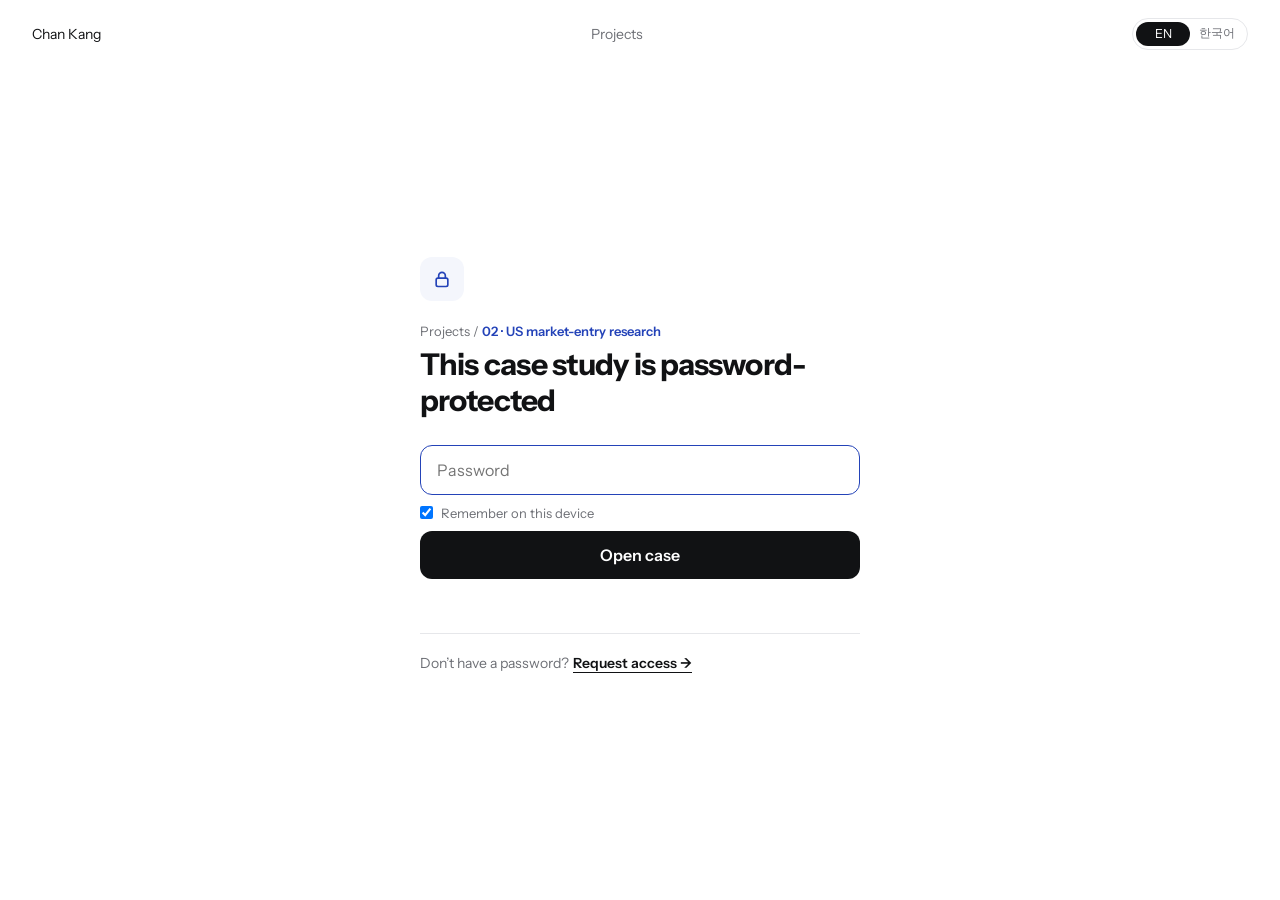
<file: work_case_us.html>
<!doctype html>
<html lang="ko" class="staticrypt-html"><head><meta charset="utf-8"><meta name="viewport" content="width=device-width,initial-scale=1">
<link rel="icon" type="image/svg+xml" href="favicon.svg">
<title>Case Study — Chan Kang</title>
<link href="https://fonts.googleapis.com/css2?family=Instrument+Sans:wght@400;500;600;700&family=Noto+Sans+KR:wght@700;800&family=IBM+Plex+Sans+KR:wght@400;500;600;700&display=swap" rel="stylesheet">
<style>
:root{--bg:#FFFFFF;--ink:#111214;--muted:#6E7076;--ac:#2443B8;--rule:#E6E7EA;--soft:#F4F6FC;--ease-out:cubic-bezier(.23,1,.32,1)}
*{box-sizing:border-box;margin:0}
.hidden{display:none!important}
body{background:var(--bg);color:var(--ink);font-family:'Instrument Sans',sans-serif;-webkit-font-smoothing:antialiased;min-height:100vh;display:flex;flex-direction:column}
body[data-lang="ko"]{font-family:'Instrument Sans','IBM Plex Sans KR',sans-serif;word-break:keep-all}
body[data-lang="ko"] h1{font-family:'Instrument Sans','Noto Sans KR',sans-serif}
body[data-lang="en"] [data-l="ko"],body[data-lang="ko"] [data-l="en"]{display:none!important}
nav{display:flex;justify-content:space-between;align-items:center;padding:18px 32px;font-size:14px}
nav a{text-decoration:none;color:inherit}
nav .links{color:var(--muted)}
.lang{display:inline-flex;border:1px solid var(--rule);border-radius:999px;padding:3px;position:relative;height:32px;width:116px;align-items:center;font-size:12.5px}
.lang button{all:unset;cursor:pointer;flex:1;display:inline-flex;align-items:center;justify-content:center;height:24px;border-radius:999px;position:relative;z-index:1;color:var(--muted);line-height:1}
.lang button:last-of-type{font-size:11.5px;letter-spacing:-.02em}
.lang button.on{color:#fff}
.lang i{position:absolute;top:3px;bottom:3px;left:3px;width:calc(50% - 3px);border-radius:999px;background:var(--ink);transition:transform .3s var(--ease-out)}
body[data-lang="ko"] .lang i{transform:translateX(100%)}
main{flex:1;display:grid;place-items:center;padding:40px 20px 80px}
.card{width:min(440px,100%)}
.lock{width:44px;height:44px;border-radius:12px;background:var(--soft);display:grid;place-items:center;color:var(--ac)}
.crumb{margin-top:22px;font-size:13px;color:var(--muted)}
.crumb b{color:var(--ac);font-weight:600}
h1{font-size:30px;letter-spacing:-.03em;line-height:1.2;margin-top:8px}
form{display:grid;gap:10px;margin-top:26px}
#staticrypt-password{font:inherit;font-size:16px;padding:14px 16px;border:1px solid var(--rule);border-radius:12px;outline:none;transition:border-color .2s;width:100%}
#staticrypt-password:focus{border-color:var(--ac)}
.row{display:flex;align-items:center;gap:8px;font-size:13px;color:var(--muted)}
.go{font:inherit;font-size:16px;font-weight:600;padding:14px;border-radius:12px;border:0;background:var(--ink);color:#fff;cursor:pointer;transition:transform 160ms var(--ease-out)}
.go:active{transform:scale(.97)}
.err{font-size:13px;color:#B23A3A;min-height:18px}
.req{margin-top:26px;padding-top:20px;border-top:1px solid var(--rule);font-size:14px;color:var(--muted)}
.req a{color:var(--ink);font-weight:600;text-decoration:none;border-bottom:1.5px solid var(--ink);margin-left:4px}
.req a:hover{color:var(--ac);border-color:var(--ac)}
#staticrypt_loading{flex:1}
@media (max-width:760px){nav{padding:14px 16px}.lang{height:28px;width:100px}.lang button{height:20px}h1{font-size:26px}}
@media (prefers-reduced-motion:reduce){*{transition:none!important}}
</style></head>
<body class="staticrypt-body" data-lang="ko">
<div id="staticrypt_loading"></div>
<div id="staticrypt_content" class="hidden" style="display:flex;flex-direction:column;flex:1">
<nav><a href="index.html"><span data-l="en">Chan Kang</span><span data-l="ko">강감찬</span></a><span class="links"><a href="work.html">Projects</a></span><span class="lang"><i></i><button data-s="en">EN</button><button data-s="ko" class="on">한국어</button></span></nav>
<main><div class="card">
 <div class="lock"><svg width="20" height="20" viewBox="0 0 24 24" fill="none" stroke="currentColor" stroke-width="2" stroke-linecap="round"><rect x="5" y="11" width="14" height="10" rx="2"/><path d="M8 11V8a4 4 0 0 1 8 0v3"/></svg></div>
 <div class="crumb">Projects / <b id="caseName"></b></div>
 <h1 data-l="ko">비밀번호로 보호된 케이스입니다</h1>
 <h1 data-l="en">This case study is password-protected</h1>
 <form id="staticrypt-form" action="#" method="post">
  <input id="staticrypt-password" type="password" name="password" autocomplete="current-password" placeholder="비밀번호" required autofocus>
  <label id="staticrypt-remember-label" class="row hidden"><input id="staticrypt-remember" type="checkbox" name="remember" checked><span data-l="ko">이 기기에서 기억하기</span><span data-l="en">Remember on this device</span></label>
  <button class="go" type="submit"><span data-l="ko">케이스 열기</span><span data-l="en">Open case</span></button>
  <div class="err" aria-live="polite"></div>
 </form>
 <div class="req"><span data-l="ko">비밀번호가 없으신가요?</span><span data-l="en">Don’t have a password?</span><a data-l="ko" href="mailto:kamchan.kang@gmail.com?subject=%EC%BC%80%EC%9D%B4%EC%8A%A4%20%EC%97%B4%EB%9E%8C%20%EC%9A%94%EC%B2%AD">열람 요청하기 →</a><a data-l="en" href="mailto:kamchan.kang@gmail.com?subject=Case%20study%20access%20request">Request access →</a></div>
</div></main>
</div>
<script>
const staticryptInitiator = ((function(){
  const exports = {};
  const cryptoEngine = ((function(){
  const exports = {};
  const { subtle } = crypto;

const IV_BITS = 16 * 8;
const HEX_BITS = 4;
const ENCRYPTION_ALGO = "AES-CBC";

/**
 * Translates between utf8 encoded hexadecimal strings
 * and Uint8Array bytes.
 */
const HexEncoder = {
    /**
     * hex string -> bytes
     * @param {string} hexString
     * @returns {Uint8Array}
     */
    parse: function (hexString) {
        if (hexString.length % 2 !== 0) throw "Invalid hexString";
        const arrayBuffer = new Uint8Array(hexString.length / 2);

        for (let i = 0; i < hexString.length; i += 2) {
            const byteValue = parseInt(hexString.substring(i, i + 2), 16);
            if (isNaN(byteValue)) {
                throw "Invalid hexString";
            }
            arrayBuffer[i / 2] = byteValue;
        }
        return arrayBuffer;
    },

    /**
     * bytes -> hex string
     * @param {Uint8Array} bytes
     * @returns {string}
     */
    stringify: function (bytes) {
        const hexBytes = [];

        for (let i = 0; i < bytes.length; ++i) {
            let byteString = bytes[i].toString(16);
            if (byteString.length < 2) {
                byteString = "0" + byteString;
            }
            hexBytes.push(byteString);
        }
        return hexBytes.join("");
    },
};

/**
 * Translates between utf8 strings and Uint8Array bytes.
 */
const UTF8Encoder = {
    parse: function (str) {
        return new TextEncoder().encode(str);
    },

    stringify: function (bytes) {
        return new TextDecoder().decode(bytes);
    },
};

/**
 * Salt and encrypt a msg with a password.
 */
async function encrypt(msg, hashedPassword) {
    // Must be 16 bytes, unpredictable, and preferably cryptographically random. However, it need not be secret.
    // https://developer.mozilla.org/en-US/docs/Web/API/SubtleCrypto/encrypt#parameters
    const iv = crypto.getRandomValues(new Uint8Array(IV_BITS / 8));

    const key = await subtle.importKey("raw", HexEncoder.parse(hashedPassword), ENCRYPTION_ALGO, false, ["encrypt"]);

    const encrypted = await subtle.encrypt(
        {
            name: ENCRYPTION_ALGO,
            iv: iv,
        },
        key,
        UTF8Encoder.parse(msg)
    );

    // iv will be 32 hex characters, we prepend it to the ciphertext for use in decryption
    return HexEncoder.stringify(iv) + HexEncoder.stringify(new Uint8Array(encrypted));
}
exports.encrypt = encrypt;

/**
 * Decrypt a salted msg using a password.
 *
 * @param {string} encryptedMsg
 * @param {string} hashedPassword
 * @returns {Promise<string>}
 */
async function decrypt(encryptedMsg, hashedPassword) {
    const ivLength = IV_BITS / HEX_BITS;
    const iv = HexEncoder.parse(encryptedMsg.substring(0, ivLength));
    const encrypted = encryptedMsg.substring(ivLength);

    const key = await subtle.importKey("raw", HexEncoder.parse(hashedPassword), ENCRYPTION_ALGO, false, ["decrypt"]);

    const outBuffer = await subtle.decrypt(
        {
            name: ENCRYPTION_ALGO,
            iv: iv,
        },
        key,
        HexEncoder.parse(encrypted)
    );

    return UTF8Encoder.stringify(new Uint8Array(outBuffer));
}
exports.decrypt = decrypt;

/**
 * Salt and hash the password so it can be stored in localStorage without opening a password reuse vulnerability.
 *
 * @param {string} password
 * @param {string} salt
 * @returns {Promise<string>}
 */
async function hashPassword(password, salt) {
    // we hash the password in multiple steps, each adding more iterations. This is because we used to allow less
    // iterations, so for backward compatibility reasons, we need to support going from that to more iterations.
    let hashedPassword = await hashLegacyRound(password, salt);

    hashedPassword = await hashSecondRound(hashedPassword, salt);

    return hashThirdRound(hashedPassword, salt);
}
exports.hashPassword = hashPassword;

/**
 * This hashes the password with 1k iterations. This is a low number, we need this function to support backwards
 * compatibility.
 *
 * @param {string} password
 * @param {string} salt
 * @returns {Promise<string>}
 */
function hashLegacyRound(password, salt) {
    return pbkdf2(password, salt, 1000, "SHA-1");
}
exports.hashLegacyRound = hashLegacyRound;

/**
 * Add a second round of iterations. This is because we used to use 1k, so for backwards compatibility with
 * remember-me/autodecrypt links, we need to support going from that to more iterations.
 *
 * @param hashedPassword
 * @param salt
 * @returns {Promise<string>}
 */
function hashSecondRound(hashedPassword, salt) {
    return pbkdf2(hashedPassword, salt, 14000, "SHA-256");
}
exports.hashSecondRound = hashSecondRound;

/**
 * Add a third round of iterations to bring total number to 600k. This is because we used to use 1k, then 15k, so for
 * backwards compatibility with remember-me/autodecrypt links, we need to support going from that to more iterations.
 *
 * @param hashedPassword
 * @param salt
 * @returns {Promise<string>}
 */
function hashThirdRound(hashedPassword, salt) {
    return pbkdf2(hashedPassword, salt, 585000, "SHA-256");
}
exports.hashThirdRound = hashThirdRound;

/**
 * Salt and hash the password so it can be stored in localStorage without opening a password reuse vulnerability.
 *
 * @param {string} password
 * @param {string} salt
 * @param {int} iterations
 * @param {string} hashAlgorithm
 * @returns {Promise<string>}
 */
async function pbkdf2(password, salt, iterations, hashAlgorithm) {
    const key = await subtle.importKey("raw", UTF8Encoder.parse(password), "PBKDF2", false, ["deriveBits"]);

    const keyBytes = await subtle.deriveBits(
        {
            name: "PBKDF2",
            hash: hashAlgorithm,
            iterations,
            salt: UTF8Encoder.parse(salt),
        },
        key,
        256
    );

    return HexEncoder.stringify(new Uint8Array(keyBytes));
}

function generateRandomSalt() {
    const bytes = crypto.getRandomValues(new Uint8Array(128 / 8));

    return HexEncoder.stringify(new Uint8Array(bytes));
}
exports.generateRandomSalt = generateRandomSalt;

async function signMessage(hashedPassword, message) {
    const key = await subtle.importKey(
        "raw",
        HexEncoder.parse(hashedPassword),
        {
            name: "HMAC",
            hash: "SHA-256",
        },
        false,
        ["sign"]
    );
    const signature = await subtle.sign("HMAC", key, UTF8Encoder.parse(message));

    return HexEncoder.stringify(new Uint8Array(signature));
}
exports.signMessage = signMessage;

function getRandomAlphanum() {
    const possibleCharacters = "abcdefghijklmnopqrstuvwxyzABCDEFGHIJKLMNOPQRSTUVWXYZ0123456789";

    let byteArray;
    let parsedInt;

    // Keep generating new random bytes until we get a value that falls
    // within a range that can be evenly divided by possibleCharacters.length
    do {
        byteArray = crypto.getRandomValues(new Uint8Array(1));
        // extract the lowest byte to get an int from 0 to 255 (probably unnecessary, since we're only generating 1 byte)
        parsedInt = byteArray[0] & 0xff;
    } while (parsedInt >= 256 - (256 % possibleCharacters.length));

    // Take the modulo of the parsed integer to get a random number between 0 and totalLength - 1
    const randomIndex = parsedInt % possibleCharacters.length;

    return possibleCharacters[randomIndex];
}

/**
 * Generate a random string of a given length.
 *
 * @param {int} length
 * @returns {string}
 */
function generateRandomString(length) {
    let randomString = "";

    for (let i = 0; i < length; i++) {
        randomString += getRandomAlphanum();
    }

    return randomString;
}
exports.generateRandomString = generateRandomString;

  return exports;
})());
const codec = ((function(){
  const exports = {};
  /**
 * Initialize the codec with the provided cryptoEngine - this return functions to encode and decode messages.
 *
 * @param cryptoEngine - the engine to use for encryption / decryption
 */
function init(cryptoEngine) {
    const exports = {};

    /**
     * Top-level function for encoding a message.
     * Includes password hashing, encryption, and signing.
     *
     * @param {string} msg
     * @param {string} password
     * @param {string} salt
     *
     * @returns {string} The encoded text
     */
    async function encode(msg, password, salt) {
        const hashedPassword = await cryptoEngine.hashPassword(password, salt);

        const encrypted = await cryptoEngine.encrypt(msg, hashedPassword);

        // we use the hashed password in the HMAC because this is effectively what will be used a password (so we can store
        // it in localStorage safely, we don't use the clear text password)
        const hmac = await cryptoEngine.signMessage(hashedPassword, encrypted);

        return hmac + encrypted;
    }
    exports.encode = encode;

    /**
     * Encode using a password that has already been hashed. This is useful to encode multiple messages in a row, that way
     * we don't need to hash the password multiple times.
     *
     * @param {string} msg
     * @param {string} hashedPassword
     *
     * @returns {string} The encoded text
     */
    async function encodeWithHashedPassword(msg, hashedPassword) {
        const encrypted = await cryptoEngine.encrypt(msg, hashedPassword);

        // we use the hashed password in the HMAC because this is effectively what will be used a password (so we can store
        // it in localStorage safely, we don't use the clear text password)
        const hmac = await cryptoEngine.signMessage(hashedPassword, encrypted);

        return hmac + encrypted;
    }
    exports.encodeWithHashedPassword = encodeWithHashedPassword;

    /**
     * Top-level function for decoding a message.
     * Includes signature check and decryption.
     *
     * @param {string} signedMsg
     * @param {string} hashedPassword
     * @param {string} salt
     * @param {int} backwardCompatibleAttempt
     * @param {string} originalPassword
     *
     * @returns {Object} {success: true, decoded: string} | {success: false, message: string}
     */
    async function decode(signedMsg, hashedPassword, salt, backwardCompatibleAttempt = 0, originalPassword = "") {
        const encryptedHMAC = signedMsg.substring(0, 64);
        const encryptedMsg = signedMsg.substring(64);
        const decryptedHMAC = await cryptoEngine.signMessage(hashedPassword, encryptedMsg);

        if (decryptedHMAC !== encryptedHMAC) {
            // we have been raising the number of iterations in the hashing algorithm multiple times, so to support the old
            // remember-me/autodecrypt links we need to try bringing the old hashes up to speed.
            originalPassword = originalPassword || hashedPassword;
            if (backwardCompatibleAttempt === 0) {
                const updatedHashedPassword = await cryptoEngine.hashThirdRound(originalPassword, salt);

                return decode(signedMsg, updatedHashedPassword, salt, backwardCompatibleAttempt + 1, originalPassword);
            }
            if (backwardCompatibleAttempt === 1) {
                let updatedHashedPassword = await cryptoEngine.hashSecondRound(originalPassword, salt);
                updatedHashedPassword = await cryptoEngine.hashThirdRound(updatedHashedPassword, salt);

                return decode(signedMsg, updatedHashedPassword, salt, backwardCompatibleAttempt + 1, originalPassword);
            }

            return { success: false, message: "Signature mismatch" };
        }

        return {
            success: true,
            decoded: await cryptoEngine.decrypt(encryptedMsg, hashedPassword),
        };
    }
    exports.decode = decode;

    return exports;
}
exports.init = init;

  return exports;
})());
const decode = codec.init(cryptoEngine).decode;

/**
 * Initialize the staticrypt module, that exposes functions callbable by the password_template.
 *
 * @param {{
 *  staticryptEncryptedMsgUniqueVariableName: string,
 *  isRememberEnabled: boolean,
 *  rememberDurationInDays: number,
 *  staticryptSaltUniqueVariableName: string,
 * }} staticryptConfig - object of data that is stored on the password_template at encryption time.
 *
 * @param {{
 *  rememberExpirationKey: string,
 *  rememberPassphraseKey: string,
 *  replaceHtmlCallback: function,
 *  clearLocalStorageCallback: function,
 * }} templateConfig - object of data that can be configured by a custom password_template.
 */
function init(staticryptConfig, templateConfig) {
    const exports = {};

    /**
     * Decrypt our encrypted page, replace the whole HTML.
     *
     * @param {string} hashedPassword
     * @returns {Promise<boolean>}
     */
    async function decryptAndReplaceHtml(hashedPassword) {
        const { staticryptEncryptedMsgUniqueVariableName, staticryptSaltUniqueVariableName } = staticryptConfig;
        const { replaceHtmlCallback } = templateConfig;

        const result = await decode(
            staticryptEncryptedMsgUniqueVariableName,
            hashedPassword,
            staticryptSaltUniqueVariableName
        );
        if (!result.success) {
            return false;
        }
        const plainHTML = result.decoded;

        // if the user configured a callback call it, otherwise just replace the whole HTML
        if (typeof replaceHtmlCallback === "function") {
            replaceHtmlCallback(plainHTML);
        } else {
            document.write(plainHTML);
            document.close();
        }

        return true;
    }

    /**
     * Attempt to decrypt the page and replace the whole HTML.
     *
     * @param {string} password
     * @param {boolean} isRememberChecked
     *
     * @returns {Promise<{isSuccessful: boolean, hashedPassword?: string}>} - we return an object, so that if we want to
     *   expose more information in the future we can do it without breaking the password_template
     */
    async function handleDecryptionOfPage(password, isRememberChecked) {
        const { staticryptSaltUniqueVariableName } = staticryptConfig;

        // decrypt and replace the whole page
        const hashedPassword = await cryptoEngine.hashPassword(password, staticryptSaltUniqueVariableName);
        return handleDecryptionOfPageFromHash(hashedPassword, isRememberChecked);
    }
    exports.handleDecryptionOfPage = handleDecryptionOfPage;

    async function handleDecryptionOfPageFromHash(hashedPassword, isRememberChecked) {
        const { isRememberEnabled, rememberDurationInDays } = staticryptConfig;
        const { rememberExpirationKey, rememberPassphraseKey } = templateConfig;

        const isDecryptionSuccessful = await decryptAndReplaceHtml(hashedPassword);

        if (!isDecryptionSuccessful) {
            return {
                isSuccessful: false,
                hashedPassword,
            };
        }

        // remember the hashedPassword and set its expiration if necessary
        if (isRememberEnabled && isRememberChecked) {
            window.localStorage.setItem(rememberPassphraseKey, hashedPassword);

            // set the expiration if the duration isn't 0 (meaning no expiration)
            if (rememberDurationInDays > 0) {
                window.localStorage.setItem(
                    rememberExpirationKey,
                    (new Date().getTime() + rememberDurationInDays * 24 * 60 * 60 * 1000).toString()
                );
            }
        }

        return {
            isSuccessful: true,
            hashedPassword,
        };
    }
    exports.handleDecryptionOfPageFromHash = handleDecryptionOfPageFromHash;

    /**
     * Clear localstorage from staticrypt related values
     */
    function clearLocalStorage() {
        const { clearLocalStorageCallback, rememberExpirationKey, rememberPassphraseKey } = templateConfig;

        if (typeof clearLocalStorageCallback === "function") {
            clearLocalStorageCallback();
        } else {
            localStorage.removeItem(rememberPassphraseKey);
            localStorage.removeItem(rememberExpirationKey);
        }
    }

    async function handleDecryptOnLoad() {
        let isSuccessful = await decryptOnLoadFromUrl();

        if (!isSuccessful) {
            isSuccessful = await decryptOnLoadFromRememberMe();
        }

        return { isSuccessful };
    }
    exports.handleDecryptOnLoad = handleDecryptOnLoad;

    /**
     * Clear storage if we are logging out
     *
     * @returns {boolean} - whether we logged out
     */
    function logoutIfNeeded() {
        const logoutKey = "staticrypt_logout";

        // handle logout through query param
        const queryParams = new URLSearchParams(window.location.search);
        if (queryParams.has(logoutKey)) {
            clearLocalStorage();
            return true;
        }

        // handle logout through URL fragment
        const hash = window.location.hash.substring(1);
        if (hash.includes(logoutKey)) {
            clearLocalStorage();
            return true;
        }

        return false;
    }

    /**
     * To be called on load: check if we want to try to decrypt and replace the HTML with the decrypted content, and
     * try to do it if needed.
     *
     * @returns {Promise<boolean>} true if we derypted and replaced the whole page, false otherwise
     */
    async function decryptOnLoadFromRememberMe() {
        const { rememberDurationInDays } = staticryptConfig;
        const { rememberExpirationKey, rememberPassphraseKey } = templateConfig;

        // if we are login out, terminate
        if (logoutIfNeeded()) {
            return false;
        }

        // if there is expiration configured, check if we're not beyond the expiration
        if (rememberDurationInDays && rememberDurationInDays > 0) {
            const expiration = localStorage.getItem(rememberExpirationKey),
                isExpired = expiration && new Date().getTime() > parseInt(expiration);

            if (isExpired) {
                clearLocalStorage();
                return false;
            }
        }

        const hashedPassword = localStorage.getItem(rememberPassphraseKey);

        if (hashedPassword) {
            // try to decrypt
            const isDecryptionSuccessful = await decryptAndReplaceHtml(hashedPassword);

            // if the decryption is unsuccessful the password might be wrong - silently clear the saved data and let
            // the user fill the password form again
            if (!isDecryptionSuccessful) {
                clearLocalStorage();
                return false;
            }

            return true;
        }

        return false;
    }

    async function decryptOnLoadFromUrl() {
        const passwordKey = "staticrypt_pwd";
        const rememberMeKey = "remember_me";

        // try to get the password from the query param (for backward compatibility - we now want to avoid this method,
        // since it sends the hashed password to the server which isn't needed)
        const queryParams = new URLSearchParams(window.location.search);
        const hashedPasswordQuery = queryParams.get(passwordKey);
        const rememberMeQuery = queryParams.get(rememberMeKey);

        const urlFragment = window.location.hash.substring(1);
        // get the password from the url fragment
        const hashedPasswordRegexMatch = urlFragment.match(new RegExp(passwordKey + "=([^&]*)"));
        const hashedPasswordFragment = hashedPasswordRegexMatch ? hashedPasswordRegexMatch[1] : null;
        const rememberMeFragment = urlFragment.includes(rememberMeKey);

        const hashedPassword = hashedPasswordFragment || hashedPasswordQuery;
        const rememberMe = rememberMeFragment || rememberMeQuery;

        if (hashedPassword) {
            return handleDecryptionOfPageFromHash(hashedPassword, rememberMe);
        }

        return false;
    }

    return exports;
}
exports.init = init;

  return exports;
})());
const templateError = "Bad password!",
    isRememberEnabled = true,
    staticryptConfig = {"staticryptEncryptedMsgUniqueVariableName":"[base64]","isRememberEnabled":true,"rememberDurationInDays":30,"staticryptSaltUniqueVariableName":"bfd77b134c5f2ef31bd4fdd44d6126b9"};
const CASES = {
  "01": {ko: "01 · 프리미엄 수익화 재설계", en: "01 · Premium monetization redesign"},
  "02": {ko: "02 · 미국 시장 진출 통합 리서치", en: "02 · US market-entry research"},
  "03": {ko: "03 · 글로벌 앱 네이밍 서베이", en: "03 · Global app naming survey"},
  "04": {ko: "04 · 터치 헤드폰 제스처 사용성 실험", en: "04 · Touch-headphone gesture experiment"}
};
const caseKey = "02";
const templateConfig = {rememberExpirationKey: "staticrypt_expiration", rememberPassphraseKey: "staticrypt_passphrase", replaceHtmlCallback: null, clearLocalStorageCallback: null};
const staticrypt = staticryptInitiator.init(staticryptConfig, templateConfig);

function setLang(l) {
  try { localStorage.setItem("lang", l) } catch (e) {}
  document.body.dataset.lang = l; document.documentElement.lang = l;
  document.querySelectorAll(".lang button").forEach(b => b.classList.toggle("on", b.dataset.s === l));
  document.getElementById("staticrypt-password").placeholder = l === "ko" ? "비밀번호" : "Password";
  const c = CASES[caseKey]; document.getElementById("caseName").textContent = c ? c[l] : "";
}
document.querySelectorAll(".lang button").forEach(b => b.onclick = () => setLang(b.dataset.s));
setLang(new URLSearchParams(location.search).get("lang") || (function () { try { return localStorage.getItem("lang") } catch (e) { return null } })() || "ko");

window.onload = async function () {
  const { isSuccessful } = await staticrypt.handleDecryptOnLoad();
  if (!isSuccessful) {
    document.getElementById("staticrypt_loading").classList.add("hidden");
    document.getElementById("staticrypt_content").classList.remove("hidden");
    document.getElementById("staticrypt-password").focus();
    if (isRememberEnabled) document.getElementById("staticrypt-remember-label").classList.remove("hidden");
  }
};
document.getElementById("staticrypt-form").addEventListener("submit", async function (e) {
  e.preventDefault();
  const password = document.getElementById("staticrypt-password").value,
    remember = document.getElementById("staticrypt-remember").checked;
  const { isSuccessful } = await staticrypt.handleDecryptionOfPage(password, remember);
  if (!isSuccessful) document.querySelector(".err").textContent = document.body.dataset.lang === "ko" ? "비밀번호가 맞지 않아요." : "That password doesn’t match.";
});
</script>
</body></html>
</file>
<file: site.css>
/* Site-wide overrides. Loaded last on every page, including locked case pages after unlock. */

/* Resume request modal, shared by every page (built in site.js) */
.cvm{position:fixed;inset:0;z-index:100;background:rgba(17,18,20,.35);backdrop-filter:blur(4px);-webkit-backdrop-filter:blur(4px);display:flex;align-items:center;justify-content:center;padding:16px}
.cvm[hidden]{display:none}
.cvbox{position:relative;width:min(420px,100%);background:#fff;color:var(--ink,#111214);border-radius:18px;padding:28px 26px 24px;box-shadow:0 30px 60px -20px rgba(0,0,0,.35);text-align:left;transition:opacity 200ms cubic-bezier(.23,1,.32,1),transform 200ms cubic-bezier(.23,1,.32,1)}
@starting-style{.cvm:not([hidden]) .cvbox{opacity:0;transform:scale(.96)}}
.cvbox h3{margin:0;font-size:22px;letter-spacing:-.02em;line-height:1.25}
.cvbox .d{font-size:14px;color:var(--muted,#6E7076);margin:6px 0 0}
.cvbox .x{all:unset;position:absolute;right:14px;top:10px;cursor:pointer;font-size:24px;line-height:1;color:var(--muted,#6E7076);padding:4px 8px}
.cvbox .pane{display:grid;gap:8px;margin-top:14px}
.cvbox input{min-width:0;font:inherit;font-size:15px;padding:12px 14px;border:1px solid var(--rule,#E6E7EA);border-radius:10px;background:#fff;color:inherit}
.cvbox .go2{font:inherit;font-size:15px;font-weight:600;padding:13px;border-radius:10px;border:0;background:var(--ink,#111214);color:#fff;cursor:pointer;margin-top:4px;transition:transform 160ms cubic-bezier(.23,1,.32,1)}
.cvbox .go2:active{transform:scale(.97)}
.cvbox .go2:disabled{opacity:.6;cursor:default}
.cvbox .cvmsg{font-size:13.5px;color:var(--muted,#6E7076);margin:2px 0 0}.cvbox .cvmsg:empty{display:none}
.cvbox .cvmsg a,.cvbox .cvdone a{color:var(--ac,#2443B8)}
.cvbox .cvdone{font-size:15px;line-height:1.55;padding:6px 0;margin:0}
@media (prefers-reduced-motion:reduce){.cvbox,.cvbox .go2{transition:none}}

/* Bigger invisible tap areas for small links and buttons (looks unchanged) */
.links a,.lang button,.mailx,.go3,.rail button,nav>a:first-child{position:relative}
.links a::after,.mailx::after,.go3::after,nav>a:first-child::after{content:'';position:absolute;left:-8px;right:-8px;top:50%;height:44px;transform:translateY(-50%)}
.lang button::after{content:'';position:absolute;left:0;right:0;top:50%;height:44px;transform:translateY(-50%)}
.rail button::after{content:'';position:absolute;left:-10px;right:-10px;top:50%;height:32px;transform:translateY(-50%)}

/* Nav controls: one step larger */
nav{font-size:15px}
nav .links{font-size:15px}
nav .rbtn{height:36px!important;padding:0 16px!important;font-size:14px!important}
nav .lang{height:36px!important;width:128px!important;font-size:13.5px!important}
nav .lang button{height:28px!important}
nav .lang button:last-of-type{font-size:13px!important}
@media (max-width:760px){
 nav{font-size:14px}nav .links{font-size:14px}
 nav .rbtn{height:32px!important;padding:0 12px!important;font-size:13px!important}
 nav .lang{height:32px!important;width:104px!important;font-size:12.5px!important}
 nav .lang button{height:26px!important}
 nav .lang button:last-of-type{font-size:12px!important}
}

/* Keyboard focus: visible ring for links, buttons and fields (keyboard only, not mouse clicks) */
html body :is(a,button,input,select,textarea,summary,[tabindex]:not([tabindex="-1"])):focus-visible{outline:2px solid #2443B8!important;outline-offset:2px!important;border-radius:6px}
html body .lang button:focus-visible{outline-offset:-2px!important;border-radius:999px}
html body .cvbox input:focus-visible{outline-offset:0!important;border-radius:10px}

/* Nav: resume as a text link beside Projects; on phones the language pill becomes one text link to the other language */
html body nav .links .rbtn{all:unset;cursor:pointer;color:var(--muted,#6E7076);font:inherit;font-size:inherit!important;height:auto!important;padding:0!important;border:0!important;background:none!important;position:relative;transition:color .2s ease}
html body nav .links .rbtn:hover{color:var(--ink,#111214)}
html body nav .links .rbtn:active{transform:none}
@media (max-width:760px){
 html body nav .lang{width:auto!important;height:auto!important;border:0!important;padding:0!important;background:none!important}
 html body nav .lang i,html body nav .lang button.on{display:none!important}
 html body nav .lang button:not(.on){height:auto!important;padding:0!important;color:var(--muted,#6E7076)!important;font-size:14px!important;letter-spacing:0}
}

/* Same nav on every page: Instrument Sans for Latin, IBM Plex Sans KR for Korean; same height on phones */
html body nav,html body nav a,html body nav button{font-family:'Instrument Sans','IBM Plex Sans KR',sans-serif!important}
@media (max-width:760px){html body nav{padding:12px 16px!important}}
</file>
